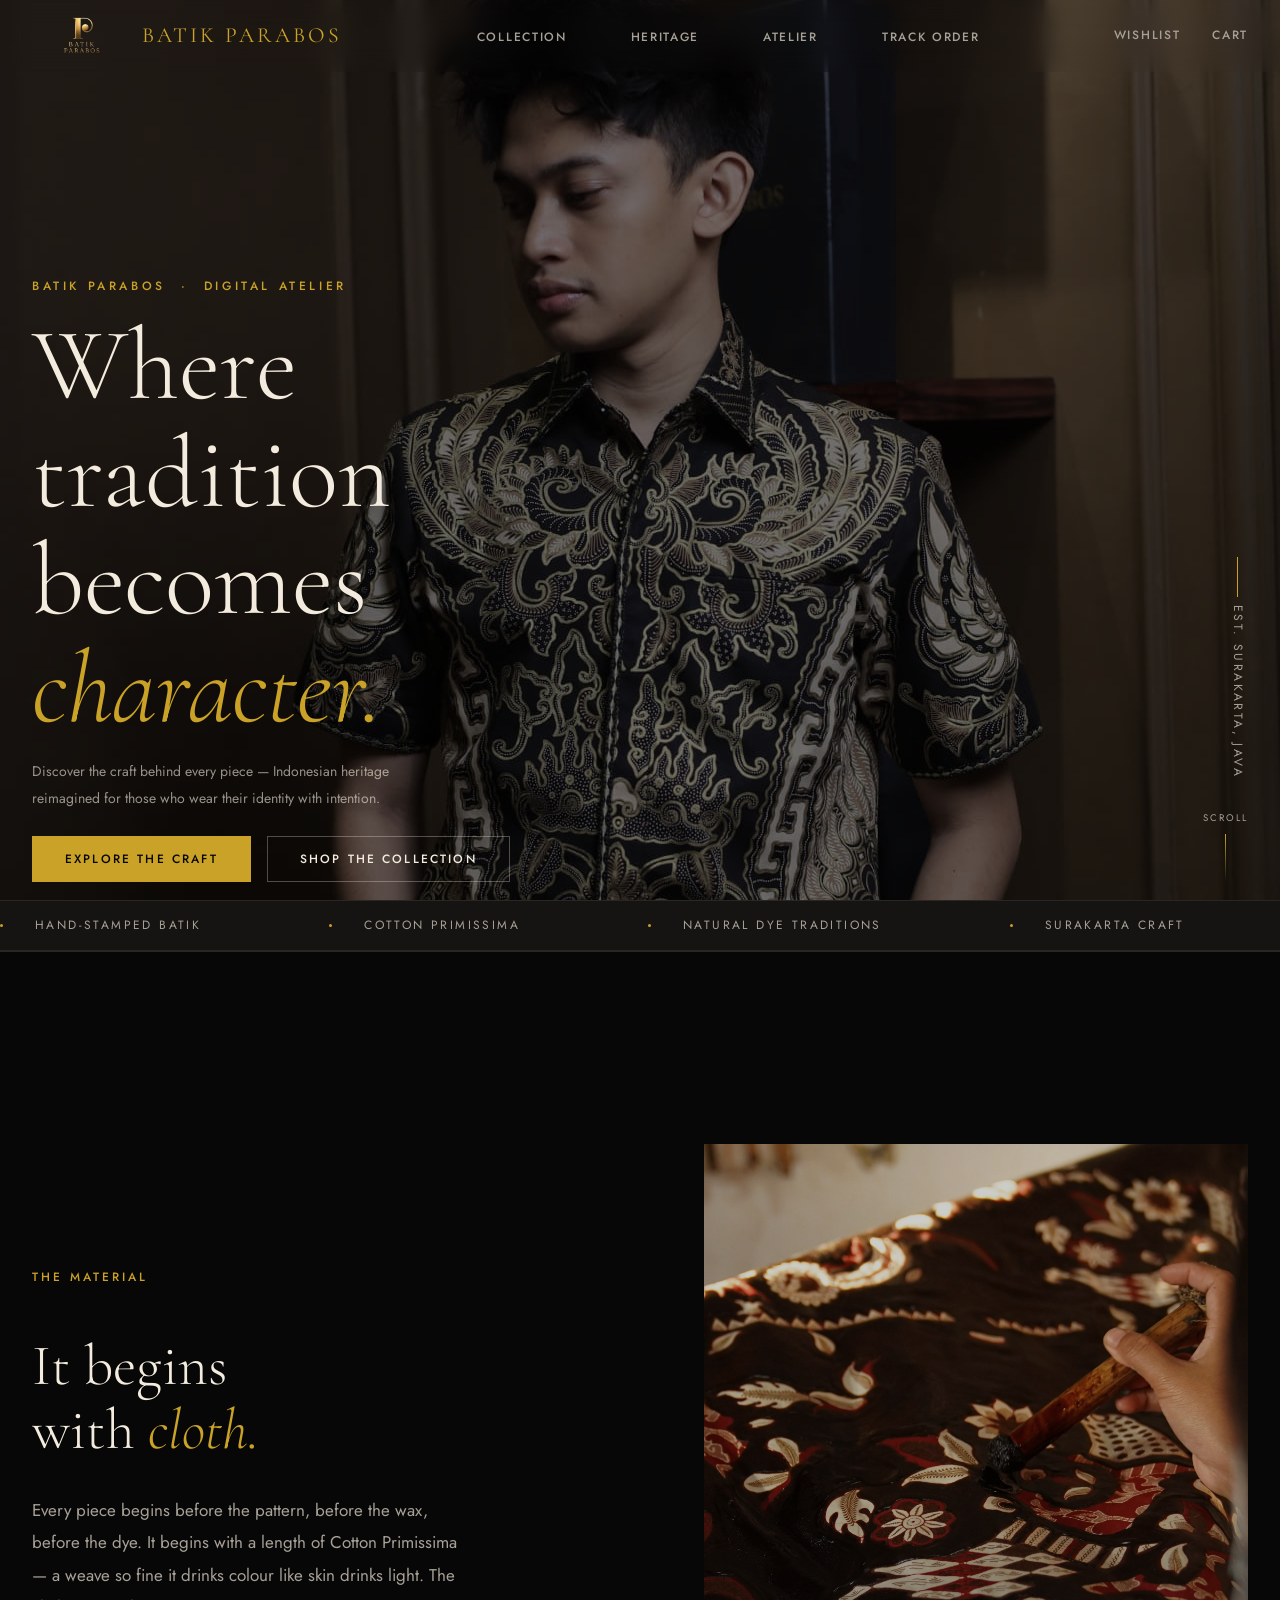
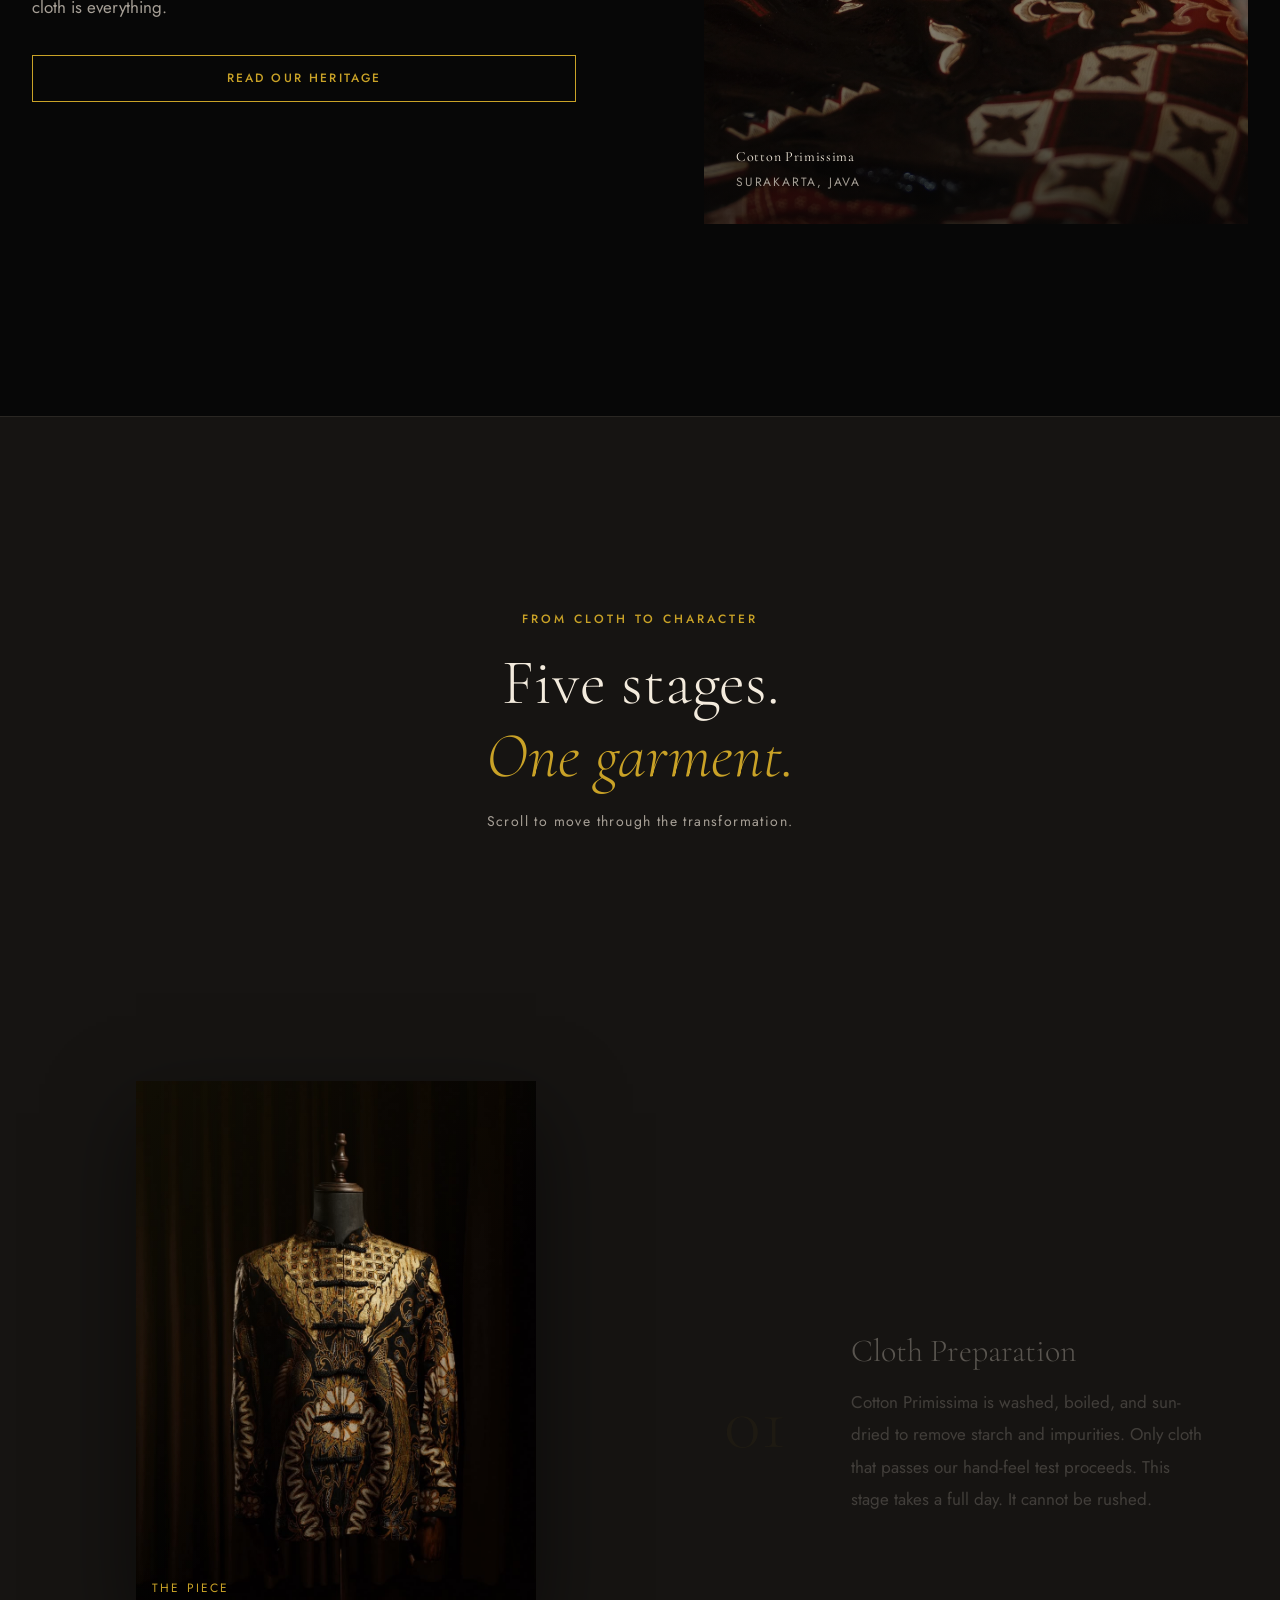
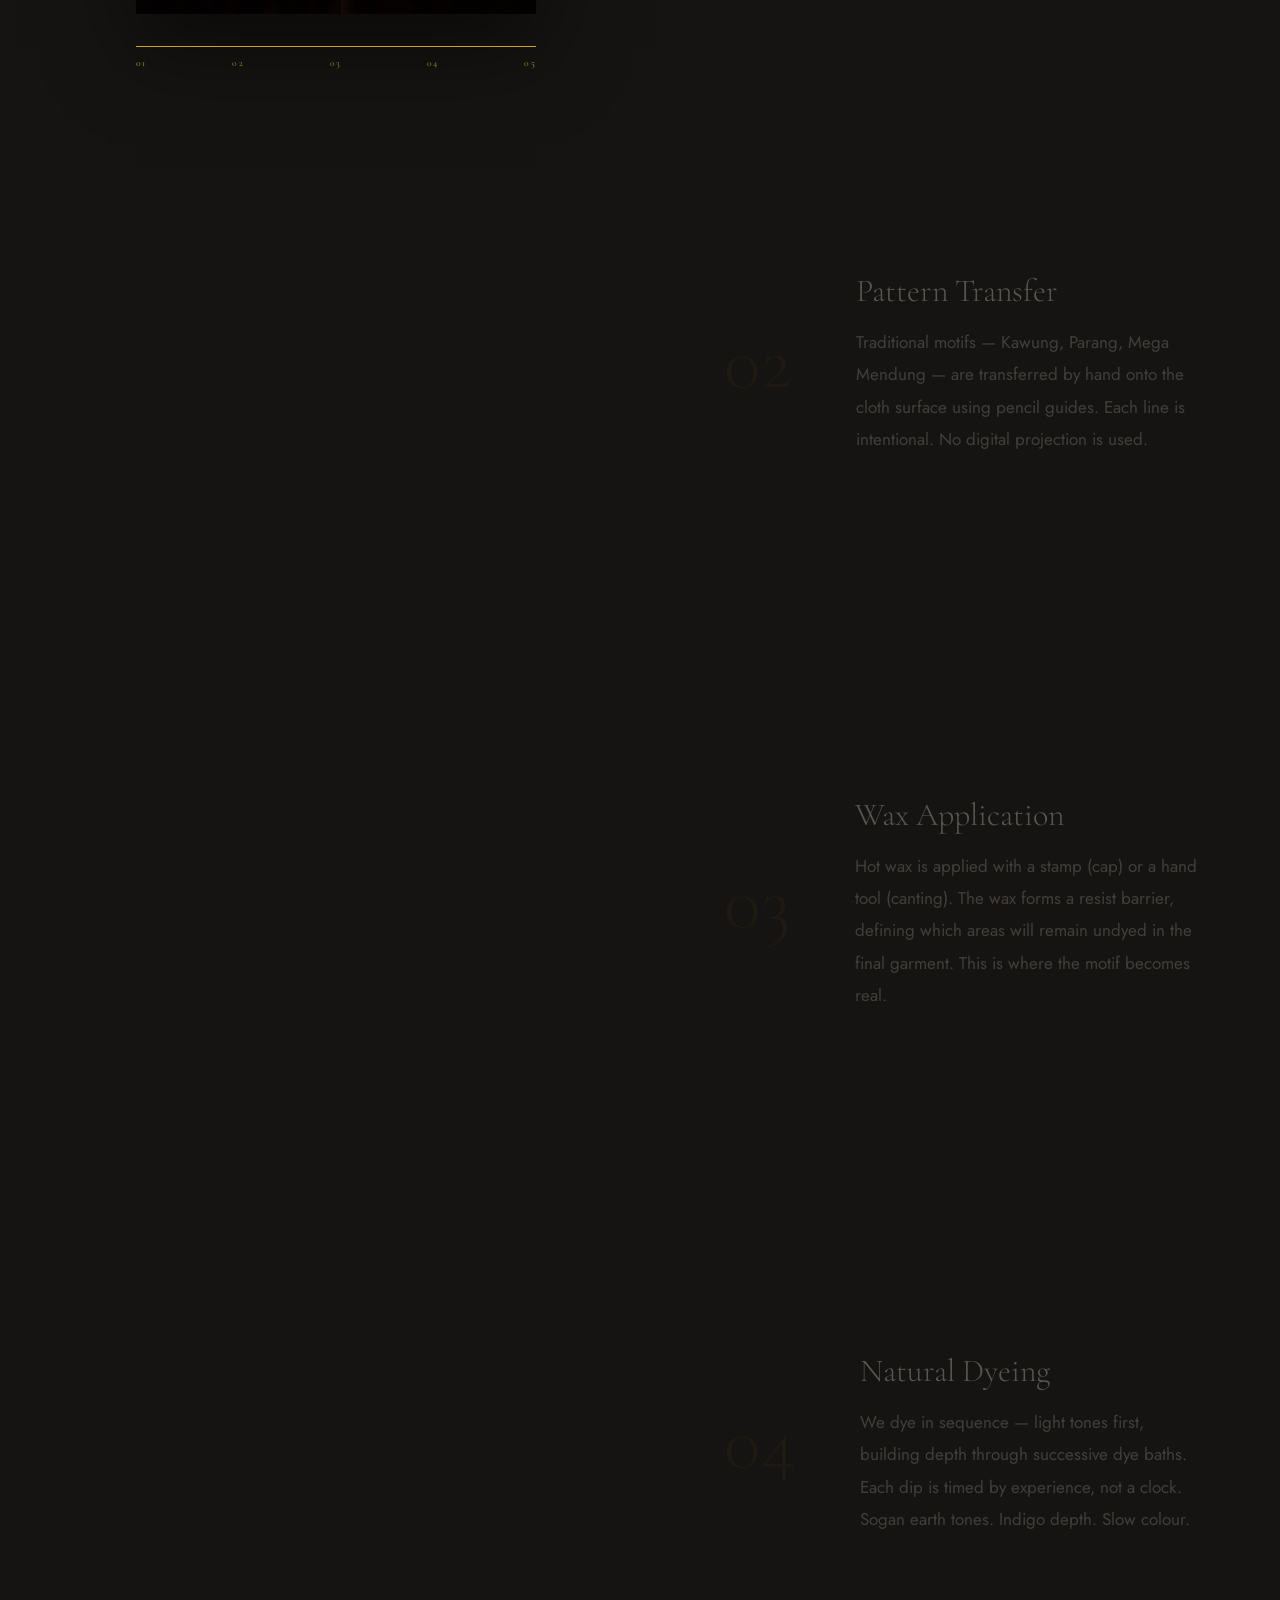
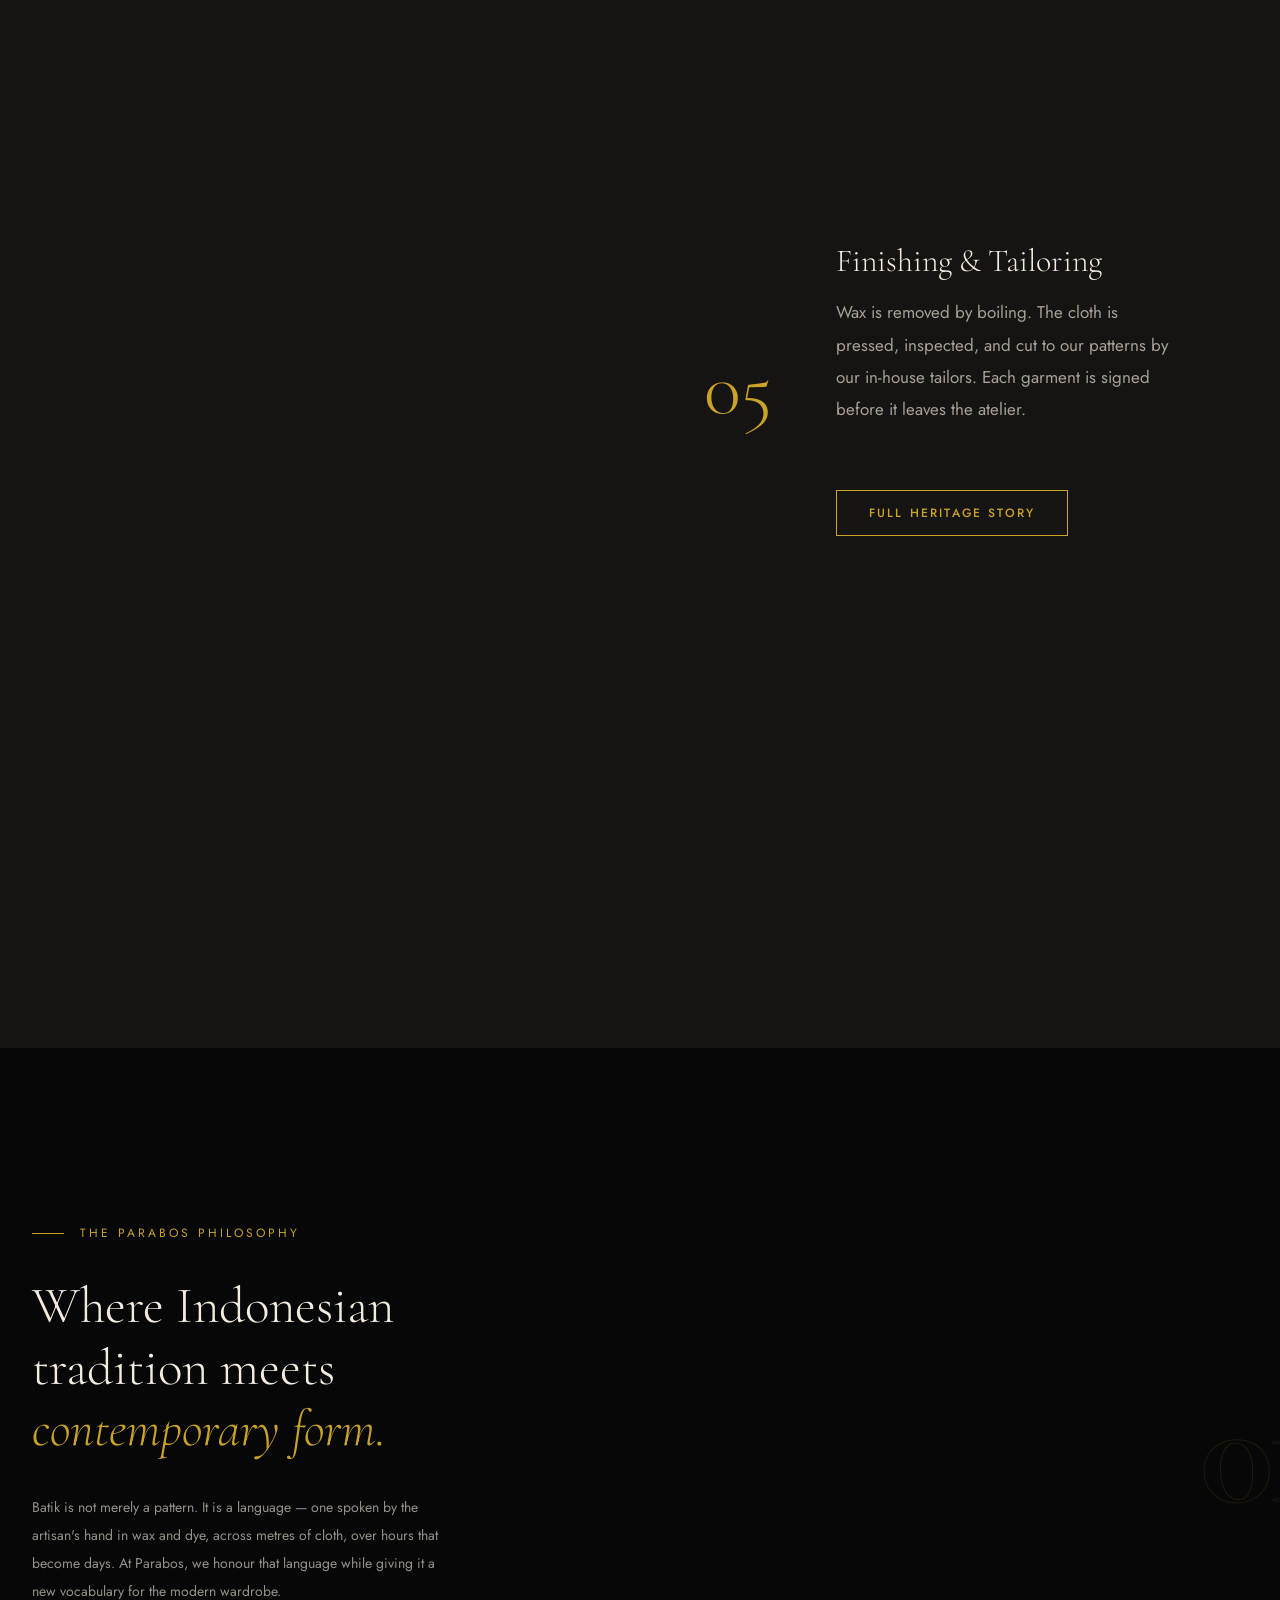
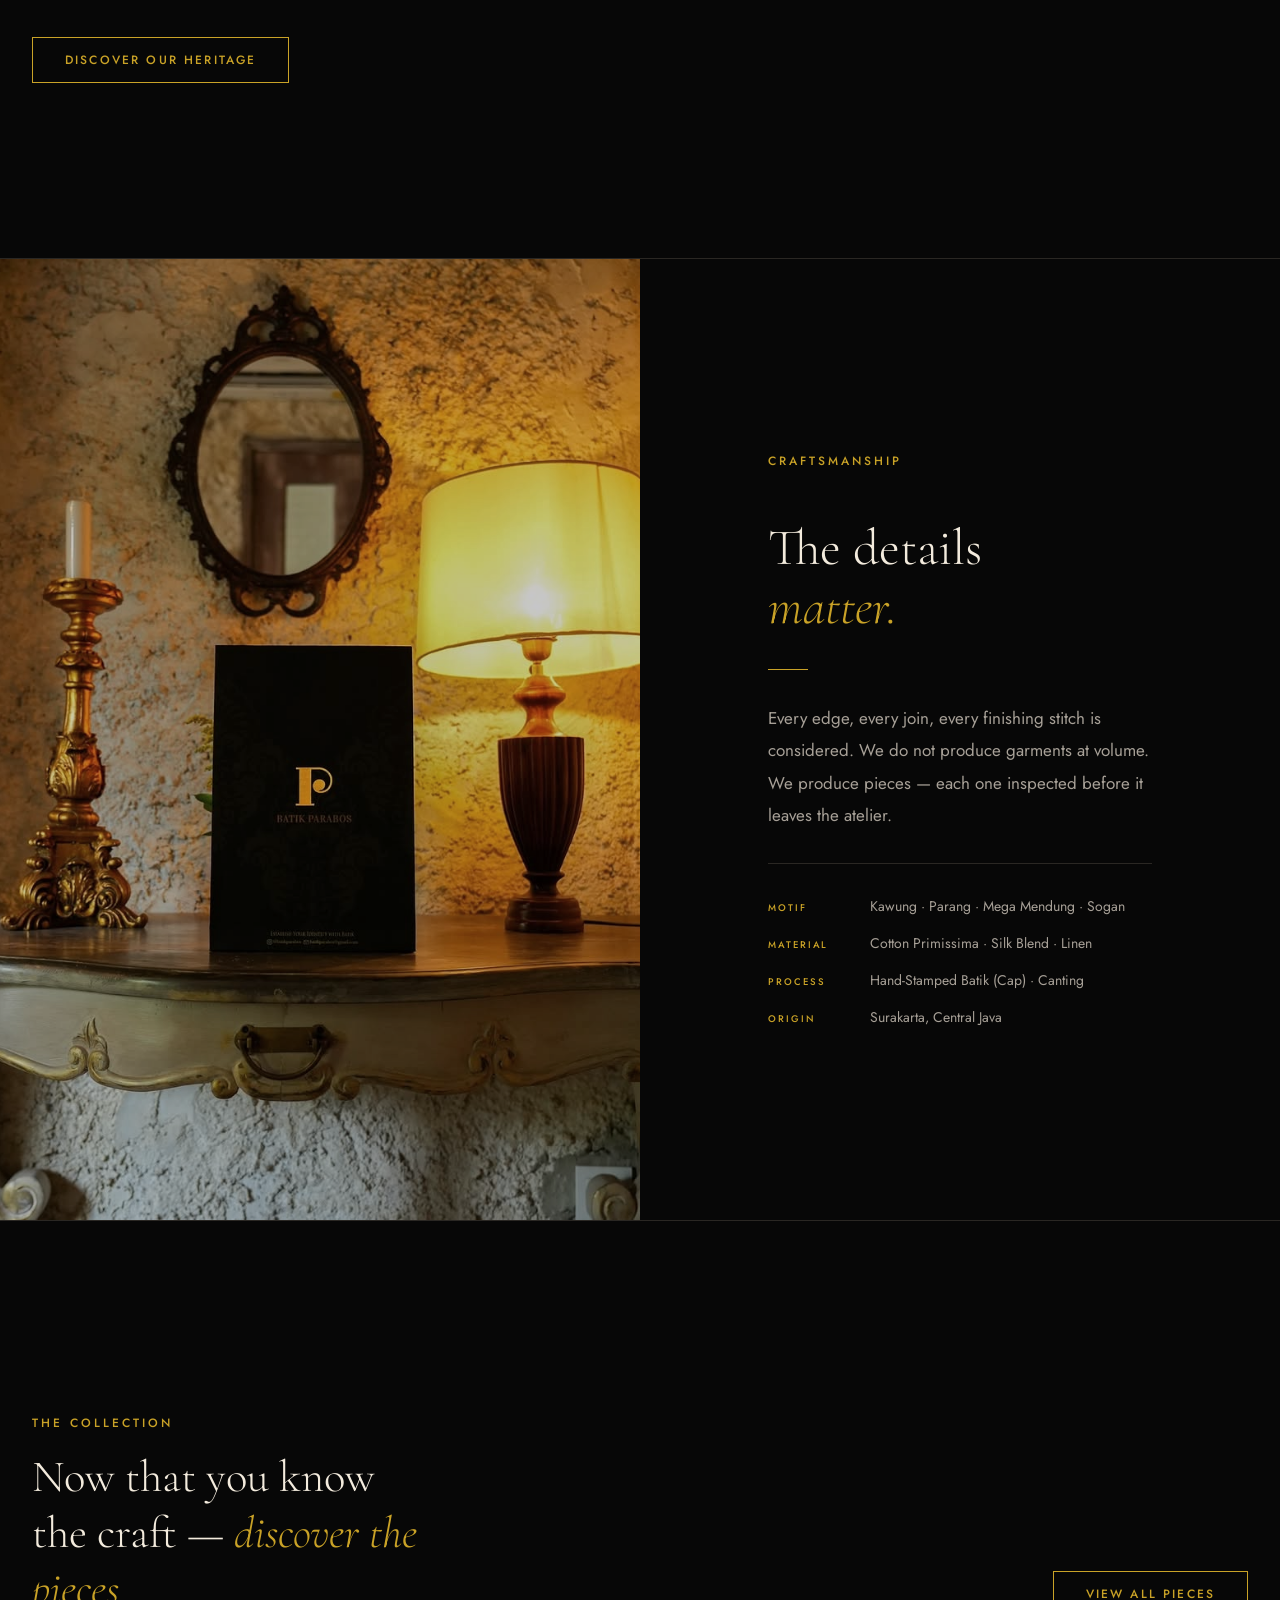
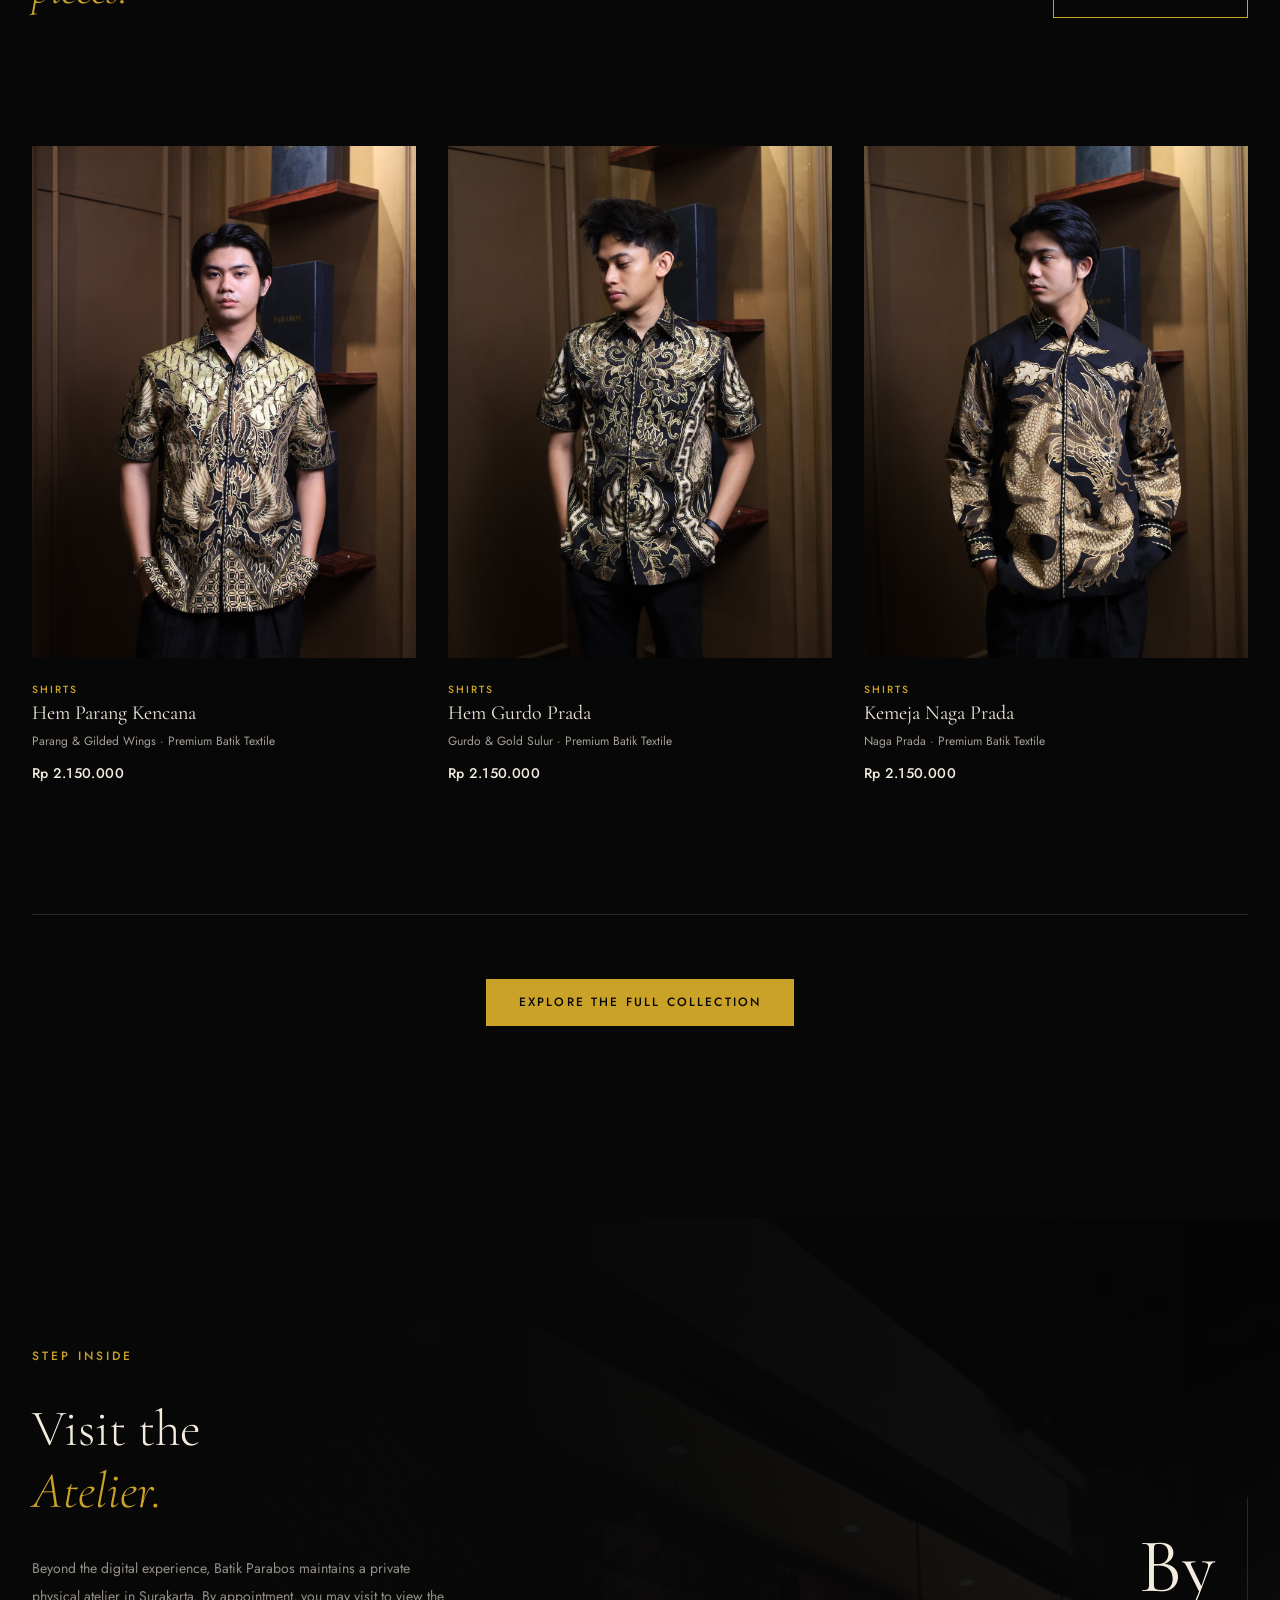
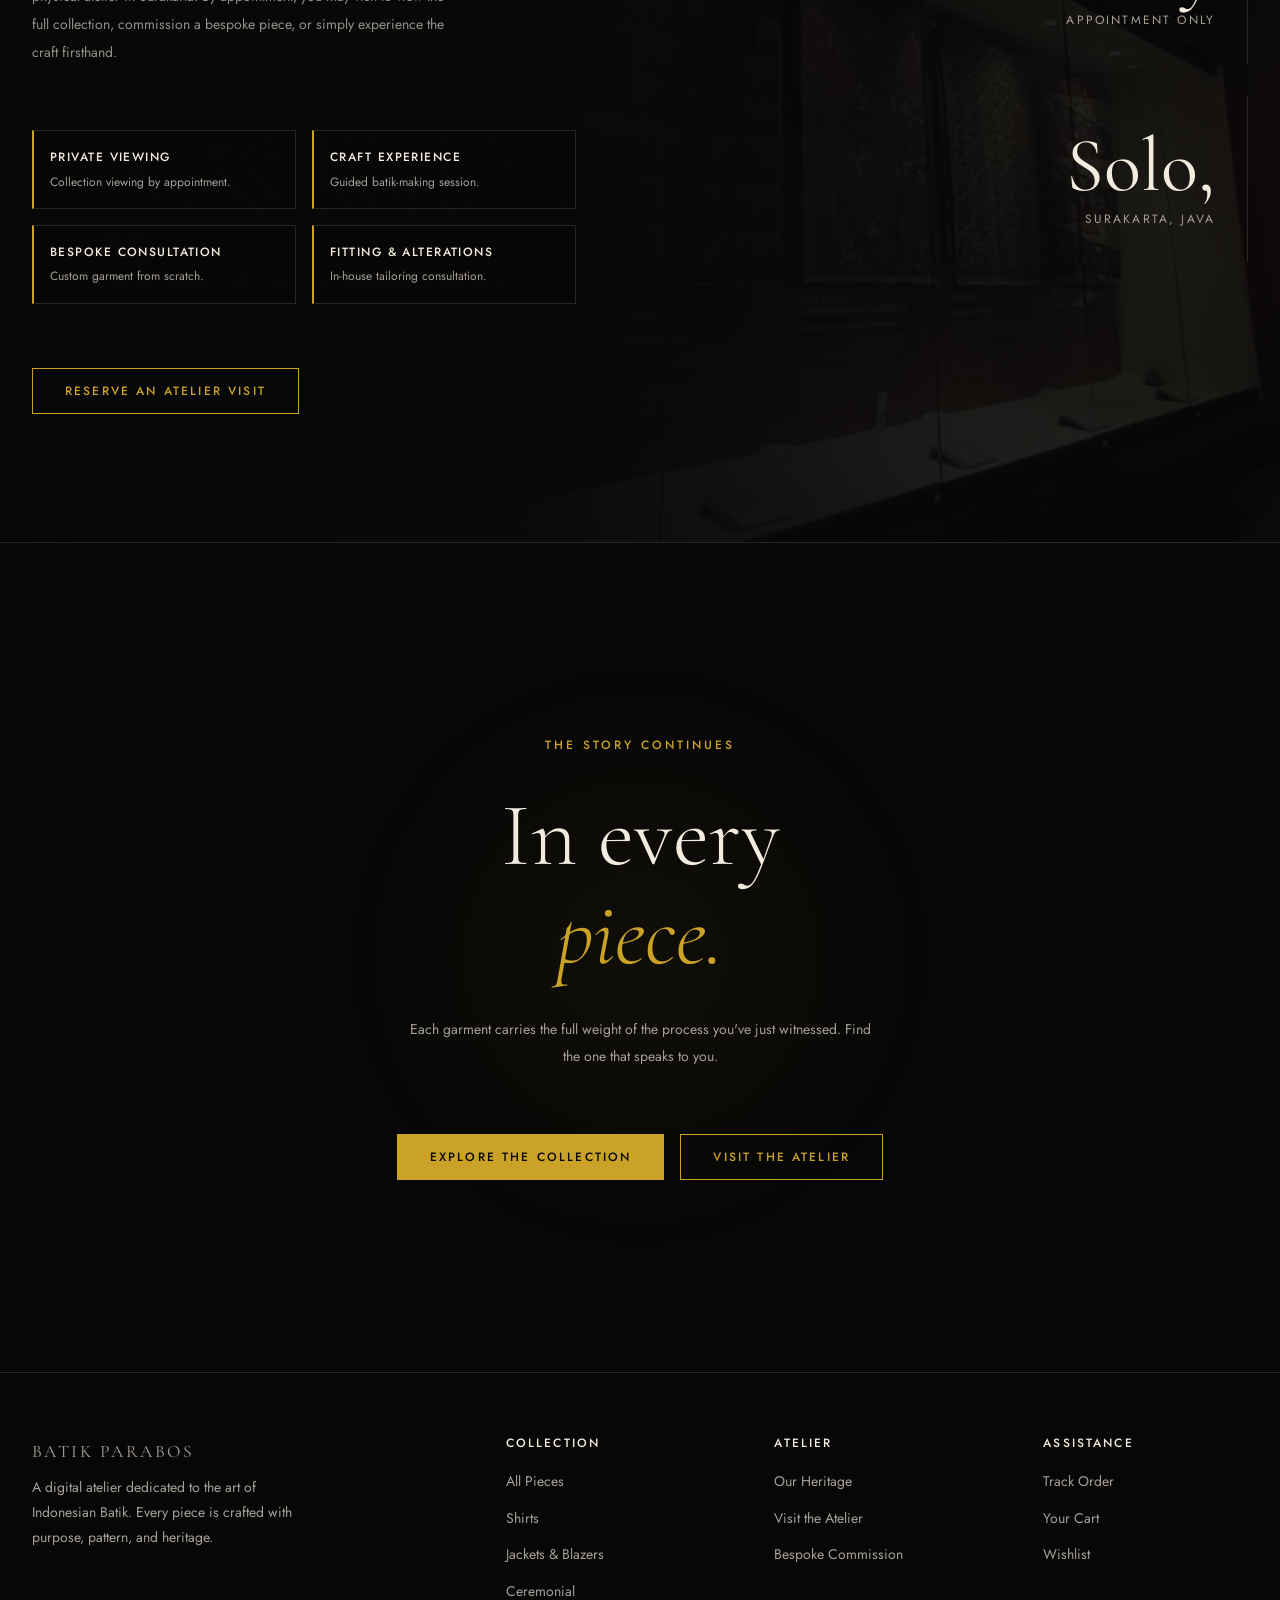
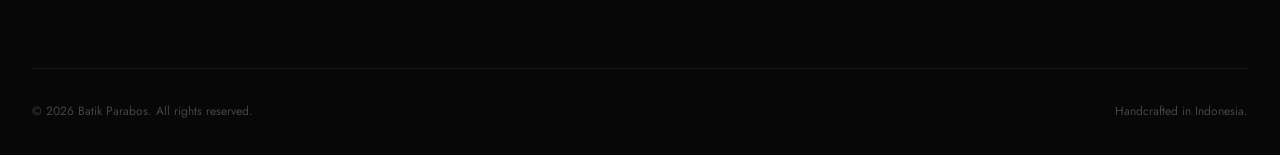
<file: index.html>
<!DOCTYPE html>
<html lang="en">
<head>
  <meta charset="UTF-8">
  <meta name="viewport" content="width=device-width, initial-scale=1.0">

  <title>Batik Parabos — Digital Atelier</title>
  <meta name="description" content="Batik Parabos is a digital atelier celebrating the art of Indonesian Batik. Where tradition becomes character — discover the craft behind every piece.">

  <!-- Open Graph -->
  <meta property="og:title" content="Batik Parabos — Digital Atelier">
  <meta property="og:description" content="Where tradition becomes character. Discover the craft behind every piece.">
  <meta property="og:type" content="website">

  <!-- Preconnect for Google Fonts -->
  <link rel="preconnect" href="https://fonts.googleapis.com">
  <link rel="preconnect" href="https://fonts.gstatic.com" crossorigin>

  <!-- Foundation CSS -->
  <link rel="stylesheet" href="css/variables.css">
  <link rel="stylesheet" href="css/global.css">
  <link rel="stylesheet" href="css/components.css">

  <!-- Page-specific CSS -->
  <link rel="stylesheet" href="css/homepage.css">
</head>

<body>
  <!--
    Navbar & Footer are injected by:
    js/components/navbar.js
    js/components/footer.js
  -->

  <main id="main-content">

    <!-- ══════════════════════════════════════════════════════
         §1  HERO — Cinematic Gateway
    ══════════════════════════════════════════════════════ -->
    <section class="hero" aria-label="Hero">

      <div class="hero__bg"></div>

      <div class="hero__image-frame hero__parallax">
        <video 
          class="hero__media hero__video"
          src="https://parabos.online/__l5e/assets-v1/a1c9ec1b-d536-433f-be38-0cc360d6345f/parabos-showcase-audio.mp4"
          autoplay
          muted
          loop
          playsinline
          preload="metadata"
        ></video>
        <img
          class="hero__media hero__fallback-img"
          src="assets/images/tes.jpg"
          alt="A craftsman's hands carefully stamping a Batik pattern on fine cloth"
          width="1920"
          height="1080"
          fetchpriority="high"
        >
      </div>

      <div class="hero__content">
        <div class="container">

          <div class="hero__text-col">
            <span class="hero__kicker">Batik Parabos &nbsp;·&nbsp; Digital Atelier</span>

            <h1 class="hero__headline">
              Where tradition<br>
              becomes<br>
              <em>character.</em>
            </h1>

            <p class="hero__sub">
              Discover the craft behind every piece —
              Indonesian heritage reimagined for those
              who wear their identity with intention.
            </p>

            <div class="hero__actions">
              <a href="#craft-story" class="btn btn-primary hero__scroll-to">Explore the Craft</a>
              <a href="collection.html" class="btn btn-ghost">Shop the Collection</a>
            </div>
          </div>

          <div class="hero__meta-col">
            <p class="hero__vertical-text" aria-hidden="true">Est. Surakarta, Java</p>
            <div class="hero__scroll-cue" aria-hidden="true">
              <span>Scroll</span>
              <div class="hero__scroll-line"></div>
            </div>
          </div>

        </div>
      </div>

    </section>


    <!-- ══════════════════════════════════════════════════════
         §2  MARQUEE STRIP — Brand credentials
    ══════════════════════════════════════════════════════ -->
    <div class="marquee-strip" aria-hidden="true">
      <div class="marquee-track">
        <div class="marquee-item"><span class="marquee-dot"></span>Hand-Stamped Batik</div>
        <div class="marquee-item"><span class="marquee-dot"></span>Cotton Primissima</div>
        <div class="marquee-item"><span class="marquee-dot"></span>Natural Dye Traditions</div>
        <div class="marquee-item"><span class="marquee-dot"></span>Surakarta Craft</div>
        <div class="marquee-item"><span class="marquee-dot"></span>Contemporary Silhouettes</div>
        <div class="marquee-item"><span class="marquee-dot"></span>Bespoke Commissions</div>
        <div class="marquee-item"><span class="marquee-dot"></span>Private Atelier Visits</div>
        <div class="marquee-item"><span class="marquee-dot"></span>Five Stages of Craft</div>
        <div class="marquee-item"><span class="marquee-dot"></span>Hand-Stamped Batik</div>
        <div class="marquee-item"><span class="marquee-dot"></span>Cotton Primissima</div>
        <div class="marquee-item"><span class="marquee-dot"></span>Natural Dye Traditions</div>
        <div class="marquee-item"><span class="marquee-dot"></span>Surakarta Craft</div>
        <div class="marquee-item"><span class="marquee-dot"></span>Contemporary Silhouettes</div>
        <div class="marquee-item"><span class="marquee-dot"></span>Bespoke Commissions</div>
        <div class="marquee-item"><span class="marquee-dot"></span>Private Atelier Visits</div>
        <div class="marquee-item"><span class="marquee-dot"></span>Five Stages of Craft</div>
      </div>
    </div>


    <!-- ══════════════════════════════════════════════════════
         §3  MATERIAL — It begins with cloth
    ══════════════════════════════════════════════════════ -->
    <section class="material-intro" aria-label="Material">
      <div class="container">
        <div class="material-intro__layout">

          <div class="material-intro__text">
            <span class="eyebrow reveal">The Material</span>
            <h2 class="material-intro__headline reveal reveal--delay-1">
              It begins<br>with <em>cloth.</em>
            </h2>
            <p class="material-intro__body reveal reveal--delay-2">
              Every piece begins before the pattern, before the wax, before the dye.
              It begins with a length of Cotton Primissima — a weave so fine it drinks
              colour like skin drinks light. The cloth is everything.
            </p>
            <a href="heritage.html" class="btn btn-secondary reveal reveal--delay-3">
              Read Our Heritage
            </a>
          </div>

          <div class="material-intro__visual reveal reveal--delay-1">
            <div class="material-intro__cloth-wrap">
              <img
                src="assets/images/cloth.jpg"
                alt="Fine batik cloth texture"
                loading="lazy"
              >
              <div class="material-intro__cloth-overlay"></div>
              <div class="material-intro__cloth-caption">
                <span class="material-intro__caption-label">Cotton Primissima</span>
                <span class="material-intro__caption-sub">Surakarta, Java</span>
              </div>
            </div>
          </div>

        </div>
      </div>
    </section>


    <!-- ══════════════════════════════════════════════════════
         §4  CRAFT STORY — Interactive Scroll Process
         "From cloth to character"
    ══════════════════════════════════════════════════════ -->
    <section class="craft-story" id="craft-story" aria-label="The craft process">

      <div class="craft-story__header container">
        <span class="eyebrow reveal">From Cloth to Character</span>
        <h2 class="craft-story__headline reveal reveal--delay-1">
          Five stages.<br><em>One garment.</em>
        </h2>
        <p class="craft-story__sub reveal reveal--delay-2">
          Scroll to move through the transformation.
        </p>
      </div>

      <!-- Sticky scroll experience -->
      <div class="craft-story__scroll-zone" id="craft-scroll-zone">

        <!-- Left: sticky cloth canvas -->
        <div class="craft-story__sticky-panel" id="craft-sticky-panel" aria-hidden="true">
          <div class="craft-story__cloth" id="craft-cloth">

            <!-- Stage layers — JS controls opacity/transform via scroll progress -->
            <div class="craft-layer craft-layer--base" id="craft-layer-0">
              <img src="assets/images/raw_cloth.jpg" alt="" aria-hidden="true">
              <div class="craft-layer__overlay craft-overlay--raw"></div>
              <div class="craft-layer__label">Raw Cloth</div>
            </div>

            <div class="craft-layer craft-layer--pattern" id="craft-layer-1">
              <div class="craft-pattern-grid" aria-hidden="true">
                <!-- SVG pattern lines drawn via CSS + JS -->
                <svg class="craft-pattern-svg" viewBox="0 0 400 400" xmlns="http://www.w3.org/2000/svg" aria-hidden="true">
                  <!-- Kawung circle motif — simplified -->
                  <g class="pattern-kawung" fill="none" stroke="rgba(201,162,39,0.5)" stroke-width="0.8">
                    <circle cx="100" cy="100" r="40"/>
                    <circle cx="200" cy="100" r="40"/>
                    <circle cx="300" cy="100" r="40"/>
                    <circle cx="100" cy="200" r="40"/>
                    <circle cx="200" cy="200" r="40"/>
                    <circle cx="300" cy="200" r="40"/>
                    <circle cx="100" cy="300" r="40"/>
                    <circle cx="200" cy="300" r="40"/>
                    <circle cx="300" cy="300" r="40"/>
                    <!-- Inner diamonds -->
                    <path d="M100,60 L140,100 L100,140 L60,100 Z"/>
                    <path d="M200,60 L240,100 L200,140 L160,100 Z"/>
                    <path d="M300,60 L340,100 L300,140 L260,100 Z"/>
                    <path d="M100,160 L140,200 L100,240 L60,200 Z"/>
                    <path d="M200,160 L240,200 L200,240 L160,200 Z"/>
                    <path d="M300,160 L340,200 L300,240 L260,200 Z"/>
                    <path d="M100,260 L140,300 L100,340 L60,300 Z"/>
                    <path d="M200,260 L240,300 L200,340 L160,300 Z"/>
                    <path d="M300,260 L340,300 L300,340 L260,300 Z"/>
                  </g>
                </svg>
              </div>
              <div class="craft-layer__label">Pattern Transferred</div>
            </div>

            <div class="craft-layer craft-layer--wax" id="craft-layer-2">
              <div class="craft-wax-effect" aria-hidden="true">
                <div class="wax-canting" id="wax-canting"></div>
                <div class="wax-lines" id="wax-lines"></div>
              </div>
              <div class="craft-layer__label">Wax Applied</div>
            </div>

            <div class="craft-layer craft-layer--dye" id="craft-layer-3">
              <img src="assets/images/dye.jpg" alt="" class="dye-pool-img" aria-hidden="true">
              <div class="craft-layer__label">Dye Spreads</div>
            </div>

            <div class="craft-layer craft-layer--final" id="craft-layer-4">
              <img src="assets/images/final.jpeg" alt="" aria-hidden="true">
              <div class="craft-layer__overlay craft-overlay--final"></div>
              <div class="craft-layer__label craft-layer__label--gold">The Piece</div>
            </div>

          </div>

          <!-- Stage progress bar -->
          <div class="craft-story__progress" aria-hidden="true">
            <div class="craft-progress-track">
              <div class="craft-progress-fill" id="craft-progress-fill"></div>
            </div>
            <div class="craft-progress-steps">
              <span class="craft-progress-step" data-step="0">01</span>
              <span class="craft-progress-step" data-step="1">02</span>
              <span class="craft-progress-step" data-step="2">03</span>
              <span class="craft-progress-step" data-step="3">04</span>
              <span class="craft-progress-step" data-step="4">05</span>
            </div>
          </div>
        </div>

        <!-- Right: scrollable stage descriptions -->
        <div class="craft-story__stages" id="craft-stages">

          <div class="craft-stage" data-stage="0">
            <span class="craft-stage__number">01</span>
            <div class="craft-stage__content">
              <h3 class="craft-stage__title">Cloth Preparation</h3>
              <p class="craft-stage__body">
                Cotton Primissima is washed, boiled, and sun-dried to remove starch
                and impurities. Only cloth that passes our hand-feel test proceeds.
                This stage takes a full day. It cannot be rushed.
              </p>
            </div>
          </div>

          <div class="craft-stage" data-stage="1">
            <span class="craft-stage__number">02</span>
            <div class="craft-stage__content">
              <h3 class="craft-stage__title">Pattern Transfer</h3>
              <p class="craft-stage__body">
                Traditional motifs — Kawung, Parang, Mega Mendung — are transferred
                by hand onto the cloth surface using pencil guides. Each line is
                intentional. No digital projection is used.
              </p>
            </div>
          </div>

          <div class="craft-stage" data-stage="2">
            <span class="craft-stage__number">03</span>
            <div class="craft-stage__content">
              <h3 class="craft-stage__title">Wax Application</h3>
              <p class="craft-stage__body">
                Hot wax is applied with a stamp (cap) or a hand tool (canting).
                The wax forms a resist barrier, defining which areas will remain
                undyed in the final garment. This is where the motif becomes real.
              </p>
            </div>
          </div>

          <div class="craft-stage" data-stage="3">
            <span class="craft-stage__number">04</span>
            <div class="craft-stage__content">
              <h3 class="craft-stage__title">Natural Dyeing</h3>
              <p class="craft-stage__body">
                We dye in sequence — light tones first, building depth through
                successive dye baths. Each dip is timed by experience, not a clock.
                Sogan earth tones. Indigo depth. Slow colour.
              </p>
            </div>
          </div>

          <div class="craft-stage" data-stage="4">
            <span class="craft-stage__number">05</span>
            <div class="craft-stage__content">
              <h3 class="craft-stage__title">Finishing &amp; Tailoring</h3>
              <p class="craft-stage__body">
                Wax is removed by boiling. The cloth is pressed, inspected, and
                cut to our patterns by our in-house tailors. Each garment is
                signed before it leaves the atelier.
              </p>
              <a href="heritage.html" class="btn btn-secondary craft-stage__cta">
                Full Heritage Story
              </a>
            </div>
          </div>

        </div>

      </div><!-- /.craft-story__scroll-zone -->
    </section>


    <!-- ══════════════════════════════════════════════════════
         §5  IMMERSIVE / PHILOSOPHY PANEL
    ══════════════════════════════════════════════════════ -->
    <section class="immersive" aria-label="About Batik Parabos">

      <div class="immersive__bg-layer" aria-hidden="true">
        <img
          src="assets/images/philosophy.jpg"
          alt=""
          width="1920"
          height="1080"
          loading="lazy"
        >
      </div>

      <div class="container" style="position:relative; z-index:2;">
        <div class="immersive__content">

          <p class="immersive__label">The Parabos Philosophy</p>

          <h2 class="immersive__headline reveal">
            Where Indonesian<br>
            tradition meets<br>
            <em>contemporary form.</em>
          </h2>

          <p class="immersive__body reveal reveal--delay-1">
            Batik is not merely a pattern. It is a language — one spoken by the
            artisan's hand in wax and dye, across metres of cloth, over hours
            that become days. At Parabos, we honour that language while giving
            it a new vocabulary for the modern wardrobe.
          </p>

          <a href="heritage.html" class="btn btn-secondary reveal reveal--delay-2">
            Discover Our Heritage
          </a>

        </div>
      </div>

      <span class="immersive__number" aria-hidden="true">01</span>

    </section>


    <!-- ══════════════════════════════════════════════════════
         §6  DETAILS MATTER — Editorial Craftsmanship
    ══════════════════════════════════════════════════════ -->
    <section class="details-matter" aria-label="Craftsmanship detail">
      <div class="details-matter__layout">

        <div class="details-matter__image-block">
          <img
            src="assets/images/craftmanship.jpg"
            alt="Close-up of batik pattern detail"
            loading="lazy"
          >
        </div>

        <div class="details-matter__text-block">
          <span class="eyebrow reveal">Craftsmanship</span>
          <h2 class="details-matter__headline reveal reveal--delay-1">
            The details<br><em>matter.</em>
          </h2>
          <div class="details-matter__divider" aria-hidden="true"></div>
          <p class="details-matter__body reveal reveal--delay-2">
            Every edge, every join, every finishing stitch is considered.
            We do not produce garments at volume. We produce pieces —
            each one inspected before it leaves the atelier.
          </p>
          <div class="details-matter__specs reveal reveal--delay-2">
            <div class="details-spec">
              <span class="details-spec__label">Motif</span>
              <span class="details-spec__value">Kawung · Parang · Mega Mendung · Sogan</span>
            </div>
            <div class="details-spec">
              <span class="details-spec__label">Material</span>
              <span class="details-spec__value">Cotton Primissima · Silk Blend · Linen</span>
            </div>
            <div class="details-spec">
              <span class="details-spec__label">Process</span>
              <span class="details-spec__value">Hand-Stamped Batik (Cap) · Canting</span>
            </div>
            <div class="details-spec">
              <span class="details-spec__label">Origin</span>
              <span class="details-spec__value">Surakarta, Central Java</span>
            </div>
          </div>
        </div>

      </div>
    </section>


    <!-- ══════════════════════════════════════════════════════
         §7  COLLECTION PREVIEW
    ══════════════════════════════════════════════════════ -->
    <section class="collection-preview" aria-labelledby="collection-heading">
      <div class="container">

        <div class="collection-preview__header">
          <div>
            <span class="eyebrow reveal">The Collection</span>
            <h2 class="collection-preview__headline reveal reveal--delay-1" id="collection-heading">
              Now that you know<br>the craft — <em>discover the pieces.</em>
            </h2>
          </div>
          <a href="collection.html" class="btn btn-secondary reveal collection-preview__header-cta">
            View All Pieces
          </a>
        </div>

        <!-- Cards are injected by homepage.js from products.js -->
        <div
          class="collection-preview__grid"
          id="collection-preview-grid"
          role="list"
          aria-label="Featured Collection"
        ></div>

        <div class="collection-preview__footer">
          <a href="collection.html" class="btn btn-primary reveal">
            Explore the Full Collection
          </a>
        </div>

      </div>
    </section>


    <!-- ══════════════════════════════════════════════════════
         §8  ATELIER SECTION
    ══════════════════════════════════════════════════════ -->
    <section class="atelier" aria-labelledby="atelier-heading">

      <div class="atelier__bg" aria-hidden="true">
        <img
          src="assets/images/museum.jpg"
          alt=""
          width="1920"
          height="1080"
          loading="lazy"
        >
      </div>

      <div class="container">
        <div class="atelier__inner">

          <div class="atelier__left">
            <p class="atelier__label eyebrow reveal">Step Inside</p>

            <h2 class="atelier__headline reveal reveal--delay-1" id="atelier-heading">
              Visit the<br><em>Atelier.</em>
            </h2>

            <p class="atelier__body reveal reveal--delay-2">
              Beyond the digital experience, Batik Parabos maintains a private
              physical atelier in Surakarta. By appointment, you may visit to
              view the full collection, commission a bespoke piece, or simply
              experience the craft firsthand.
            </p>

            <div class="atelier__features reveal reveal--delay-2">
              <div class="atelier__feature">
                <p class="atelier__feature-title">Private Viewing</p>
                <p class="atelier__feature-desc">Collection viewing by appointment.</p>
              </div>
              <div class="atelier__feature">
                <p class="atelier__feature-title">Craft Experience</p>
                <p class="atelier__feature-desc">Guided batik-making session.</p>
              </div>
              <div class="atelier__feature">
                <p class="atelier__feature-title">Bespoke Consultation</p>
                <p class="atelier__feature-desc">Custom garment from scratch.</p>
              </div>
              <div class="atelier__feature">
                <p class="atelier__feature-title">Fitting &amp; Alterations</p>
                <p class="atelier__feature-desc">In-house tailoring consultation.</p>
              </div>
            </div>

            <a href="atelier.html" class="btn btn-secondary reveal reveal--delay-3">
              Reserve an Atelier Visit
            </a>
          </div>

          <div class="atelier__right" aria-hidden="true">
            <div class="atelier__stat-block">
              <p class="atelier__stat-num">By</p>
              <p class="atelier__stat-label">Appointment Only</p>
            </div>
            <div class="atelier__stat-block">
              <p class="atelier__stat-num">Solo,</p>
              <p class="atelier__stat-label">Surakarta, Java</p>
            </div>
          </div>

        </div>
      </div>

    </section>


    <!-- ══════════════════════════════════════════════════════
         §9  FINAL CTA
    ══════════════════════════════════════════════════════ -->
    <section class="final-cta" aria-labelledby="final-cta-heading">
      <div class="container container--narrow">

        <span class="eyebrow final-cta__eyebrow reveal">The Story Continues</span>

        <h2 class="final-cta__headline reveal reveal--delay-1" id="final-cta-heading">
          In every<br><em>piece.</em>
        </h2>

        <p class="final-cta__sub reveal reveal--delay-2">
          Each garment carries the full weight of the process you've just witnessed.
          Find the one that speaks to you.
        </p>

        <div class="final-cta__actions reveal reveal--delay-3">
          <a href="collection.html" class="btn btn-primary">Explore the Collection</a>
          <a href="atelier.html"    class="btn btn-secondary">Visit the Atelier</a>
        </div>

      </div>
    </section>

  </main><!-- /#main-content -->

  <!-- Sound toggle — shown only near the craft-story section -->
  <button class="sound-toggle" id="sound-toggle"
          type="button"
          aria-label="Toggle ambient sound"
          aria-pressed="false">
    <span class="sound-toggle__icon" aria-hidden="true"></span>
    <span class="sound-toggle__label">Sound</span>
  </button>


  <!-- ══════════════════════════════════════════════════════
       SCRIPTS — Foundation first, then page-specific
  ══════════════════════════════════════════════════════ -->

  <!-- Foundation: data & state -->
  <script src="js/data/products.js"></script>
  <script src="js/state/storage.js"></script>
  <script src="js/state/cart.js"></script>
  <script src="js/state/wishlist.js"></script>
  <script src="js/state/orders.js"></script>
  <script src="js/state/appointments.js"></script>

  <!-- Foundation: utilities & shared components -->
  <script src="js/utils.js"></script>
  <script src="js/ui-sounds.js"></script>
  <script src="js/components/toast.js"></script>
  <script src="js/components/navbar.js"></script>
  <script src="js/components/footer.js"></script>

  <!-- Page-specific -->
  <script src="js/homepage.js"></script>
  <script src="js/soundscape.js"></script>

</body>
</html>
</file>
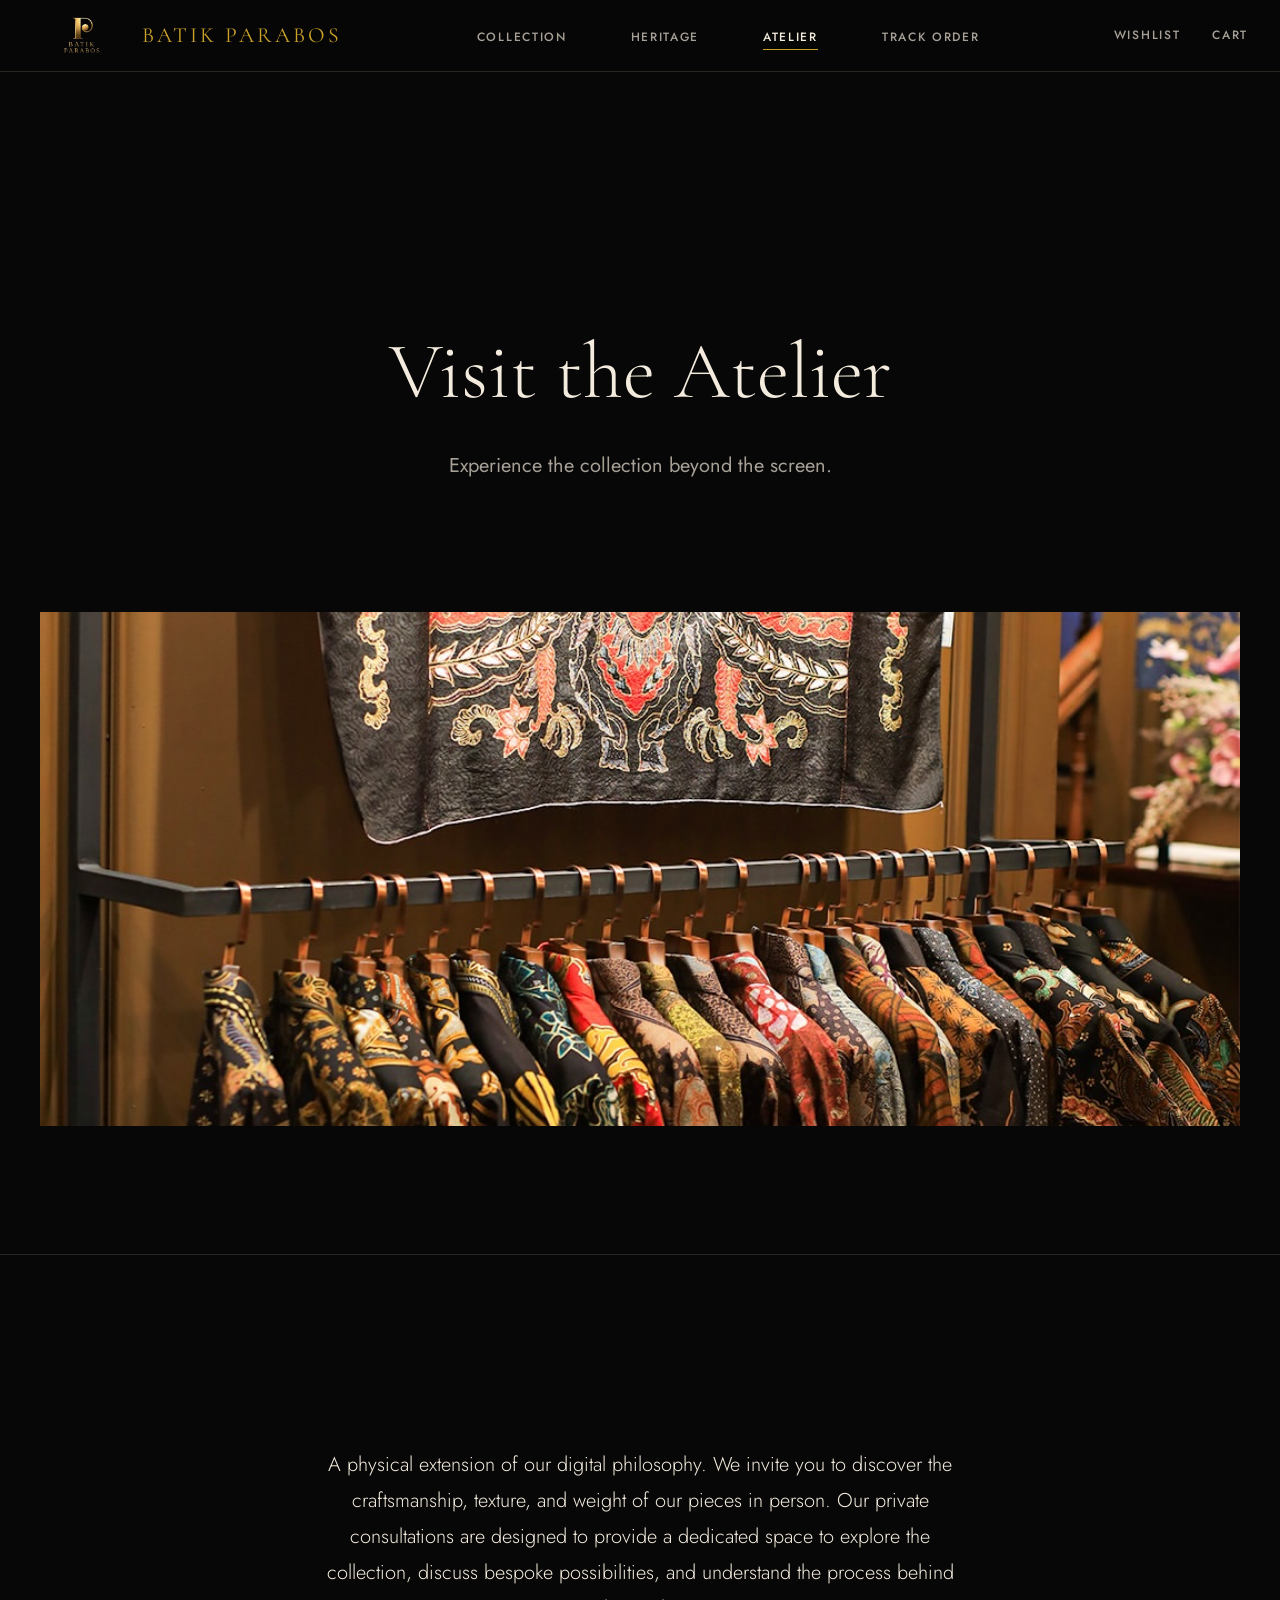
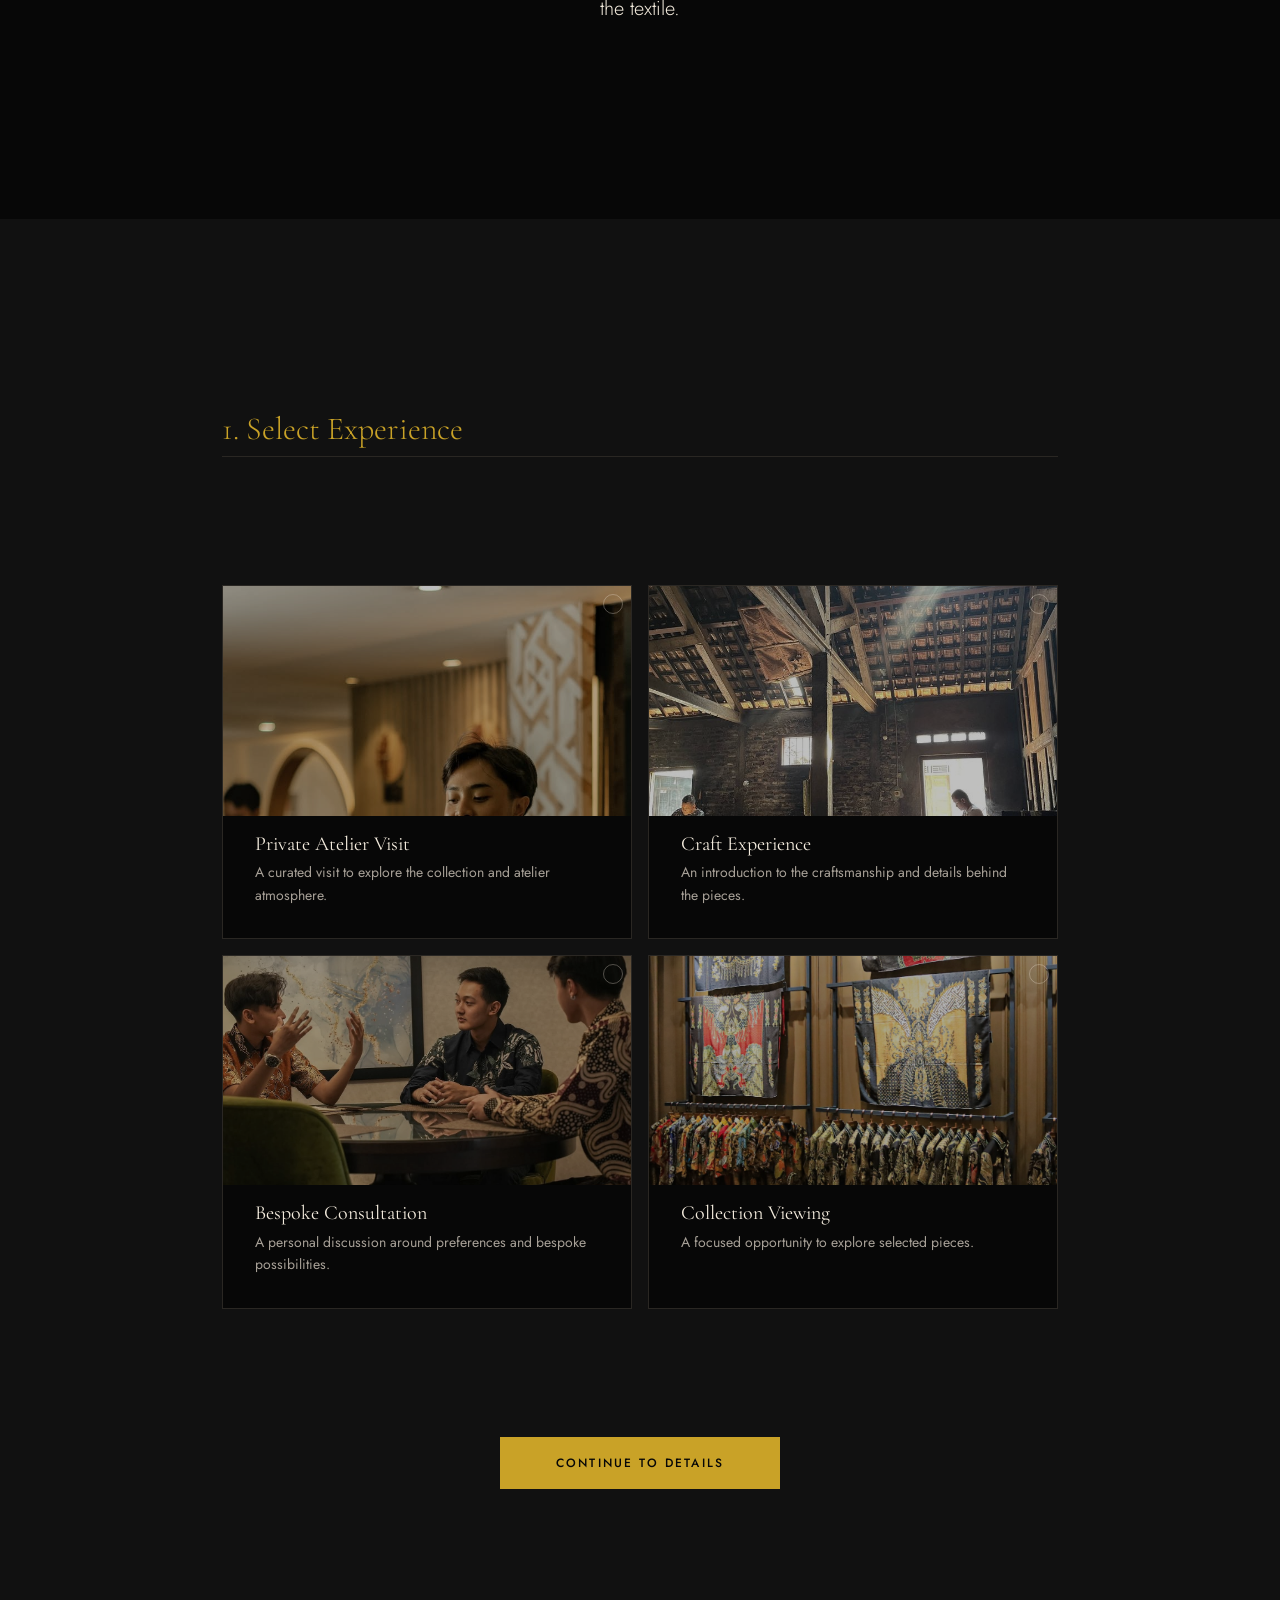
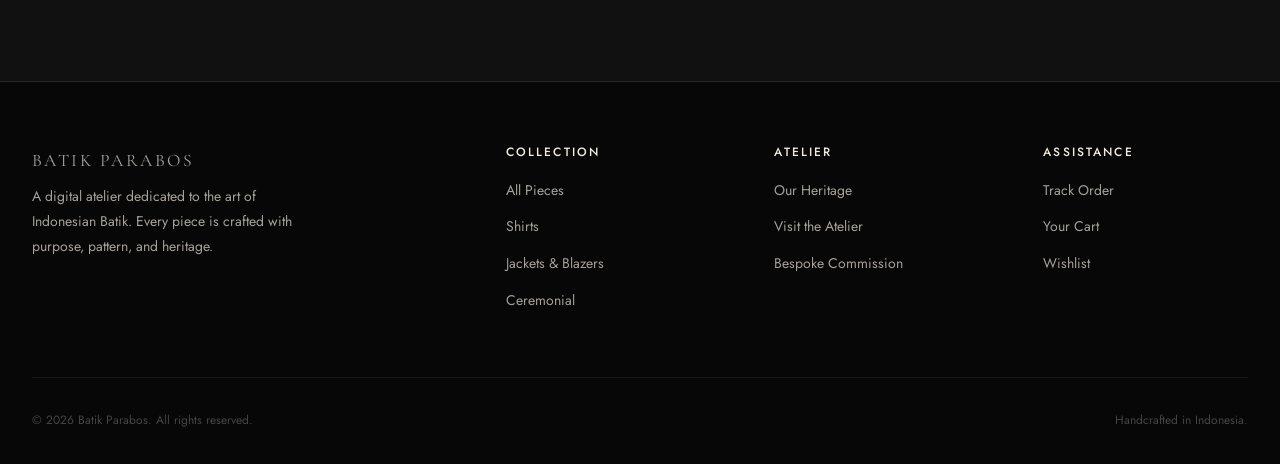
<file: atelier.html>
<!DOCTYPE html>
<html lang="en">
<head>
  <meta charset="UTF-8">
  <meta name="viewport" content="width=device-width, initial-scale=1.0">

  <title>Visit the Atelier — Batik Parabos</title>
  <meta name="description" content="Experience the collection beyond the screen. Request a private visit.">

  <!-- Preconnect for Google Fonts -->
  <link rel="preconnect" href="https://fonts.googleapis.com">
  <link rel="preconnect" href="https://fonts.gstatic.com" crossorigin>

  <!-- Foundation CSS -->
  <link rel="stylesheet" href="css/variables.css">
  <link rel="stylesheet" href="css/global.css">
  <link rel="stylesheet" href="css/components.css">

  <!-- Page-specific CSS -->
  <link rel="stylesheet" href="css/atelier.css">
</head>

<body>
  <!-- Navbar & Footer injected by JS -->

  <main id="main-content" class="atelier-page">
    
    <!-- HERO SECTION -->
    <section class="atelier-hero">
      <div class="container atelier-hero__container">
        <h1 class="atelier-hero__title">Visit the Atelier</h1>
        <p class="atelier-hero__desc">Experience the collection beyond the screen.</p>
      </div>
      <div class="atelier-hero__image-wrapper">
        <img src="assets/images/ateiler.jpg" alt="The Batik Parabos Atelier" class="atelier-hero__image">
      </div>
    </section>

    <!-- INTRODUCTION -->
    <section class="atelier-intro section-spacing">
      <div class="container atelier-intro__container">
        <p class="atelier-intro__text">
          A physical extension of our digital philosophy. We invite you to discover the craftsmanship, 
          texture, and weight of our pieces in person. Our private consultations are designed to provide 
          a dedicated space to explore the collection, discuss bespoke possibilities, and understand the 
          process behind the textile.
        </p>
      </div>
    </section>

    <!-- RESERVATION FLOW CONTAINER -->
    <section class="reservation-flow section-spacing" id="reservation-section">
      <div class="container reservation__container">
        
        <!-- DYNAMIC FORM STATE -->
        <div id="reservation-form-state">
          <form id="atelier-reservation-form" novalidate>
            
            <!-- STEP 1: EXPERIENCE OPTIONS -->
            <div id="step-1" class="form-step active">
              <h2 class="form-step__title">1. Select Experience</h2>
              <div class="experience-options">
                
                <label class="experience-card" for="exp-private">
                  <input type="radio" name="experience" id="exp-private" value="Private Atelier Visit" required>
                  <div class="experience-card__content">
                    <div class="experience-card__image">
                      <img id="visit-image" src="assets/images/visit.jpg" alt="Private Atelier Visit" style="object-position: center top;">
                      <div class="experience-card__marker"></div>
                    </div>
                    <div class="experience-card__text">
                      <h3 class="experience-card__title">Private Atelier Visit</h3>
                      <p class="experience-card__desc">A curated visit to explore the collection and atelier atmosphere.</p>
                    </div>
                  </div>
                </label>

                <label class="experience-card" for="exp-craft">
                  <input type="radio" name="experience" id="exp-craft" value="Craft Experience" required>
                  <div class="experience-card__content">
                    <div class="experience-card__image">
                      <img src="assets/images/craftman.jpg" alt="Craft Experience" style="object-position: center 40%;">
                      <div class="experience-card__marker"></div>
                    </div>
                    <div class="experience-card__text">
                      <h3 class="experience-card__title">Craft Experience</h3>
                      <p class="experience-card__desc">An introduction to the craftsmanship and details behind the pieces.</p>
                    </div>
                  </div>
                </label>

                <label class="experience-card" for="exp-bespoke">
                  <input type="radio" name="experience" id="exp-bespoke" value="Bespoke Consultation" required>
                  <div class="experience-card__content">
                    <div class="experience-card__image">
                      <img src="assets/images/bespoke.jpg" alt="Bespoke Consultation" style="object-position: 30% center;">
                      <div class="experience-card__marker"></div>
                    </div>
                    <div class="experience-card__text">
                      <h3 class="experience-card__title">Bespoke Consultation</h3>
                      <p class="experience-card__desc">A personal discussion around preferences and bespoke possibilities.</p>
                    </div>
                  </div>
                </label>

                <label class="experience-card" for="exp-collection">
                  <input type="radio" name="experience" id="exp-collection" value="Collection Viewing" required>
                  <div class="experience-card__content">
                    <div class="experience-card__image">
                      <img src="assets/images/collection-view.jpg" alt="Collection Viewing" style="object-position: 70% center;">
                      <div class="experience-card__marker"></div>
                    </div>
                    <div class="experience-card__text">
                      <h3 class="experience-card__title">Collection Viewing</h3>
                      <p class="experience-card__desc">A focused opportunity to explore selected pieces.</p>
                    </div>
                  </div>
                </label>

              </div>
              <div class="atelier-actions">
                <button type="button" class="btn btn-primary atelier-continue-btn" id="btn-next-1">Continue to Details</button>
              </div>
            </div>

            <!-- STEP 2: DETAILS -->
            <div id="step-2" class="form-step hidden">
              <h2 class="form-step__title">2. Reservation Details</h2>
              
              <div class="form-row form-row--multi">
                <div class="form-group">
                  <label for="res-date">Date</label>
                  <input type="date" id="res-date" name="date" required>
                </div>
                <div class="form-group">
                  <label for="res-time">Time</label>
                  <select id="res-time" name="time" required>
                    <option value="" disabled selected>Select a time</option>
                    <option value="10:00">10:00</option>
                    <option value="11:00">11:00</option>
                    <option value="13:00">13:00</option>
                    <option value="14:00">14:00</option>
                    <option value="15:00">15:00</option>
                    <option value="16:00">16:00</option>
                  </select>
                </div>
                <div class="form-group">
                  <label for="res-guests">Guests</label>
                  <select id="res-guests" name="guests" required>
                    <option value="1" selected>1</option>
                    <option value="2">2</option>
                    <option value="3">3</option>
                    <option value="4">4</option>
                  </select>
                </div>
              </div>

              <h3 class="form-step__subtitle mt-xl">Contact Information</h3>
              <div class="form-group">
                <label for="res-name">Full Name</label>
                <input type="text" id="res-name" name="name" placeholder="Enter your full name" required>
              </div>
              <div class="form-row form-row--multi">
                <div class="form-group">
                  <label for="res-email">Email</label>
                  <input type="email" id="res-email" name="email" placeholder="Enter your email" required>
                </div>
                <div class="form-group">
                  <label for="res-phone">Phone Number</label>
                  <input type="tel" id="res-phone" name="phone" placeholder="Enter your phone number" required>
                </div>
              </div>

              <div class="form-actions space-between mt-xl">
                <button type="button" class="btn btn-secondary" id="btn-back-2">Back</button>
                <button type="button" class="btn btn-primary" id="btn-next-2">Review Reservation</button>
              </div>
            </div>

            <!-- STEP 3: REVIEW -->
            <div id="step-3" class="form-step hidden">
              <h2 class="form-step__title">3. Review Reservation</h2>
              
              <div class="review-box">
                <div class="review-section">
                  <h4 class="review-section__title">Experience</h4>
                  <p id="review-experience" class="review-val"></p>
                  <p class="review-val"><span id="review-date"></span> at <span id="review-time"></span></p>
                  <p class="review-val"><span id="review-guests"></span> Guest(s)</p>
                </div>

                <div class="review-section">
                  <h4 class="review-section__title">Contact</h4>
                  <p id="review-name" class="review-val"></p>
                  <p id="review-email" class="review-val"></p>
                  <p id="review-phone" class="review-val"></p>
                </div>
              </div>

              <div class="form-actions space-between mt-xl">
                <button type="button" class="btn btn-secondary" id="btn-back-3">Back to Details</button>
                <button type="submit" class="btn btn-primary" id="btn-submit">Request Reservation</button>
              </div>
            </div>

          </form>
        </div> <!-- End Form State -->

        <!-- CONFIRMATION STATE -->
        <div id="reservation-confirmation-state" class="hidden">
          <div class="confirmation-box text-center">
            <h2 class="confirmation__title">Reservation Request Received</h2>
            <p class="confirmation__desc">Your reservation request has been recorded. This frontend experience does not represent a live availability confirmation.</p>
            
            <div class="confirmation-details text-left">
              <div class="conf-row">
                <span class="conf-label">Reservation ID</span>
                <span class="conf-val highlight" id="conf-id"></span>
              </div>
              <div class="conf-row">
                <span class="conf-label">Status</span>
                <span class="conf-val status-requested">REQUESTED</span>
              </div>
              <div class="conf-row">
                <span class="conf-label">Experience</span>
                <span class="conf-val" id="conf-exp"></span>
              </div>
              <div class="conf-row">
                <span class="conf-label">Date & Time</span>
                <span class="conf-val"><span id="conf-date"></span>, <span id="conf-time"></span></span>
              </div>
            </div>

            <div class="confirmation-actions mt-xl">
              <a href="heritage.html" class="btn btn-secondary">Return to Heritage</a>
              <a href="index.html" class="btn btn-primary">Back to Home</a>
            </div>
          </div>
        </div>

      </div>
    </section>

  </main>

  <!-- Scripts -->
  <script src="js/state/storage.js"></script>
  <script src="js/state/cart.js"></script>
  <script src="js/state/wishlist.js"></script>
  <script src="js/state/orders.js"></script>
  <script src="js/state/appointments.js"></script>
  
  <script src="js/utils.js"></script>
  <script src="js/ui-sounds.js"></script>
  <script src="js/components/toast.js"></script>
  <script src="js/components/navbar.js"></script>
  <script src="js/components/footer.js"></script>
  
  <!-- Page specific script -->
  <script src="js/atelier-page.js"></script>
</body>
</html>
</file>
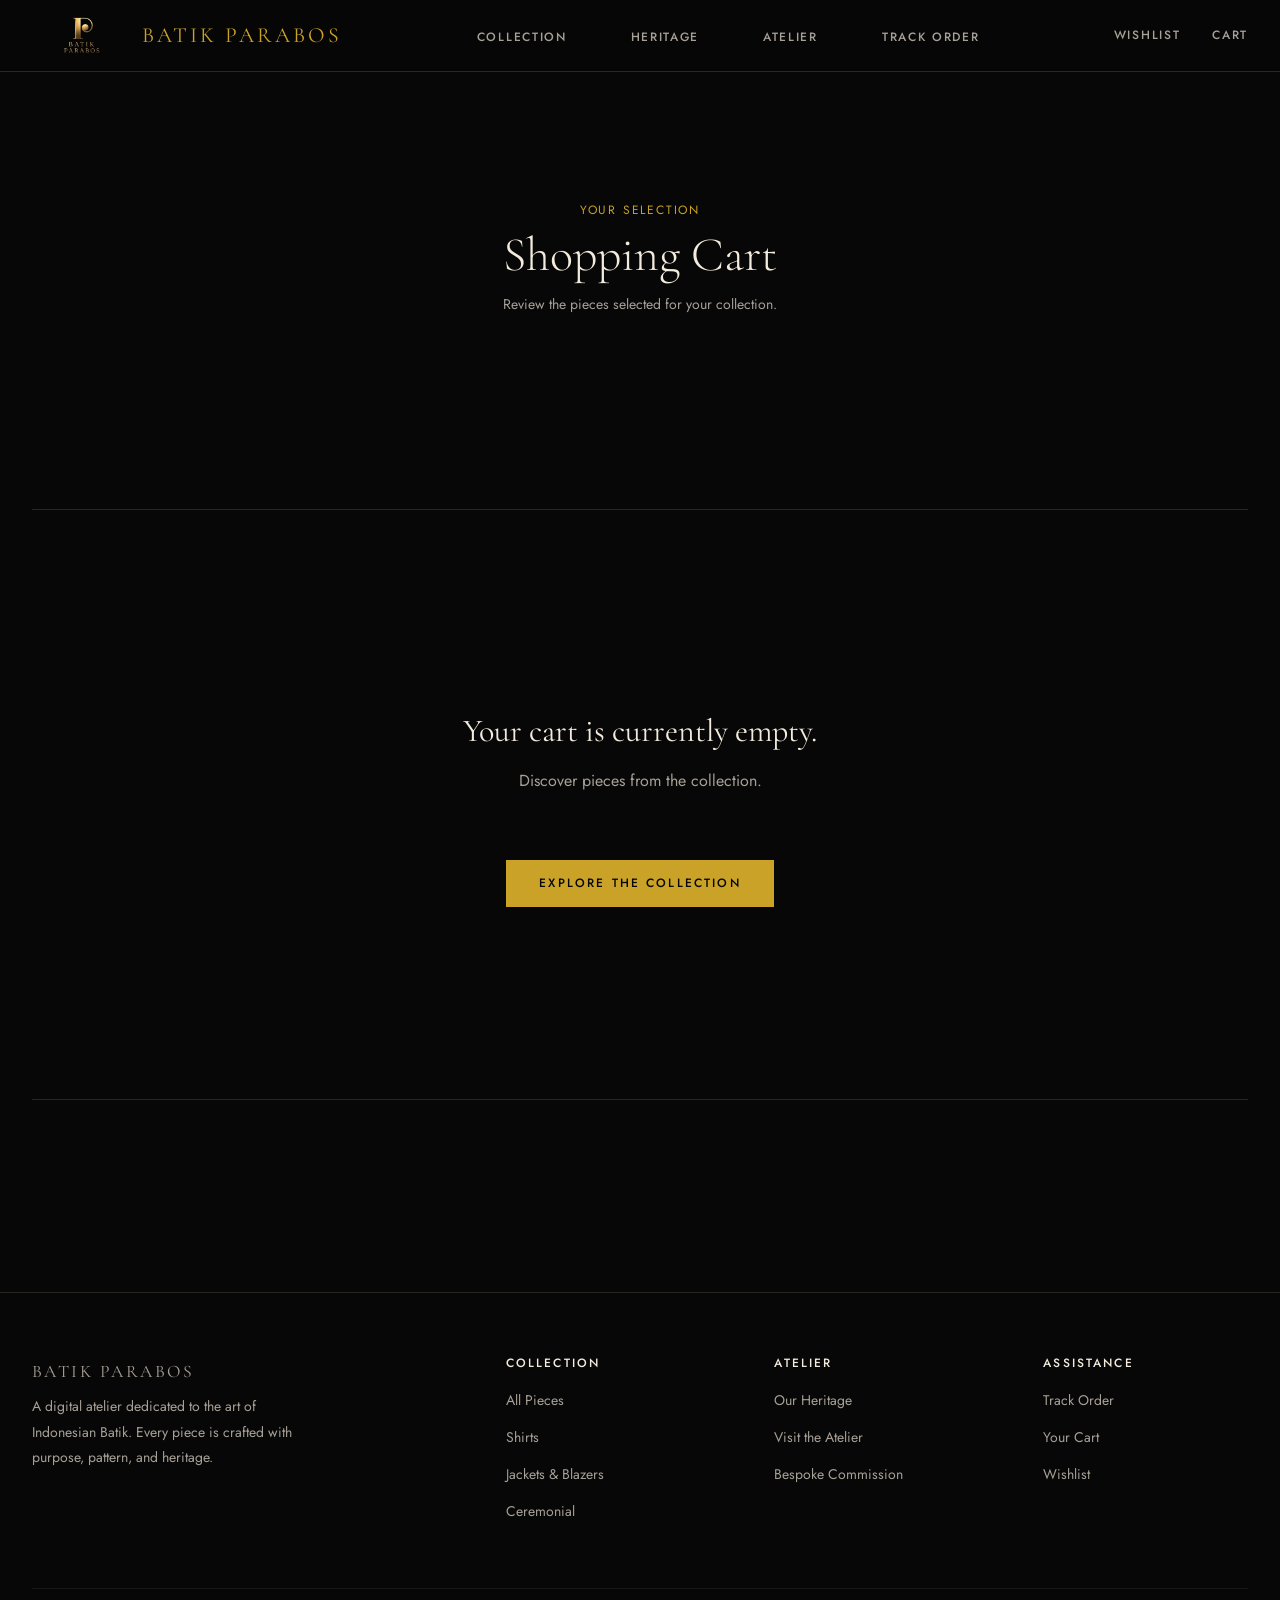
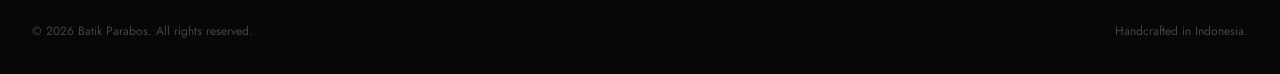
<file: cart.html>
<!DOCTYPE html>
<html lang="en">
<head>
  <meta charset="UTF-8">
  <meta name="viewport" content="width=device-width, initial-scale=1.0">

  <title>Shopping Cart — Batik Parabos</title>
  <meta name="description" content="Review the pieces selected for your collection.">

  <!-- Preconnect for Google Fonts -->
  <link rel="preconnect" href="https://fonts.googleapis.com">
  <link rel="preconnect" href="https://fonts.gstatic.com" crossorigin>

  <!-- Foundation CSS -->
  <link rel="stylesheet" href="css/variables.css">
  <link rel="stylesheet" href="css/global.css">
  <link rel="stylesheet" href="css/components.css">

  <!-- Page-specific CSS -->
  <link rel="stylesheet" href="css/cart.css">
</head>

<body>
  <!-- Navbar & Footer injected by JS -->

  <main id="main-content" class="cart-page">
    <div class="container">
      
      <!-- CART HEADER -->
      <header class="cart-header">
        <span class="cart-header__subtitle">Your Selection</span>
        <h1 class="cart-header__title">Shopping Cart</h1>
        <p class="cart-header__desc">Review the pieces selected for your collection.</p>
      </header>

      <!-- EMPTY STATE (Hidden by default) -->
      <div id="cart-empty" class="cart-empty hidden">
        <p class="cart-empty__message">Your cart is currently empty.</p>
        <p class="cart-empty__desc">Discover pieces from the collection.</p>
        <a href="collection.html" class="btn btn-primary">Explore the Collection</a>
      </div>

      <!-- CART CONTENT LAYOUT -->
      <div id="cart-content" class="cart-content-layout hidden">
        
        <!-- LEFT: Items -->
        <div class="cart-items" id="cart-items-container">
          <!-- Items injected by JS -->
        </div>

        <!-- RIGHT: Summary -->
        <aside class="cart-summary">
          <h2 class="cart-summary__title">Order Summary</h2>
          
          <div class="cart-summary__rows">
            <div class="summary-row">
              <span class="summary-label">Subtotal</span>
              <span class="summary-value" id="summary-subtotal">Rp 0</span>
            </div>
            
            <div class="summary-row">
              <span class="summary-label">Shipping</span>
              <span class="summary-value">Complimentary</span>
            </div>
            
            <div class="summary-row summary-total">
              <span class="summary-label">Total</span>
              <span class="summary-value" id="summary-total">Rp 0</span>
            </div>
          </div>

          <div class="cart-summary__actions">
            <a href="checkout.html" class="btn btn-primary btn-block">Proceed to Checkout</a>
            <a href="collection.html" class="btn btn-secondary btn-block">Continue Shopping</a>
          </div>
        </aside>

      </div>
    </div>
  </main>

  <!-- Scripts -->
  <!-- Ensure storage and state are loaded first -->
  <script src="js/data/products.js"></script>
  <script src="js/state/storage.js"></script>
  <script src="js/state/cart.js"></script>
  <script src="js/state/wishlist.js"></script>
  <script src="js/state/orders.js"></script>
  <script src="js/state/appointments.js"></script>
  
  <script src="js/utils.js"></script>
  <script src="js/ui-sounds.js"></script>
  <script src="js/components/toast.js"></script>
  <script src="js/components/navbar.js"></script>
  <script src="js/components/footer.js"></script>
  
  <!-- Page specific script -->
  <script src="js/cart-page.js"></script>
</body>
</html>
</file>
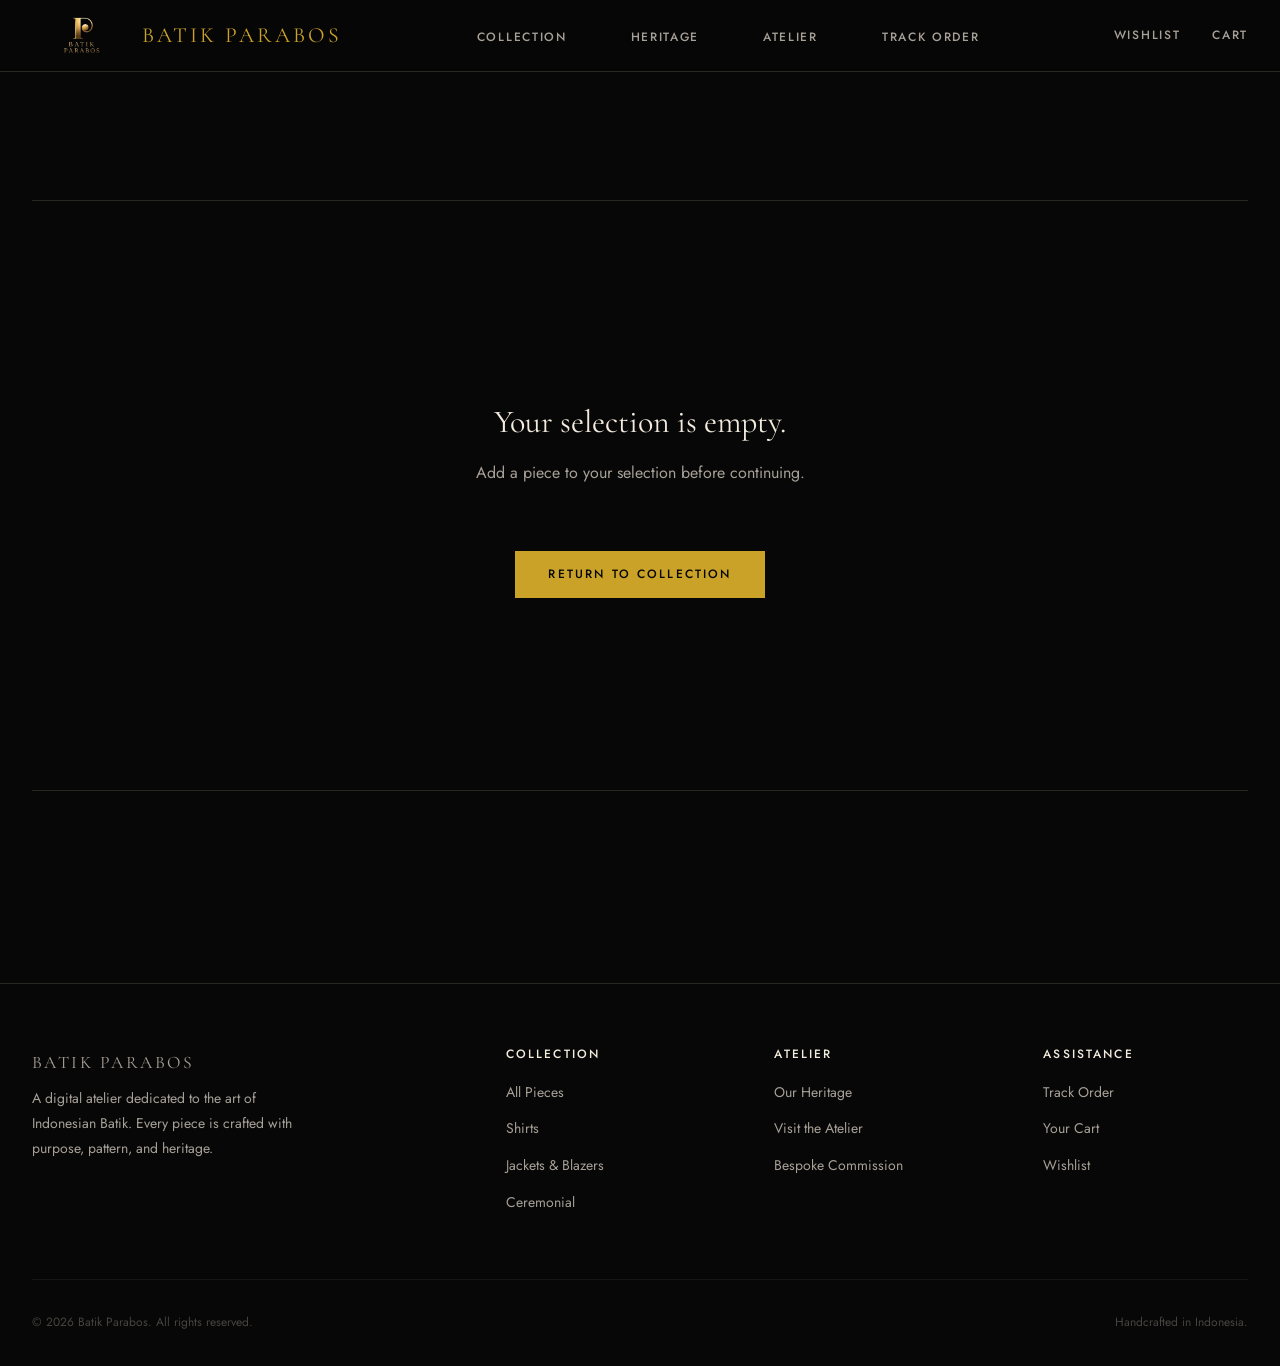
<file: checkout.html>
<!DOCTYPE html>
<html lang="en">
<head>
  <meta charset="UTF-8">
  <meta name="viewport" content="width=device-width, initial-scale=1.0">

  <title>Checkout — Batik Parabos</title>
  <meta name="description" content="Complete Your Selection.">

  <!-- Preconnect for Google Fonts -->
  <link rel="preconnect" href="https://fonts.googleapis.com">
  <link rel="preconnect" href="https://fonts.gstatic.com" crossorigin>

  <!-- Foundation CSS -->
  <link rel="stylesheet" href="css/variables.css">
  <link rel="stylesheet" href="css/global.css">
  <link rel="stylesheet" href="css/components.css">

  <!-- Page-specific CSS -->
  <link rel="stylesheet" href="css/checkout.css">
</head>

<body>
  <!-- Navbar & Footer injected by JS -->

  <main id="main-content" class="checkout-page">
    <div class="container">
      
      <!-- CHECKOUT HEADER -->
      <header class="checkout-header" id="checkout-header">
        <span class="checkout-header__subtitle">Checkout</span>
        <h1 class="checkout-header__title">Complete Your Selection</h1>
      </header>

      <!-- EMPTY STATE (Hidden by default) -->
      <div id="checkout-empty" class="checkout-empty hidden">
        <p class="checkout-empty__message">Your selection is empty.</p>
        <p class="checkout-empty__desc">Add a piece to your selection before continuing.</p>
        <a href="collection.html" class="btn btn-primary">Return to Collection</a>
      </div>

      <!-- CHECKOUT CONTENT LAYOUT -->
      <div id="checkout-content" class="checkout-content-layout hidden">
        
        <!-- LEFT: Forms -->
        <div class="checkout-forms">
          <form id="checkout-form" novalidate>
            
            <section class="checkout-section">
              <h2 class="checkout-section__title">Contact Information</h2>
              <div class="form-grid">
                <div class="form-group full-width">
                  <label for="customer-name">Full Name *</label>
                  <input type="text" id="customer-name" name="customer-name" required aria-required="true">
                </div>
                <div class="form-group">
                  <label for="customer-email">Email *</label>
                  <input type="email" id="customer-email" name="customer-email" required aria-required="true">
                </div>
                <div class="form-group">
                  <label for="customer-phone">Phone Number *</label>
                  <input type="tel" id="customer-phone" name="customer-phone" required aria-required="true">
                </div>
              </div>
            </section>

            <section class="checkout-section">
              <h2 class="checkout-section__title">Shipping Address</h2>
              <div class="form-grid">
                <div class="form-group full-width">
                  <label for="shipping-name">Full Name *</label>
                  <input type="text" id="shipping-name" name="shipping-name" required aria-required="true">
                </div>
                <div class="form-group full-width">
                  <label for="shipping-address">Address *</label>
                  <input type="text" id="shipping-address" name="shipping-address" required aria-required="true">
                </div>
                <div class="form-group">
                  <label for="shipping-city">City *</label>
                  <input type="text" id="shipping-city" name="shipping-city" required aria-required="true">
                </div>
                <div class="form-group">
                  <label for="shipping-province">Province *</label>
                  <input type="text" id="shipping-province" name="shipping-province" required aria-required="true">
                </div>
                <div class="form-group">
                  <label for="shipping-postal">Postal Code *</label>
                  <input type="text" id="shipping-postal" name="shipping-postal" required aria-required="true">
                </div>
                <div class="form-group">
                  <label for="shipping-phone">Phone Number *</label>
                  <input type="tel" id="shipping-phone" name="shipping-phone" required aria-required="true">
                </div>
              </div>
            </section>

            <section class="checkout-section">
              <h2 class="checkout-section__title">Payment Method</h2>
              <p class="checkout-section__desc">Select a simulated payment method for this demo.</p>
              
              <div class="payment-methods" role="radiogroup" aria-label="Payment Method">
                <label class="payment-method-card">
                  <input type="radio" name="payment-method" value="Bank Transfer" required>
                  <span class="payment-method-card__inner">
                    <span class="payment-method__title">Bank Transfer</span>
                    <span class="payment-method__desc">Simulated direct transfer</span>
                  </span>
                </label>
                <label class="payment-method-card">
                  <input type="radio" name="payment-method" value="QRIS" required>
                  <span class="payment-method-card__inner">
                    <span class="payment-method__title">QRIS</span>
                    <span class="payment-method__desc">Simulated QR payment</span>
                  </span>
                </label>
                <label class="payment-method-card">
                  <input type="radio" name="payment-method" value="Virtual Account" required>
                  <span class="payment-method-card__inner">
                    <span class="payment-method__title">Virtual Account</span>
                    <span class="payment-method__desc">Simulated VA</span>
                  </span>
                </label>
              </div>
            </section>

          </form>
        </div>

        <!-- RIGHT: Summary -->
        <aside class="checkout-summary">
          <h2 class="checkout-summary__title">Order Summary</h2>
          
          <div class="checkout-items" id="checkout-items-container">
            <!-- Items injected by JS -->
          </div>

          <div class="checkout-summary__rows">
            <div class="summary-row">
              <span class="summary-label">Subtotal</span>
              <span class="summary-value" id="summary-subtotal">Rp 0</span>
            </div>
            
            <div class="summary-row">
              <span class="summary-label">Shipping</span>
              <span class="summary-value">Complimentary</span>
            </div>
            
            <div class="summary-row summary-total">
              <span class="summary-label">Total</span>
              <span class="summary-value" id="summary-total">Rp 0</span>
            </div>
          </div>

          <div class="checkout-summary__actions">
            <!-- Submit button triggers the form via JS or attribute -->
            <button type="submit" form="checkout-form" class="btn btn-primary btn-block" id="place-order-btn">Place Order</button>
          </div>
        </aside>

      </div>

      <!-- CONFIRMATION STATE (Hidden by default) -->
      <div id="checkout-confirmation" class="checkout-confirmation hidden">
        <span class="confirmation-subtitle">Order Received</span>
        <h2 class="confirmation-title">Thank you for your selection.</h2>
        <p class="confirmation-desc">Your order has been recorded in this demo.</p>
        
        <div class="confirmation-details">
          <div class="detail-row">
            <span class="detail-label">Order Number</span>
            <span class="detail-value" id="confirm-order-number"></span>
          </div>
          <div class="detail-row">
            <span class="detail-label">Order Date</span>
            <span class="detail-value" id="confirm-order-date"></span>
          </div>
          <div class="detail-row">
            <span class="detail-label">Payment Method</span>
            <span class="detail-value" id="confirm-payment-method"></span>
          </div>
          <div class="detail-row">
            <span class="detail-label">Total</span>
            <span class="detail-value" id="confirm-total"></span>
          </div>
        </div>

        <div class="confirmation-actions">
          <a href="#" id="track-order-link" class="btn btn-primary btn-block">View Order / Track</a>
          <a href="collection.html" class="btn btn-secondary btn-block">Continue Shopping</a>
        </div>
      </div>

    </div>
  </main>

  <!-- Scripts -->
  <script src="js/data/products.js"></script>
  <script src="js/state/storage.js"></script>
  <script src="js/state/cart.js"></script>
  <script src="js/state/wishlist.js"></script>
  <script src="js/state/orders.js"></script>
  <script src="js/state/appointments.js"></script>
  
  <script src="js/utils.js"></script>
  <script src="js/ui-sounds.js"></script>
  <script src="js/components/toast.js"></script>
  <script src="js/components/navbar.js"></script>
  <script src="js/components/footer.js"></script>
  
  <!-- Page specific script -->
  <script src="js/checkout-page.js"></script>
</body>
</html>
</file>
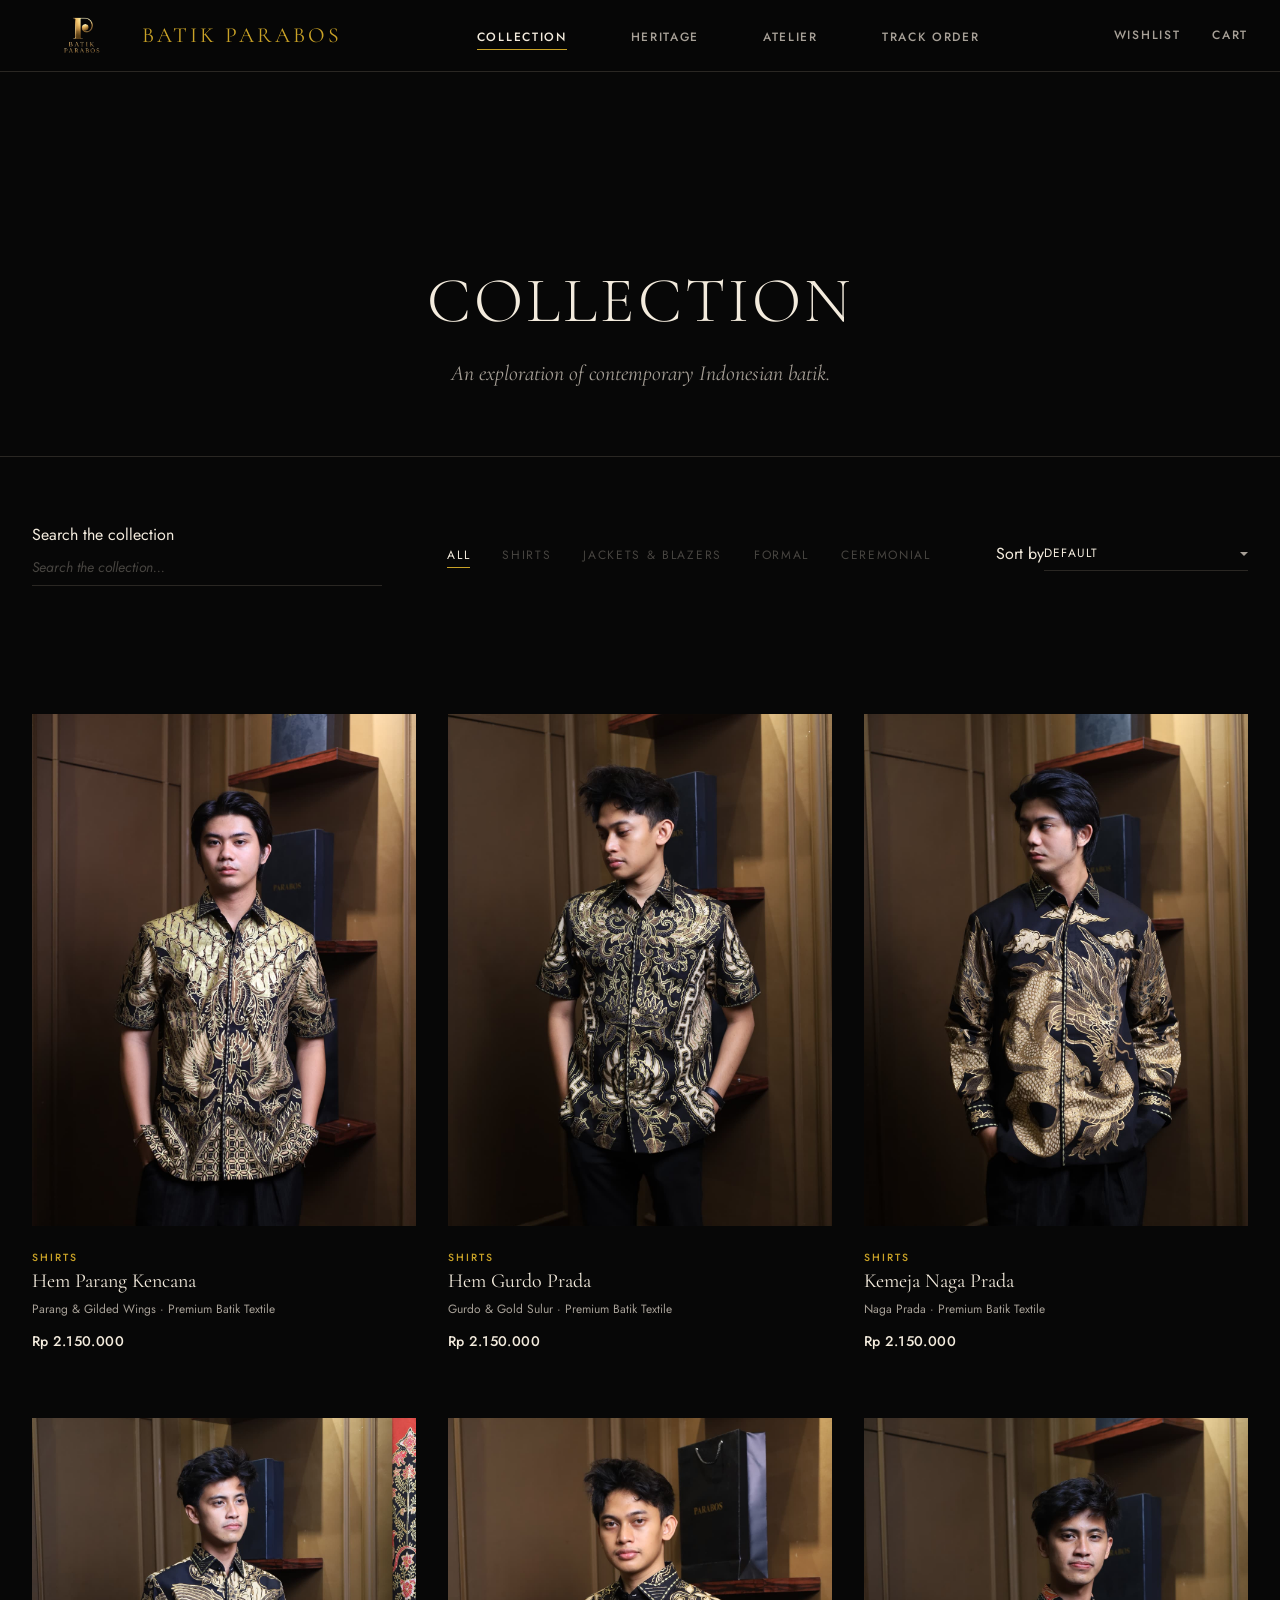
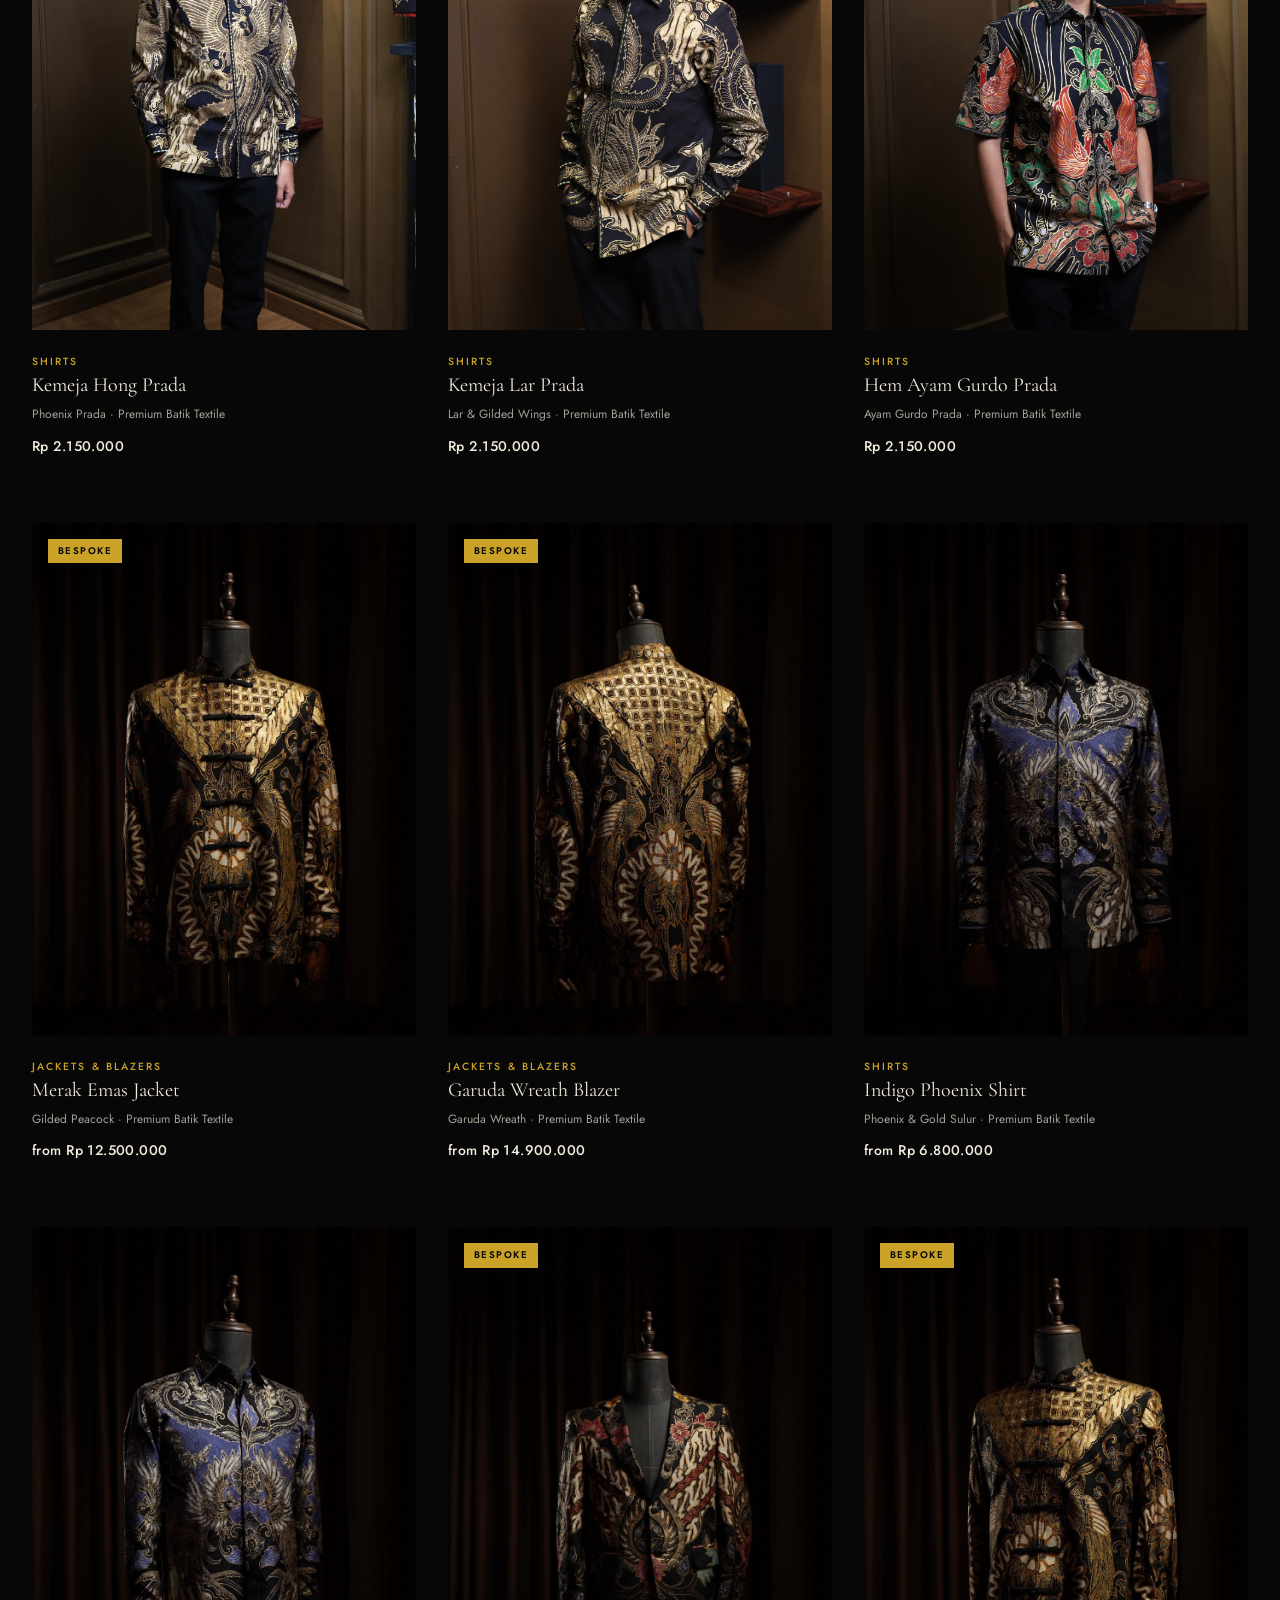
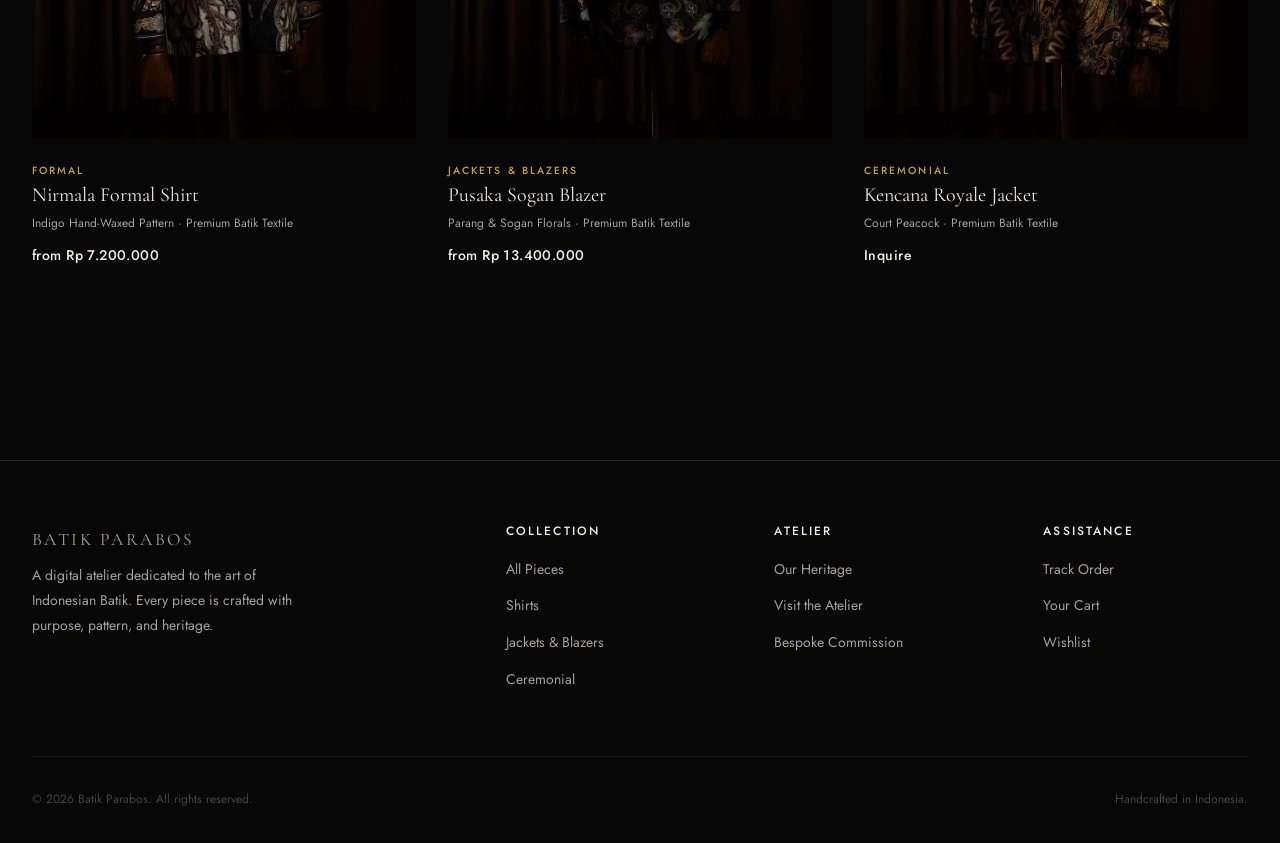
<file: collection.html>
<!DOCTYPE html>
<html lang="en">
<head>
  <meta charset="UTF-8">
  <meta name="viewport" content="width=device-width, initial-scale=1.0">

  <title>Collection — Batik Parabos</title>
  <meta name="description" content="Explore the curated collection of contemporary Indonesian batik from Batik Parabos.">

  <!-- Preconnect for Google Fonts -->
  <link rel="preconnect" href="https://fonts.googleapis.com">
  <link rel="preconnect" href="https://fonts.gstatic.com" crossorigin>

  
  <!-- Foundation CSS -->
  <link rel="stylesheet" href="css/variables.css">
  <link rel="stylesheet" href="css/global.css">
  <link rel="stylesheet" href="css/components.css">

  <!-- Page-specific CSS -->
  <link rel="stylesheet" href="css/collection.css">
</head>

<body>
  <!-- Navbar & Footer injected by JS -->

  <main id="main-content" class="collection-page">
    
    <!-- Editorial Header -->
    <header class="collection-header container">
      <h1 class="collection-header__title reveal">Collection</h1>
      <p class="collection-header__subtitle reveal reveal--delay-1">
        An exploration of contemporary Indonesian batik.
      </p>
    </header>

    <!-- Controls (Filter & Sort) -->
    <section class="collection-controls-wrap">
      <div class="collection-controls container reveal reveal--delay-2">
        
        <div class="search-group">
          <label for="collection-search" class="visually-hidden">Search the collection</label>
          <input type="search" id="collection-search" class="collection-search-input" placeholder="Search the collection...">
          <button id="clear-search-btn" class="clear-search-btn hidden" aria-label="Clear search">×</button>
        </div>

        <div class="filter-group">
          <ul class="category-filters" id="category-filters" role="tablist" aria-label="Product Categories">
            <!-- Dynamically populated from products.js -->
            <li role="presentation">
              <button class="filter-btn is-active" role="tab" aria-selected="true" data-category="all">All</button>
            </li>
          </ul>
        </div>

        <div class="sort-group">
          <label for="sort-select" class="visually-hidden">Sort by</label>
          <div class="custom-select-wrapper">
            <select id="sort-select" class="sort-select">
              <option value="featured">Default</option>
              <option value="price-asc">Price: Low to High</option>
              <option value="price-desc">Price: High to Low</option>
            </select>
          </div>
        </div>

      </div>
    </section>

    <!-- Product Grid -->
    <section class="collection-grid-wrap container">
      
      <!-- Empty State -->
      <div id="empty-state" class="empty-state hidden" aria-hidden="true">
        <p class="empty-state__title">No pieces found.</p>
        <p class="empty-state__subtitle">Try another collection or return to the full selection.</p>
        <button id="reset-filters-btn" class="btn btn-secondary">View All Pieces</button>
      </div>

      <!-- Grid -->
      <div id="product-grid" class="product-grid">
        <!-- Products populated by collection.js -->
      </div>
      
    </section>

  </main>

  <!-- Scripts -->
  <script src="js/data/products.js"></script>
  <script src="js/state/storage.js"></script>
  <script src="js/state/cart.js"></script>
  <script src="js/state/wishlist.js"></script>
  <script src="js/state/orders.js"></script>
  <script src="js/state/appointments.js"></script>
  
  <script src="js/utils.js"></script>
  <script src="js/ui-sounds.js"></script>
  <script src="js/components/toast.js"></script>
  <script src="js/components/navbar.js"></script>
  <script src="js/components/footer.js"></script>
  
  <script src="js/collection.js"></script>
</body>
</html>
</file>
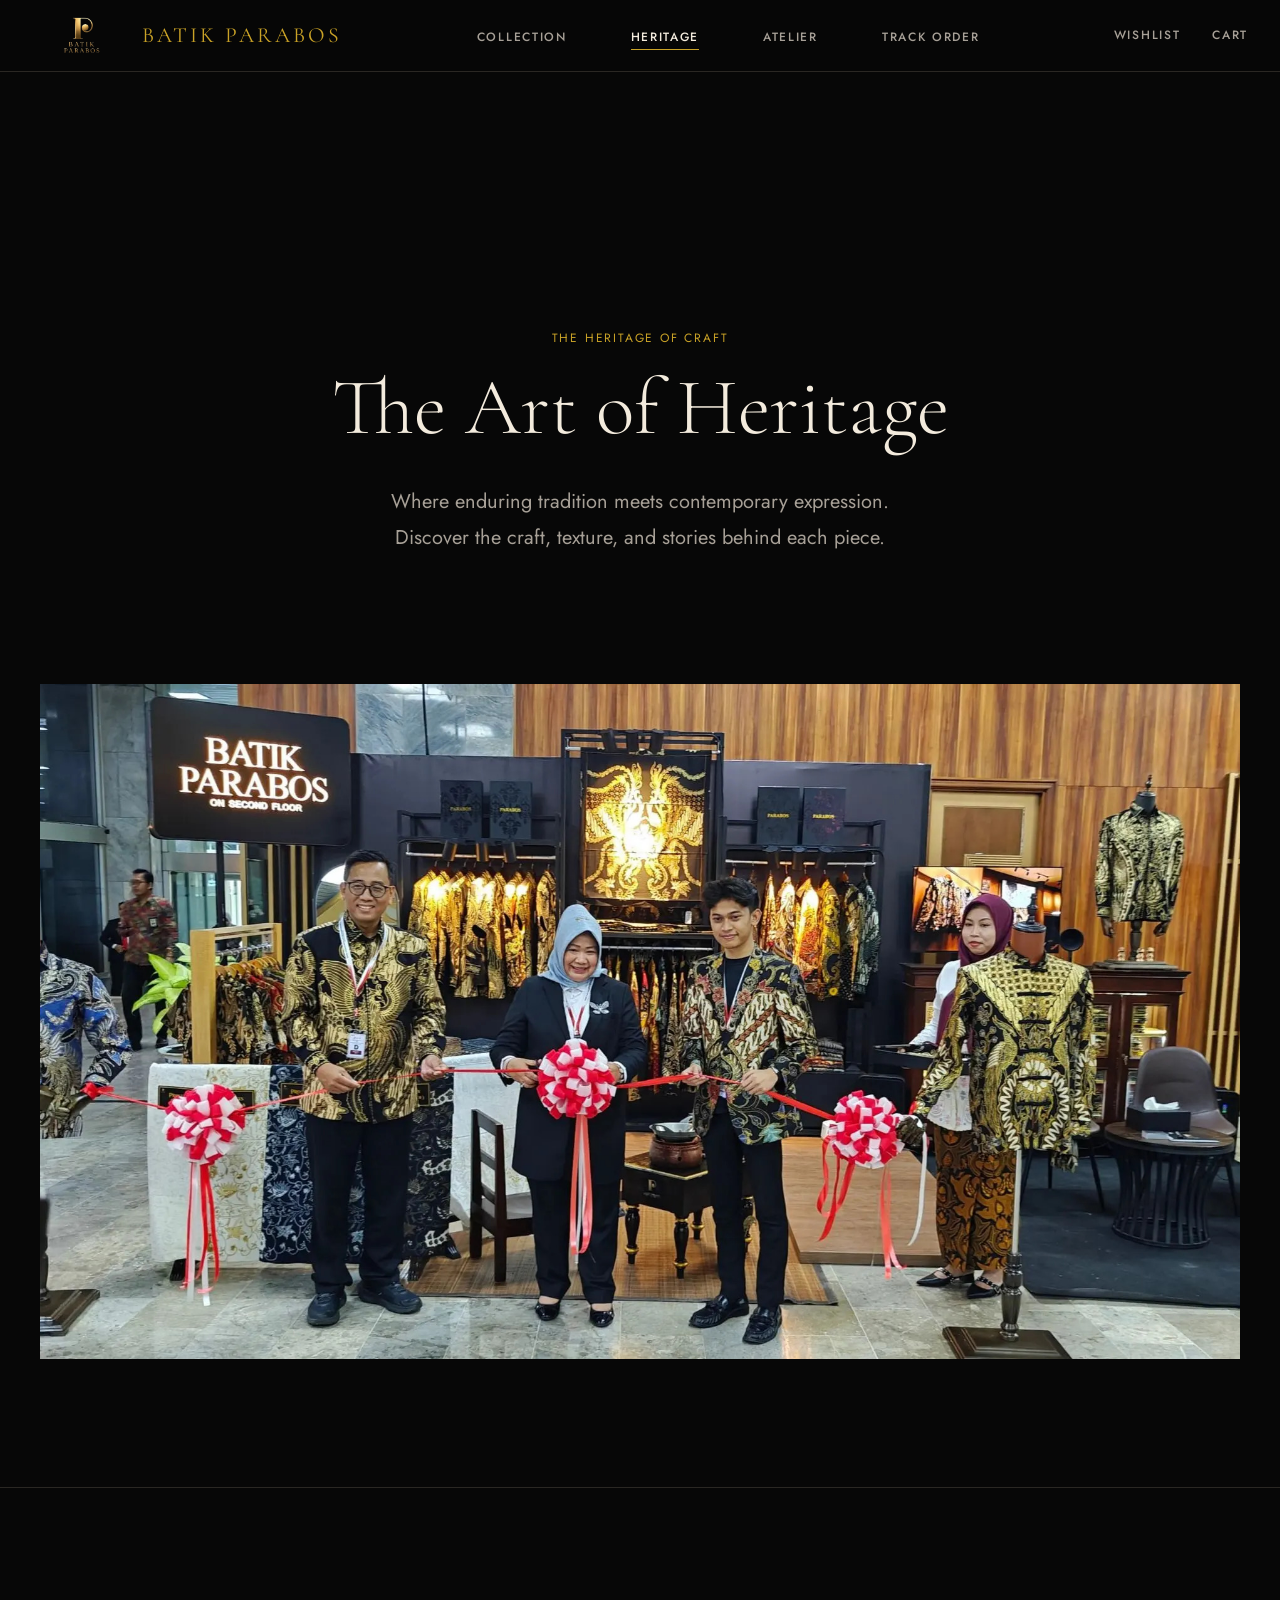
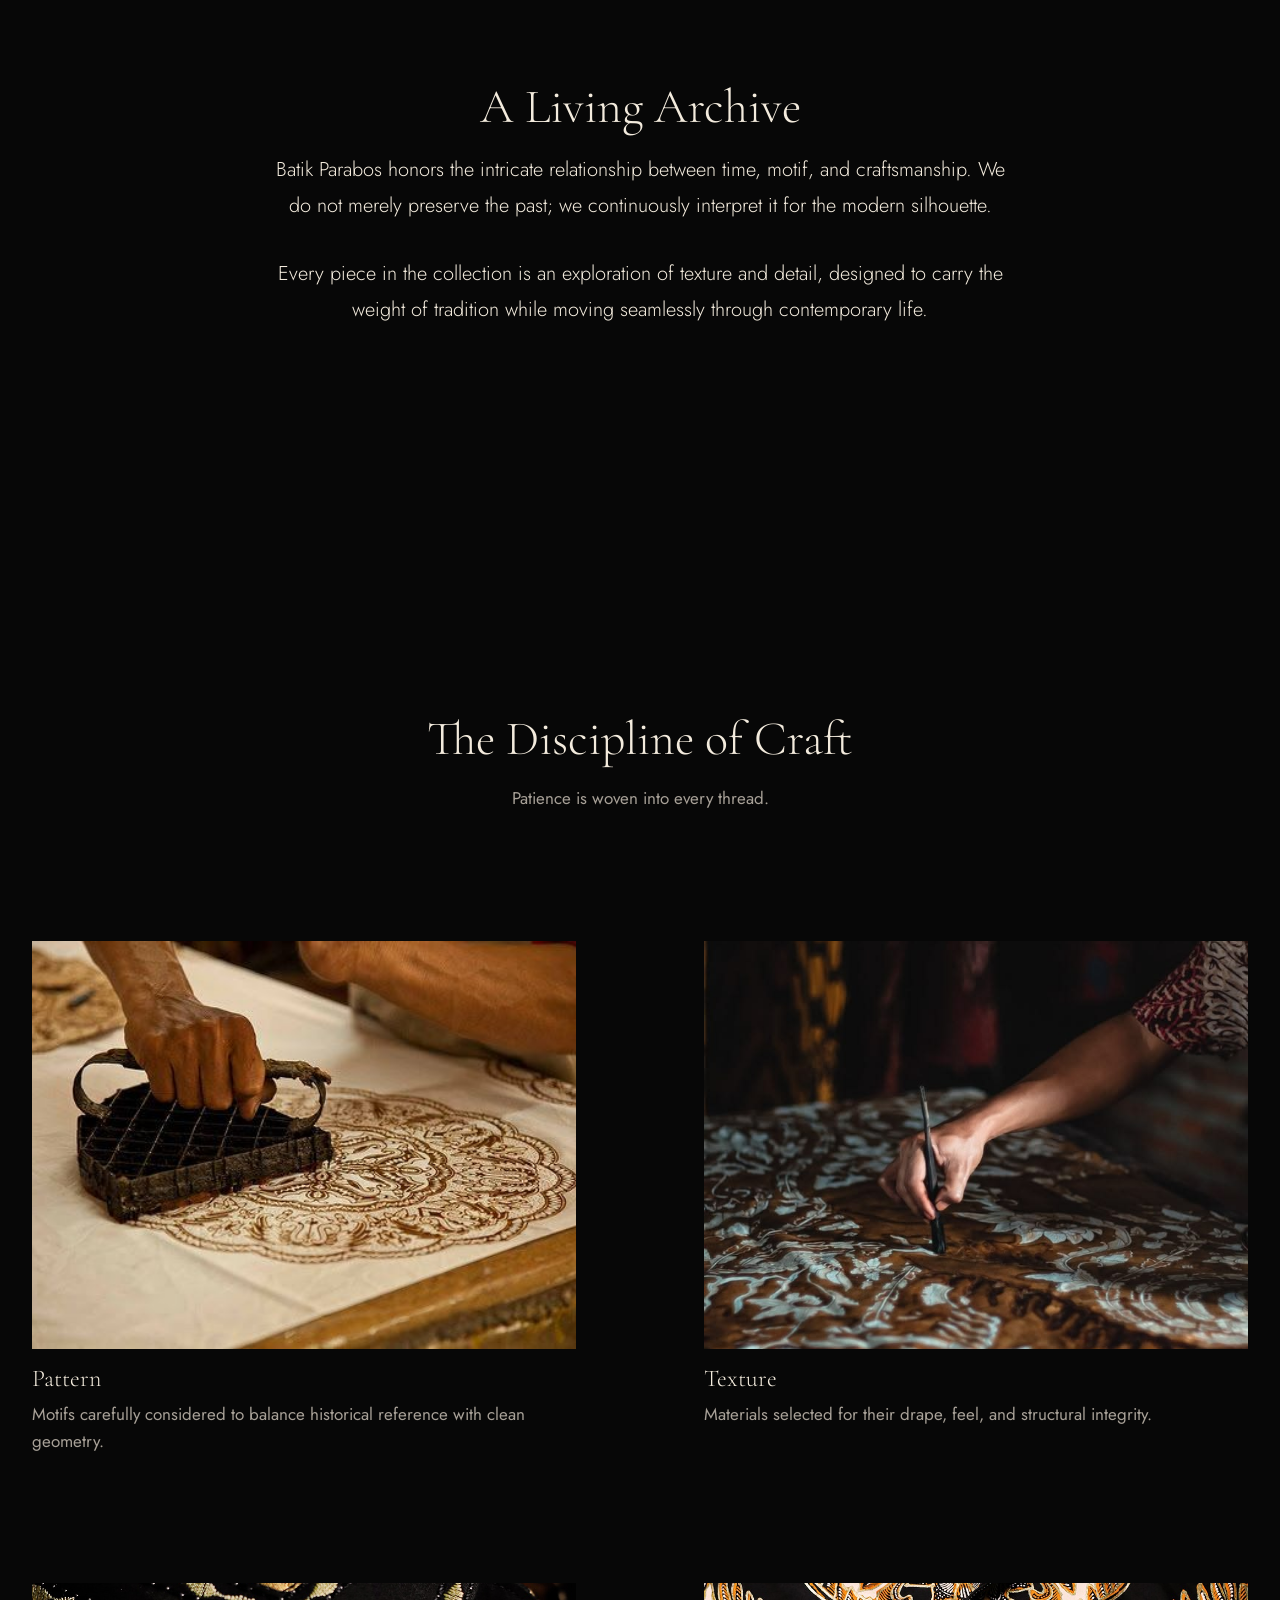
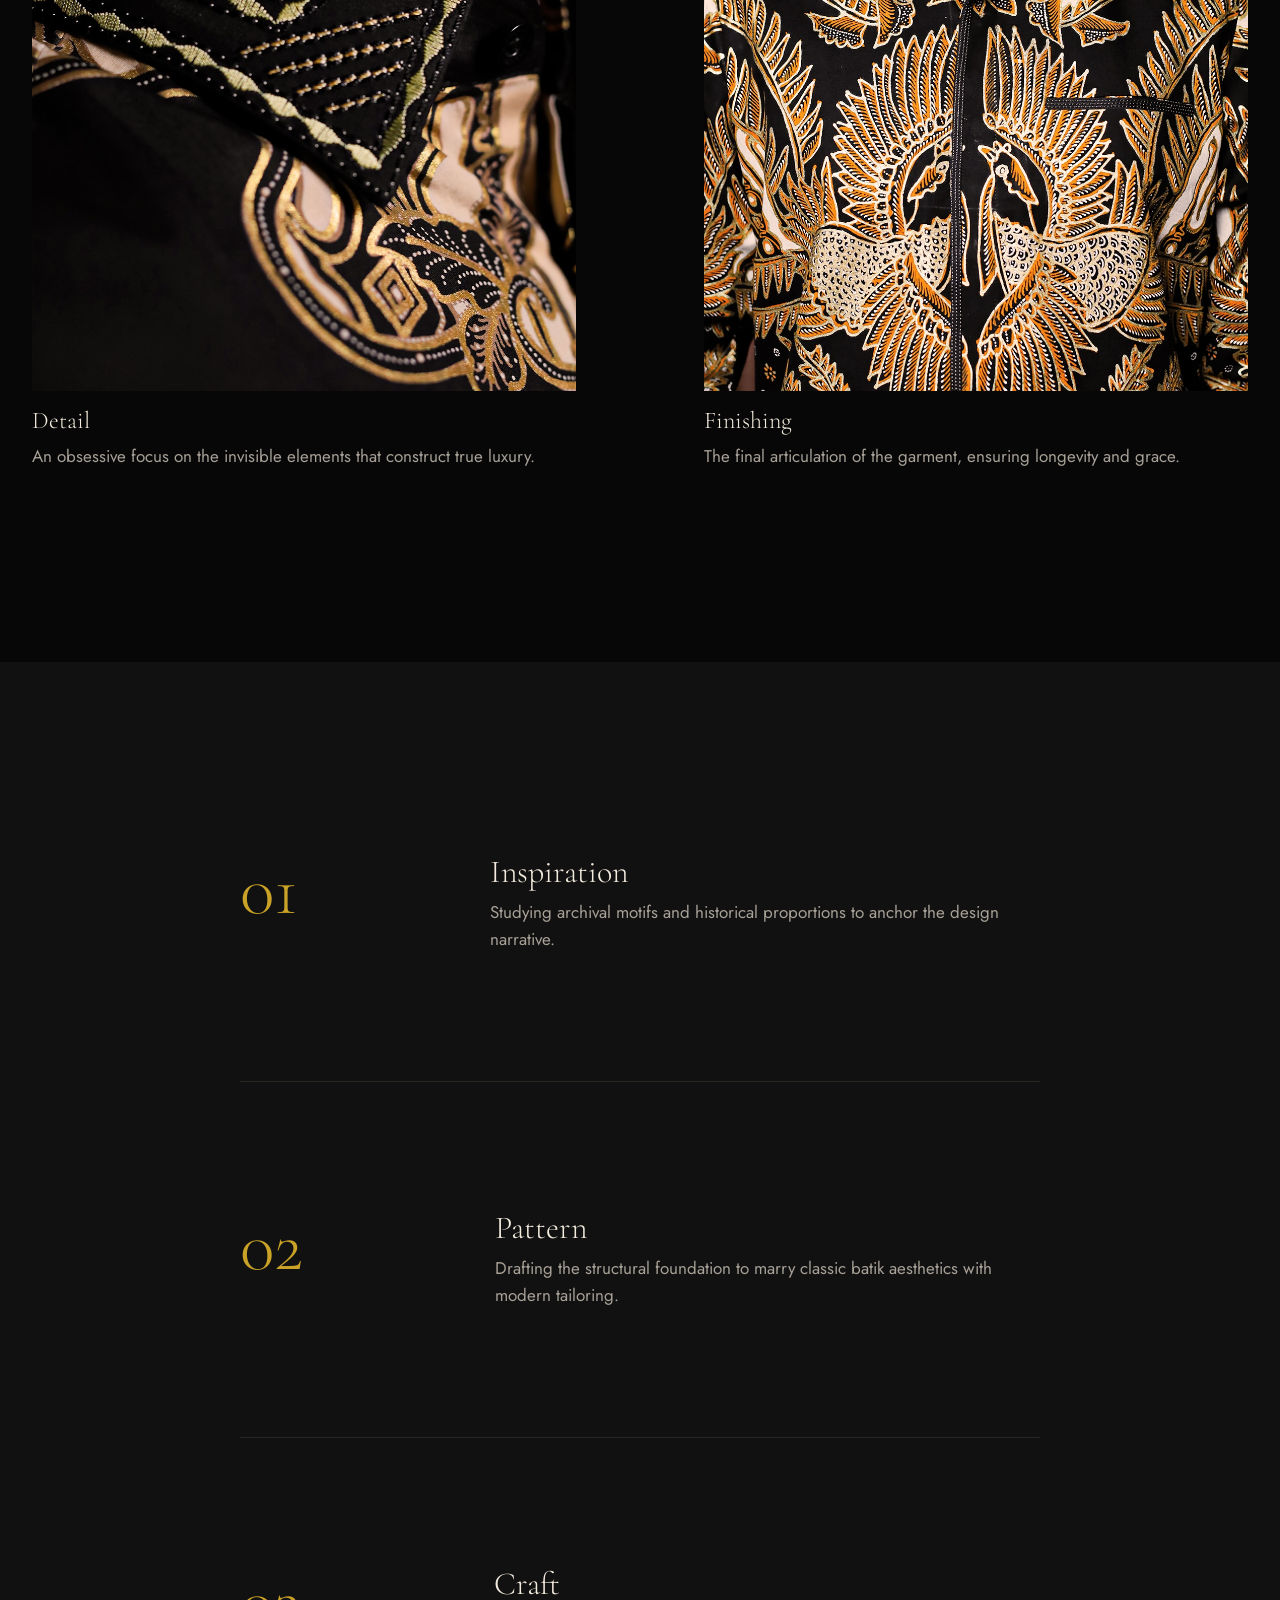
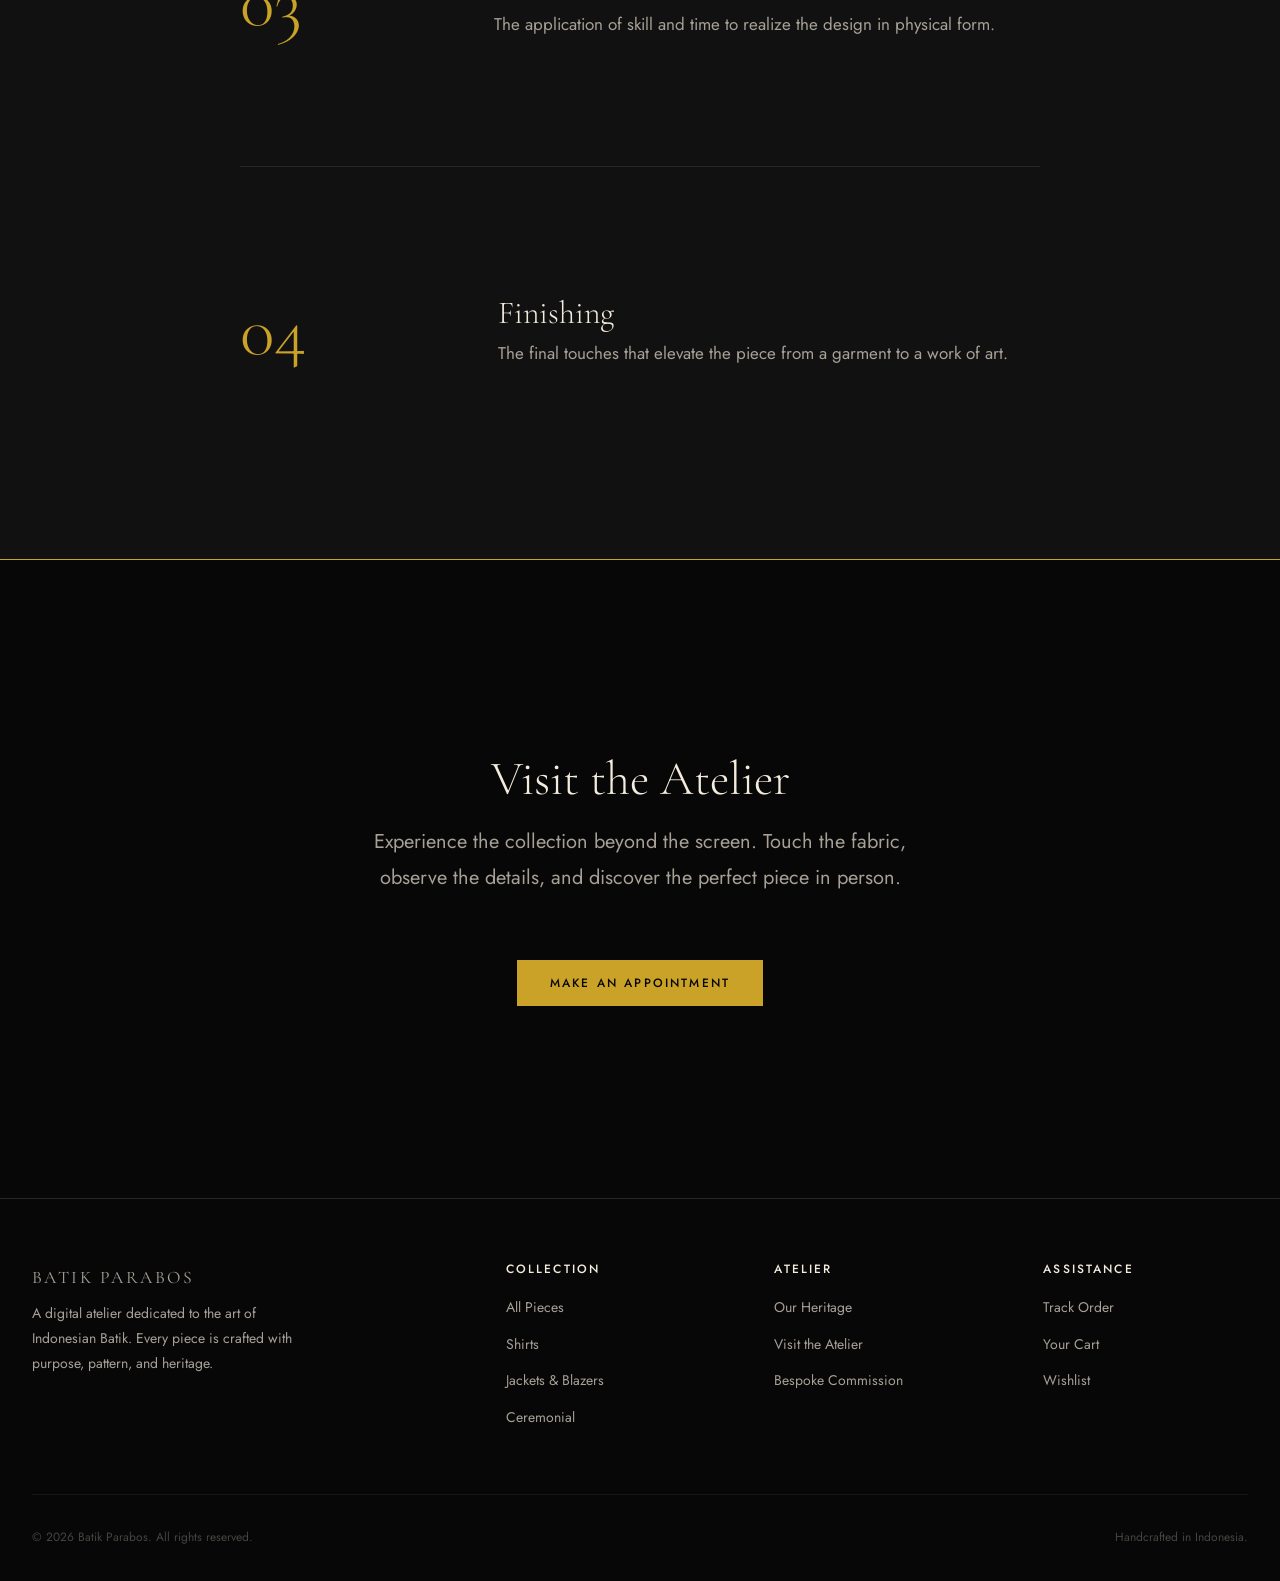
<file: heritage.html>
<!DOCTYPE html>
<html lang="en">
<head>
  <meta charset="UTF-8">
  <meta name="viewport" content="width=device-width, initial-scale=1.0">

  <title>Heritage — Batik Parabos</title>
  <meta name="description" content="Discover the craft, texture, and stories behind each piece.">

  <!-- Preconnect for Google Fonts -->
  <link rel="preconnect" href="https://fonts.googleapis.com">
  <link rel="preconnect" href="https://fonts.gstatic.com" crossorigin>

  <!-- Foundation CSS -->
  <link rel="stylesheet" href="css/variables.css">
  <link rel="stylesheet" href="css/global.css">
  <link rel="stylesheet" href="css/components.css">

  <!-- Page-specific CSS -->
  <link rel="stylesheet" href="css/heritage.css">
</head>

<body>
  <!-- Navbar & Footer injected by JS -->

  <main id="main-content" class="heritage-page">
    
    <!-- HERO SECTION -->
    <section class="heritage-hero">
      <div class="container heritage-hero__container">
        <span class="heritage-hero__subtitle fade-in-up">The Heritage of Craft</span>
        <h1 class="heritage-hero__title fade-in-up" style="animation-delay: 0.2s">The Art of Heritage</h1>
        <p class="heritage-hero__desc fade-in-up" style="animation-delay: 0.4s">Where enduring tradition meets contemporary expression. Discover the craft, texture, and stories behind each piece.</p>
      </div>
      <div class="heritage-hero__image-wrapper fade-in-up" style="animation-delay: 0.6s">
        <!-- Using placeholder.svg as required for missing assets -->
        <img src="assets/images/heritage.jpg" alt="Batik textile detail" class="heritage-hero__image">
      </div>
    </section>

    <!-- STORY SECTION -->
    <section class="heritage-story section-spacing">
      <div class="container heritage-story__container">
        <div class="heritage-story__content fade-in-up">
          <h2 class="heritage-section-title">A Living Archive</h2>
          <p class="heritage-paragraph">Batik Parabos honors the intricate relationship between time, motif, and craftsmanship. We do not merely preserve the past; we continuously interpret it for the modern silhouette.</p>
          <p class="heritage-paragraph">Every piece in the collection is an exploration of texture and detail, designed to carry the weight of tradition while moving seamlessly through contemporary life.</p>
        </div>
      </div>
    </section>

    <!-- CRAFTSMANSHIP GRID -->
    <section class="heritage-craftsmanship section-spacing">
      <div class="container">
        <div class="heritage-section-header text-center fade-in-up">
          <h2 class="heritage-section-title">The Discipline of Craft</h2>
          <p class="heritage-section-desc">Patience is woven into every thread.</p>
        </div>
        
        <div class="craft-grid">
          <article class="craft-block fade-in-up">
            <div class="craft-block__image-wrapper">
              <img src="assets/images/pattern.jpg" alt="Pattern detail" class="craft-block__image">
            </div>
            <h3 class="craft-block__title">Pattern</h3>
            <p class="craft-block__desc">Motifs carefully considered to balance historical reference with clean geometry.</p>
          </article>
          
          <article class="craft-block fade-in-up" style="animation-delay: 0.2s">
            <div class="craft-block__image-wrapper">
              <img src="assets/images/texture.jpg" alt="Texture detail" class="craft-block__image">
            </div>
            <h3 class="craft-block__title">Texture</h3>
            <p class="craft-block__desc">Materials selected for their drape, feel, and structural integrity.</p>
          </article>

          <article class="craft-block fade-in-up">
            <div class="craft-block__image-wrapper">
              <img src="assets/images/detail.jpg" alt="Detail work" class="craft-block__image">
            </div>
            <h3 class="craft-block__title">Detail</h3>
            <p class="craft-block__desc">An obsessive focus on the invisible elements that construct true luxury.</p>
          </article>

          <article class="craft-block fade-in-up" style="animation-delay: 0.2s">
            <div class="craft-block__image-wrapper">
              <img src="assets/images/finishing.jpg" alt="Finishing touch" class="craft-block__image">
            </div>
            <h3 class="craft-block__title">Finishing</h3>
            <p class="craft-block__desc">The final articulation of the garment, ensuring longevity and grace.</p>
          </article>
        </div>
      </div>
    </section>

    <!-- PROCESS SEQUENCE -->
    <section class="heritage-process section-spacing">
      <div class="container">
        <div class="process-sequence">
          
          <div class="process-step fade-in-up">
            <div class="process-step__number">01</div>
            <div class="process-step__content">
              <h3 class="process-step__title">Inspiration</h3>
              <p class="process-step__desc">Studying archival motifs and historical proportions to anchor the design narrative.</p>
            </div>
          </div>
          
          <div class="process-step fade-in-up">
            <div class="process-step__number">02</div>
            <div class="process-step__content">
              <h3 class="process-step__title">Pattern</h3>
              <p class="process-step__desc">Drafting the structural foundation to marry classic batik aesthetics with modern tailoring.</p>
            </div>
          </div>

          <div class="process-step fade-in-up">
            <div class="process-step__number">03</div>
            <div class="process-step__content">
              <h3 class="process-step__title">Craft</h3>
              <p class="process-step__desc">The application of skill and time to realize the design in physical form.</p>
            </div>
          </div>

          <div class="process-step fade-in-up">
            <div class="process-step__number">04</div>
            <div class="process-step__content">
              <h3 class="process-step__title">Finishing</h3>
              <p class="process-step__desc">The final touches that elevate the piece from a garment to a work of art.</p>
            </div>
          </div>

        </div>
      </div>
    </section>

    <!-- ATELIER TRANSITION -->
    <section class="heritage-atelier section-spacing fade-in-up">
      <div class="container heritage-atelier__container text-center">
        <h2 class="heritage-section-title">Visit the Atelier</h2>
        <p class="heritage-atelier__desc">Experience the collection beyond the screen. Touch the fabric, observe the details, and discover the perfect piece in person.</p>
        <a href="atelier.html" class="btn btn-primary">Make an Appointment</a>
      </div>
    </section>

  </main>

  <!-- Scripts -->
  <script src="js/state/storage.js"></script>
  <script src="js/state/cart.js"></script>
  <script src="js/state/wishlist.js"></script>
  <script src="js/state/orders.js"></script>
  <script src="js/state/appointments.js"></script>
  
  <script src="js/utils.js"></script>
  <script src="js/ui-sounds.js"></script>
  <script src="js/components/toast.js"></script>
  <script src="js/components/navbar.js"></script>
  <script src="js/components/footer.js"></script>
  
  <!-- Page specific script -->
  <script src="js/heritage-page.js"></script>
</body>
</html>
</file>
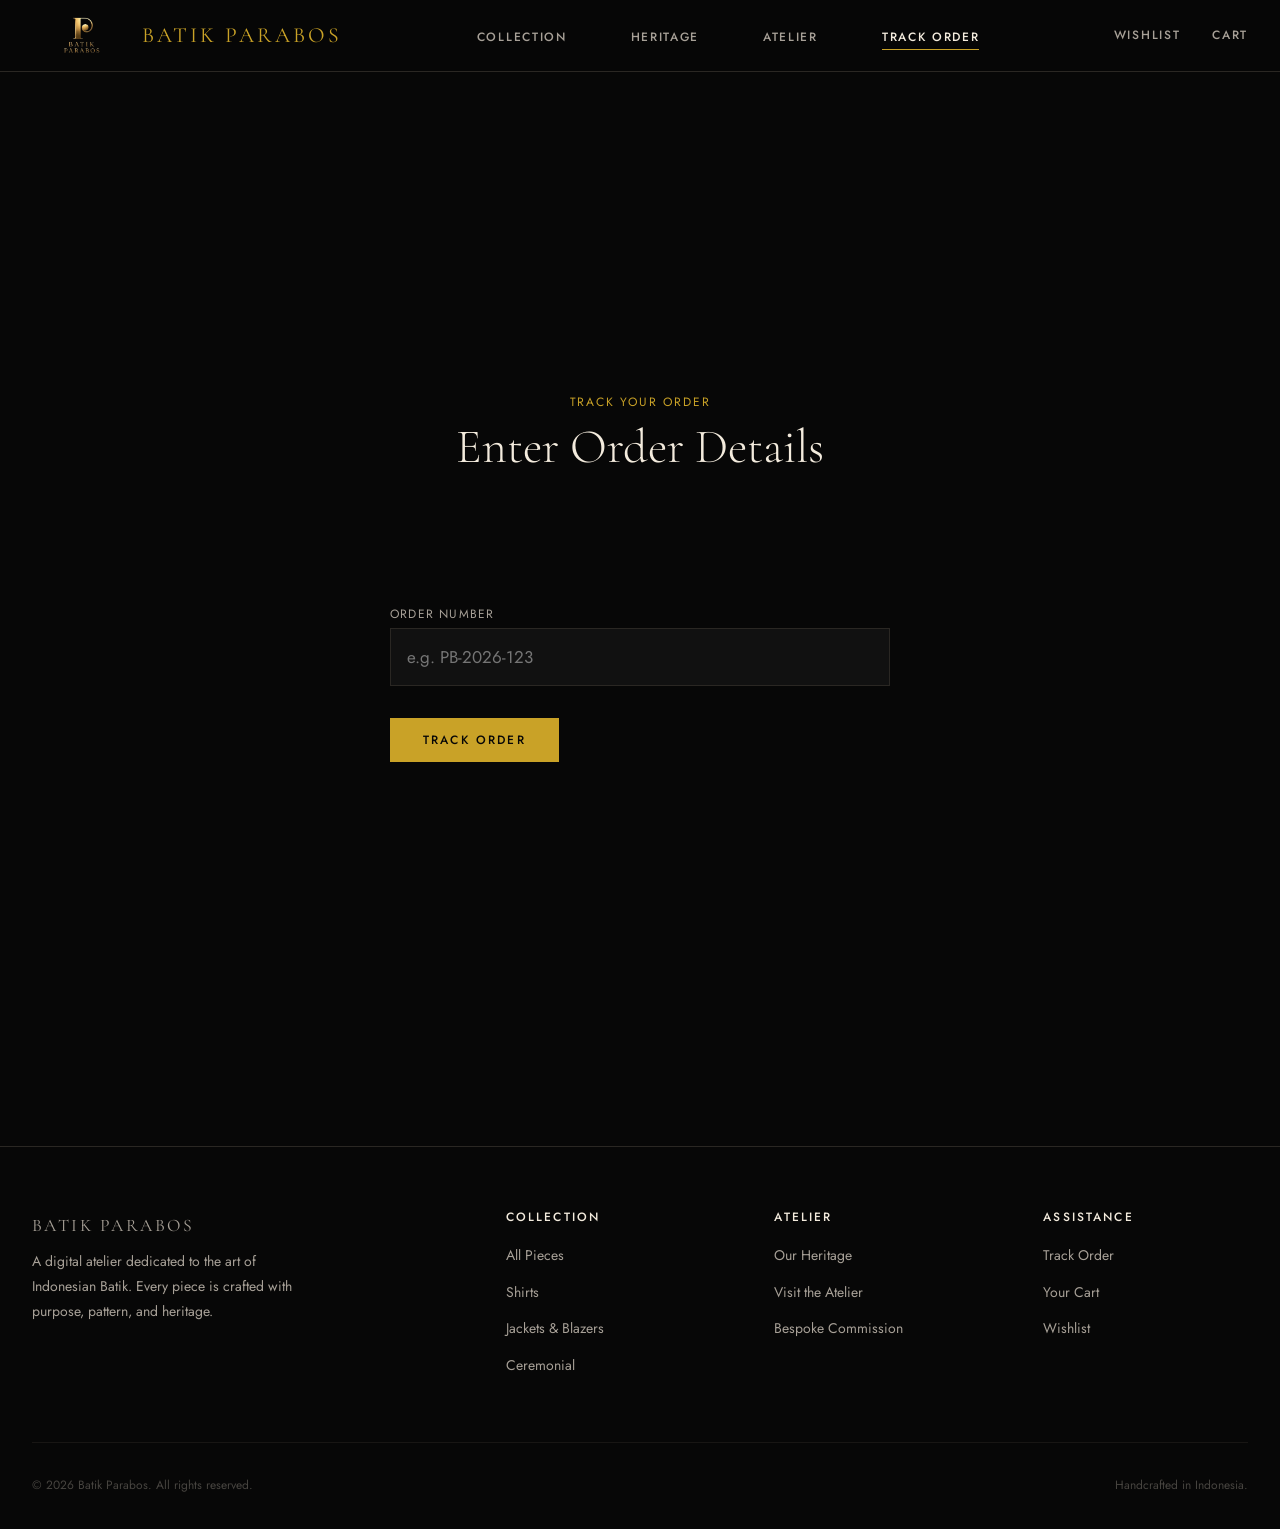
<file: track.html>
<!DOCTYPE html>
<html lang="en">
<head>
  <meta charset="UTF-8">
  <meta name="viewport" content="width=device-width, initial-scale=1.0">

  <title>Track Order — Batik Parabos</title>
  <meta name="description" content="Track your order status.">

  <!-- Preconnect for Google Fonts -->
  <link rel="preconnect" href="https://fonts.googleapis.com">
  <link rel="preconnect" href="https://fonts.gstatic.com" crossorigin>

  <!-- Foundation CSS -->
  <link rel="stylesheet" href="css/variables.css">
  <link rel="stylesheet" href="css/global.css">
  <link rel="stylesheet" href="css/components.css">

  <!-- Page-specific CSS -->
  <link rel="stylesheet" href="css/track.css">
</head>

<body>
  <!-- Navbar & Footer injected by JS -->

  <main id="main-content" class="track-page">
    <div class="container">
      
      <!-- SEARCH STATE -->
      <div id="track-search-state" class="track-state-section hidden">
        <header class="track-header">
          <span class="track-header__subtitle">Track Your Order</span>
          <h1 class="track-header__title">Enter Order Details</h1>
        </header>

        <form id="track-search-form" class="track-search-form" novalidate>
          <div class="form-group">
            <label for="search-order-number">Order Number</label>
            <input type="text" id="search-order-number" name="order" placeholder="e.g. PB-2026-123" required aria-required="true">
          </div>
          <button type="submit" class="btn btn-primary btn-block">Track Order</button>
        </form>
      </div>

      <!-- ERROR STATE -->
      <div id="track-error-state" class="track-state-section hidden">
        <header class="track-header">
          <h1 class="track-header__title">Order Not Found</h1>
          <p class="track-header__desc">We couldn't find an order with that number.</p>
        </header>
        <div class="track-actions-center">
          <button id="btn-try-again" class="btn btn-primary">Try Another Order</button>
          <a href="collection.html" class="btn btn-secondary">Back to Collection</a>
        </div>
      </div>

      <!-- DETAILS STATE -->
      <div id="track-details-state" class="track-details-layout hidden">
        
        <header class="track-details-header">
          <h1 class="track-details__title" id="display-order-number"></h1>
          <p class="track-details__date" id="display-order-date"></p>
        </header>

        <div class="track-columns">
          
          <!-- LEFT COLUMN: Timeline & Summary -->
          <div class="track-col-main">
            
            <section class="track-section">
              <h2 class="track-section__title">Status <span class="sim-badge">(Demo)</span></h2>
              <div class="timeline" id="order-timeline">
                <!-- Timeline items injected by JS -->
              </div>
            </section>

            <section class="track-section">
              <h2 class="track-section__title">Order Items</h2>
              <div class="order-items" id="order-items-container">
                <!-- Items injected by JS -->
              </div>
            </section>
          </div>

          <!-- RIGHT COLUMN: Information -->
          <aside class="track-col-side">
            <div class="track-info-card">
              
              <section class="track-info-section">
                <h3 class="track-info__title">Delivery To</h3>
                <div class="track-info__content" id="display-shipping-address">
                  <!-- Injected by JS -->
                </div>
              </section>

              <section class="track-info-section">
                <h3 class="track-info__title">Payment Method</h3>
                <div class="track-info__content" id="display-payment-method">
                  <!-- Injected by JS -->
                </div>
              </section>

              <section class="track-info-section">
                <h3 class="track-info__title">Summary</h3>
                <div class="track-summary-rows">
                  <div class="summary-row">
                    <span class="summary-label">Subtotal</span>
                    <span class="summary-value" id="display-subtotal"></span>
                  </div>
                  <div class="summary-row">
                    <span class="summary-label">Shipping</span>
                    <span class="summary-value" id="display-shipping"></span>
                  </div>
                  <div class="summary-row summary-total">
                    <span class="summary-label">Total</span>
                    <span class="summary-value" id="display-total"></span>
                  </div>
                </div>
              </section>

            </div>
          </aside>
          
        </div>
      </div>

    </div>
  </main>

  <!-- Scripts -->
  <script src="js/state/storage.js"></script>
  <script src="js/state/cart.js"></script>
  <script src="js/state/wishlist.js"></script>
  <script src="js/state/orders.js"></script>
  <script src="js/state/appointments.js"></script>
  
  <script src="js/utils.js"></script>
  <script src="js/ui-sounds.js"></script>
  <script src="js/components/toast.js"></script>
  <script src="js/components/navbar.js"></script>
  <script src="js/components/footer.js"></script>
  
  <!-- Page specific script -->
  <script src="js/track-page.js"></script>
</body>
</html>
</file>
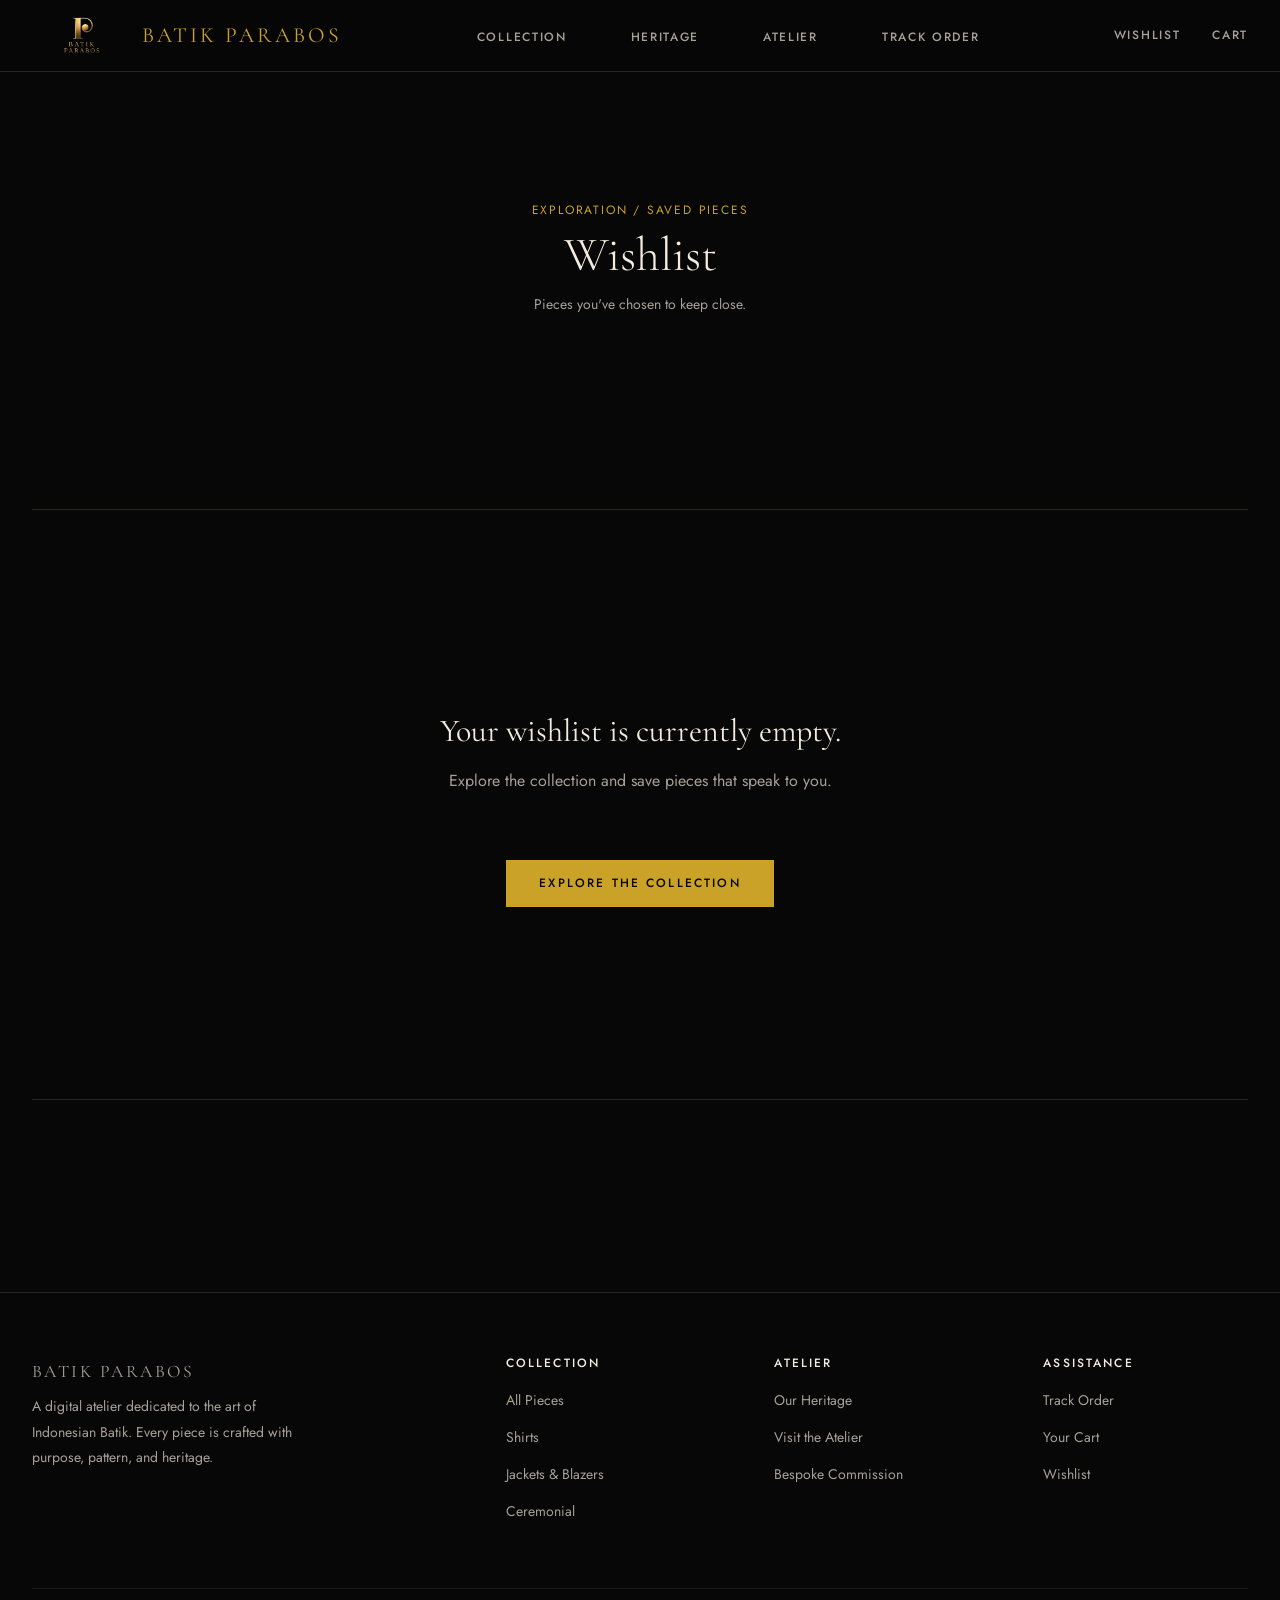
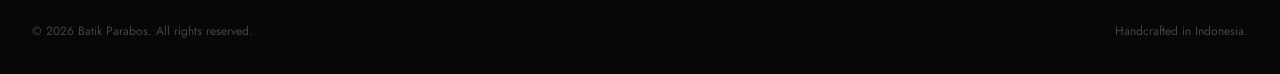
<file: wishlist.html>
<!DOCTYPE html>
<html lang="en">
<head>
  <meta charset="UTF-8">
  <meta name="viewport" content="width=device-width, initial-scale=1.0">

  <title>Wishlist — Batik Parabos</title>
  <meta name="description" content="Pieces you've chosen to keep close.">

  <!-- Preconnect for Google Fonts -->
  <link rel="preconnect" href="https://fonts.googleapis.com">
  <link rel="preconnect" href="https://fonts.gstatic.com" crossorigin>

  <!-- Foundation CSS -->
  <link rel="stylesheet" href="css/variables.css">
  <link rel="stylesheet" href="css/global.css">
  <link rel="stylesheet" href="css/components.css">

  <!-- Page-specific CSS -->
  <link rel="stylesheet" href="css/wishlist.css">
</head>

<body>
  <!-- Navbar & Footer injected by JS -->

  <main id="main-content" class="wishlist-page">
    <div class="container">
      
      <!-- WISHLIST HEADER -->
      <header class="wishlist-header">
        <span class="wishlist-header__subtitle">Exploration / Saved Pieces</span>
        <h1 class="wishlist-header__title">Wishlist</h1>
        <p class="wishlist-header__desc">Pieces you've chosen to keep close.</p>
      </header>

      <!-- EMPTY STATE (Hidden by default) -->
      <div id="wishlist-empty" class="wishlist-empty hidden">
        <p class="wishlist-empty__message">Your wishlist is currently empty.</p>
        <p class="wishlist-empty__desc">Explore the collection and save pieces that speak to you.</p>
        <a href="collection.html" class="btn btn-primary">Explore the Collection</a>
      </div>

      <!-- WISHLIST CONTENT LAYOUT -->
      <div id="wishlist-content" class="wishlist-content hidden">
        <div class="product-grid" id="wishlist-grid">
          <!-- Items injected by JS -->
        </div>
      </div>
    </div>
  </main>

  <!-- Scripts -->
  <script src="js/data/products.js"></script>
  <script src="js/state/storage.js"></script>
  <script src="js/state/cart.js"></script>
  <script src="js/state/wishlist.js"></script>
  <script src="js/state/orders.js"></script>
  <script src="js/state/appointments.js"></script>
  
  <script src="js/utils.js"></script>
  <script src="js/ui-sounds.js"></script>
  <script src="js/components/toast.js"></script>
  <script src="js/components/navbar.js"></script>
  <script src="js/components/footer.js"></script>
  
  <!-- Page specific script -->
  <script src="js/wishlist-page.js"></script>
</body>
</html>
</file>
<file: css/variables.css>
:root {
  /* ── Brand Palette ─────────────────────────────── */
  --bg:           #070707;
  --surface:      #111111;
  --surface-1:    #111111;
  --surface-2:    #161412;
  --gold:         #C9A227;
  --gold-dim:     #8F741A;
  --gold-subtle:  rgba(201, 162, 39, 0.08);
  --ivory:        #F3EBDD;
  --ivory-dim:    rgba(243, 235, 221, 0.6);
  --muted:        #A7A097;
  --muted-dim:    rgba(167, 160, 151, 0.4);
  --line:         #2A2723;
  --line-subtle:  rgba(42, 39, 35, 0.5);
  --indigo:       #273B70;
  --sogan:        #8A5A32;

  /* ── Typography ─────────────────────────────────── */
  --font-heading: 'Cormorant Garamond', serif;
  --font-body:    'Jost', sans-serif;

  /* ── Type Scale ──────────────────────────────────── */
  --text-xs:   0.75rem;
  --text-sm:   0.875rem;
  --text-base: 1rem;
  --text-md:   1.0625rem;
  --text-lg:   1.25rem;
  --text-xl:   1.5rem;
  --text-2xl:  2rem;
  --text-3xl:  3rem;
  --text-4xl:  4.5rem;
  --text-5xl:  6rem;
  --text-hero: clamp(3.5rem, 8vw, 7.5rem);

  /* ── Spacing ─────────────────────────────────────── */
  --spacing-xs:  0.25rem;
  --spacing-sm:  0.5rem;
  --spacing-md:  1rem;
  --spacing-lg:  2rem;
  --spacing-xl:  4rem;
  --spacing-xxl: 8rem;
  --spacing-xxxl: 12rem;

  /* ── Transitions ─────────────────────────────────── */
  --transition:        all 0.3s ease;
  --transition-fast:   all 0.18s ease;
  --transition-normal: all 0.3s ease;
  --transition-slow:   all 0.6s cubic-bezier(0.25, 0.46, 0.45, 0.94);

  /* ── Layout ──────────────────────────────────────── */
  --navbar-h: 72px;
}
</file>
<file: css/global.css>
@import url('https://fonts.googleapis.com/css2?family=Cormorant+Garamond:ital,wght@0,300;0,400;0,600;0,700;1,300;1,400;1,600&family=Jost:wght@300;400;500;600&display=swap');

/* ─────────────────────────────────────────────────────────
   RESET
───────────────────────────────────────────────────────── */
*, *::before, *::after {
  margin: 0;
  padding: 0;
  box-sizing: border-box;
}

html {
  scroll-behavior: smooth;
}

body {
  background-color: var(--bg);
  color: var(--ivory);
  font-family: var(--font-body);
  font-size: var(--text-base);
  line-height: 1.7;
  -webkit-font-smoothing: antialiased;
  -moz-osx-font-smoothing: grayscale;
  overflow-x: hidden;
}

/* ─────────────────────────────────────────────────────────
   TYPOGRAPHY BASE
───────────────────────────────────────────────────────── */
h1, h2, h3, h4, h5, h6 {
  font-family: var(--font-heading);
  font-weight: 400;
  line-height: 1.15;
  color: var(--ivory);
}

p {
  color: var(--muted);
  line-height: 1.8;
}

a {
  color: inherit;
  text-decoration: none;
  transition: var(--transition);
}

a:hover {
  color: var(--gold);
}

ul {
  list-style: none;
}

img {
  max-width: 100%;
  display: block;
}

/* ─────────────────────────────────────────────────────────
   LAYOUT
───────────────────────────────────────────────────────── */
.container {
  width: 100%;
  max-width: 1440px;
  margin: 0 auto;
  padding: 0 var(--spacing-lg);
}

.container--narrow {
  max-width: 900px;
}

.container--wide {
  max-width: 1600px;
}

/* ─────────────────────────────────────────────────────────
   UTILITY
───────────────────────────────────────────────────────── */
.text-gold   { color: var(--gold); }
.text-muted  { color: var(--muted); }
.text-ivory  { color: var(--ivory); }
.text-upper  { text-transform: uppercase; letter-spacing: 0.12em; }
.text-center { text-align: center; }

.eyebrow {
  font-family: var(--font-body);
  font-size: var(--text-xs);
  font-weight: 500;
  letter-spacing: 0.25em;
  text-transform: uppercase;
  color: var(--gold);
  display: block;
  margin-bottom: var(--spacing-md);
}

.divider {
  width: 40px;
  height: 1px;
  background-color: var(--gold);
  margin: var(--spacing-lg) auto;
}

.divider--left {
  margin-left: 0;
}

/* ─────────────────────────────────────────────────────────
   SCROLL REVEAL (JS-driven)
───────────────────────────────────────────────────────── */
.reveal {
  opacity: 0;
  transform: translateY(32px);
  transition: opacity 0.8s cubic-bezier(0.25, 0.46, 0.45, 0.94),
              transform 0.8s cubic-bezier(0.25, 0.46, 0.45, 0.94);
}

.reveal.is-visible {
  opacity: 1;
  transform: translateY(0);
}

.reveal--delay-1 { transition-delay: 0.1s; }
.reveal--delay-2 { transition-delay: 0.2s; }
.reveal--delay-3 { transition-delay: 0.35s; }

@media (prefers-reduced-motion: reduce) {
  .reveal {
    opacity: 1;
    transform: none;
    transition: none;
  }
}

/* ─────────────────────────────────────────────────────────
   RESPONSIVE BASE
───────────────────────────────────────────────────────── */
@media (max-width: 1024px) {
  .container {
    padding: 0 var(--spacing-lg);
  }
}

@media (max-width: 768px) {
  .container {
    padding: 0 var(--spacing-md);
  }
}
</file>
<file: css/components.css>
/* ═══════════════════════════════════════════════════════════
   BATIK PARABOS — COMPONENT LIBRARY
   Source of truth for all reusable UI patterns.
═══════════════════════════════════════════════════════════ */

/* ─────────────────────────────────────────────────────────
   BUTTONS
───────────────────────────────────────────────────────── */
.btn {
  display: inline-flex;
  align-items: center;
  justify-content: center;
  gap: 0.5rem;
  padding: 0.75rem 2rem;
  font-family: var(--font-body);
  font-size: var(--text-xs);
  font-weight: 500;
  letter-spacing: 0.18em;
  text-transform: uppercase;
  cursor: pointer;
  border: 1px solid transparent;
  transition: var(--transition);
  background: transparent;
  color: var(--ivory);
  white-space: nowrap;
}

.btn-primary {
  background-color: var(--gold);
  color: var(--bg);
  border-color: var(--gold);
}

.btn-primary:hover,
.btn-primary:focus-visible {
  background-color: transparent;
  color: var(--gold);
}

.btn-secondary {
  border-color: var(--gold);
  color: var(--gold);
}

.btn-secondary:hover,
.btn-secondary:focus-visible {
  background-color: var(--gold);
  color: var(--bg);
}

.btn-ghost {
  border-color: rgba(243, 235, 221, 0.3);
  color: var(--ivory);
}

.btn-ghost:hover,
.btn-ghost:focus-visible {
  border-color: var(--ivory);
}

.btn:disabled {
  opacity: 0.4;
  cursor: not-allowed;
  pointer-events: none;
}

.btn:focus-visible {
  outline: 2px solid var(--gold);
  outline-offset: 3px;
}

/* ─────────────────────────────────────────────────────────
   UTILITY
───────────────────────────────────────────────────────── */
.hidden { display: none !important; }
.mt-lg  { margin-top: var(--spacing-lg); }
.mt-xl  { margin-top: var(--spacing-xl); }
.text-center { text-align: center; }
.text-left   { text-align: left; }

/* ─────────────────────────────────────────────────────────
   FORMS
───────────────────────────────────────────────────────── */
.form-group {
  margin-bottom: var(--spacing-md);
}

.form-label {
  display: block;
  font-size: var(--text-xs);
  font-weight: 500;
  letter-spacing: 0.12em;
  text-transform: uppercase;
  color: var(--muted);
  margin-bottom: var(--spacing-sm);
}

.form-control {
  width: 100%;
  background-color: transparent;
  border: 1px solid var(--line);
  color: var(--ivory);
  padding: 0.75rem var(--spacing-md);
  font-family: var(--font-body);
  font-size: var(--text-sm);
  transition: var(--transition);
  appearance: none;
}

.form-control::placeholder {
  color: var(--muted-dim);
}

.form-control:focus {
  outline: none;
  border-color: var(--gold);
}

/* ─────────────────────────────────────────────────────────
   NAVBAR
───────────────────────────────────────────────────────── */
.navbar {
  height: var(--navbar-h);
  border-bottom: 1px solid var(--line);
  position: fixed;
  top: 0;
  left: 0;
  right: 0;
  background-color: rgba(7, 7, 7, 0.92);
  z-index: 200;
  backdrop-filter: blur(12px);
  -webkit-backdrop-filter: blur(12px);
  transition: background-color 0.4s ease, border-color 0.4s ease;
}

.navbar--transparent {
  background-color: transparent;
  border-color: transparent;
}

.navbar-container {
  display: flex;
  justify-content: space-between;
  align-items: center;
  height: 100%;
}

.navbar-brand {
  font-family: var(--font-heading);
  font-size: 1.35rem;
  letter-spacing: 0.14em;
  text-transform: uppercase;
  color: var(--ivory);
  flex-shrink: 0;
}

.navbar-nav {
  display: flex;
  gap: var(--spacing-xl);
  align-items: center;
}

.navbar-nav a {
  font-size: var(--text-xs);
  font-weight: 500;
  letter-spacing: 0.14em;
  text-transform: uppercase;
  color: var(--muted);
  position: relative;
  padding-bottom: 2px;
}

.navbar-nav a::after {
  content: '';
  position: absolute;
  bottom: -2px;
  left: 0;
  width: 0;
  height: 1px;
  background-color: var(--gold);
  transition: width 0.3s ease;
}

.navbar-nav a:hover,
.navbar-nav a.is-active {
  color: var(--ivory);
}

.navbar-nav a:hover::after,
.navbar-nav a.is-active::after {
  width: 100%;
}

.nav-actions {
  display: flex;
  align-items: center;
  gap: var(--spacing-lg);
}

.nav-actions a {
  font-size: var(--text-xs);
  font-weight: 500;
  letter-spacing: 0.14em;
  text-transform: uppercase;
  color: var(--muted);
  display: flex;
  align-items: center;
  gap: 0.35rem;
}

.nav-actions a:hover {
  color: var(--ivory);
}

.badge {
  background-color: var(--gold);
  color: var(--bg);
  font-size: 0.6rem;
  font-weight: 600;
  padding: 0.15rem 0.4rem;
  border-radius: 20px;
  min-width: 18px;
  text-align: center;
  line-height: 1.4;
  transition: transform 0.2s ease;
}

/* Mobile hamburger */
.nav-burger {
  display: none;
  flex-direction: column;
  gap: 5px;
  cursor: pointer;
  padding: 4px;
  background: none;
  border: none;
}

.nav-burger span {
  display: block;
  width: 22px;
  height: 1px;
  background-color: var(--ivory);
  transition: var(--transition);
}

.nav-burger.is-open span:nth-child(1) {
  transform: translateY(6px) rotate(45deg);
}
.nav-burger.is-open span:nth-child(2) {
  opacity: 0;
}
.nav-burger.is-open span:nth-child(3) {
  transform: translateY(-6px) rotate(-45deg);
}

/* Mobile drawer */
.nav-drawer {
  display: none;
  position: fixed;
  top: var(--navbar-h);
  left: 0;
  right: 0;
  background-color: rgba(7, 7, 7, 0.98);
  backdrop-filter: blur(12px);
  -webkit-backdrop-filter: blur(12px);
  border-top: 1px solid var(--line);
  z-index: 199;
  padding: var(--spacing-lg);
  flex-direction: column;
  gap: var(--spacing-md);
  transform: translateY(-8px);
  opacity: 0;
  transition: opacity 0.25s ease, transform 0.25s ease;
  pointer-events: none;
}

.nav-drawer.is-open {
  opacity: 1;
  transform: translateY(0);
  pointer-events: all;
}

.nav-drawer a {
  font-size: var(--text-sm);
  font-weight: 400;
  letter-spacing: 0.12em;
  text-transform: uppercase;
  color: var(--muted);
  padding: var(--spacing-sm) 0;
  border-bottom: 1px solid var(--line-subtle);
  display: block;
}

.nav-drawer a:hover {
  color: var(--gold);
}

/* ─────────────────────────────────────────────────────────
   TOAST
───────────────────────────────────────────────────────── */
.toast-container {
  position: fixed;
  bottom: var(--spacing-lg);
  right: var(--spacing-lg);
  z-index: 500;
  display: flex;
  flex-direction: column;
  gap: var(--spacing-sm);
  pointer-events: none;
}

.toast {
  background-color: var(--surface);
  border: 1px solid var(--line);
  border-left: 3px solid var(--gold);
  padding: 0.875rem var(--spacing-md);
  color: var(--ivory);
  font-size: var(--text-sm);
  box-shadow: 0 8px 32px rgba(0, 0, 0, 0.6);
  animation: toastIn 0.35s cubic-bezier(0.25, 0.46, 0.45, 0.94) forwards;
  pointer-events: all;
  max-width: 320px;
}

.toast-error {
  border-left-color: #c0392b;
}

@keyframes toastIn {
  from { transform: translateX(110%); opacity: 0; }
  to   { transform: translateX(0);    opacity: 1; }
}

/* ─────────────────────────────────────────────────────────
   PRODUCT GRID (shared — used on collection + wishlist)
───────────────────────────────────────────────────────── */
.product-grid {
  display: grid;
  grid-template-columns: repeat(3, 1fr);
  gap: var(--spacing-xl) var(--spacing-lg);
}

@media (max-width: 1024px) {
  .product-grid { grid-template-columns: repeat(2, 1fr); }
}

@media (max-width: 580px) {
  .product-grid { grid-template-columns: 1fr; gap: var(--spacing-xxl); }
}

/* ─────────────────────────────────────────────────────────
   PRODUCT CARD
───────────────────────────────────────────────────────── */
.product-card {
  display: flex;
  flex-direction: column;
  gap: 0;
  cursor: pointer;
  position: relative;
}

.product-card__image-wrap {
  position: relative;
  overflow: hidden;
  aspect-ratio: 3 / 4;
  background-color: var(--surface);
}

.product-card__image-wrap img {
  width: 100%;
  height: 100%;
  object-fit: cover;
  transition: transform 0.8s cubic-bezier(0.25, 0.46, 0.45, 0.94);
}

.product-card:hover .product-card__image-wrap img {
  transform: scale(1.04);
}

.product-card__overlay {
  position: absolute;
  bottom: 0;
  left: 0;
  right: 0;
  padding: var(--spacing-md);
  background: linear-gradient(to top, rgba(7,7,7,0.7) 0%, transparent 100%);
  display: flex;
  justify-content: flex-end;
  opacity: 0;
  transition: opacity 0.3s ease;
}

.product-card:hover .product-card__overlay {
  opacity: 1;
}

.product-card__body {
  padding: var(--spacing-md) 0 0;
}

.product-card__category {
  font-size: 0.65rem;
  letter-spacing: 0.2em;
  text-transform: uppercase;
  color: var(--gold);
  font-weight: 500;
  margin-bottom: 0.35rem;
}

.product-card__name {
  font-family: var(--font-heading);
  font-size: var(--text-lg);
  color: var(--ivory);
  margin-bottom: 0.35rem;
  font-weight: 400;
  line-height: 1.25;
}

.product-card__motif {
  font-size: var(--text-xs);
  color: var(--muted);
  margin-bottom: 0.5rem;
}

.product-card__price {
  font-size: var(--text-sm);
  color: var(--ivory);
  font-weight: 500;
  letter-spacing: 0.03em;
}

.product-card__type-badge {
  position: absolute;
  top: var(--spacing-md);
  left: var(--spacing-md);
  font-size: 0.6rem;
  letter-spacing: 0.16em;
  text-transform: uppercase;
  color: var(--bg);
  background-color: var(--gold);
  padding: 0.25rem 0.6rem;
  font-weight: 600;
}

/* Link wrapper — removes global a:hover gold colour from entire card */
.product-card__link {
  display: block;
  color: inherit;
}

.product-card__link:hover {
  color: inherit;
}

/* Wishlist heart button on collection cards */
.product-card__wishlist-btn {
  position: absolute;
  top: var(--spacing-md);
  right: var(--spacing-md);
  width: 36px;
  height: 36px;
  border-radius: 50%;
  border: 1px solid rgba(243, 235, 221, 0.2);
  background: rgba(7, 7, 7, 0.5);
  backdrop-filter: blur(6px);
  color: var(--ivory);
  display: flex;
  align-items: center;
  justify-content: center;
  cursor: pointer;
  transition: background-color 0.2s ease, color 0.2s ease, border-color 0.2s ease;
  z-index: 2;
  opacity: 0;
  transform: scale(0.9);
  transition: opacity 0.25s ease, transform 0.25s ease, background-color 0.2s ease;
}

.product-card:hover .product-card__wishlist-btn {
  opacity: 1;
  transform: scale(1);
}

.product-card__wishlist-btn.is-active {
  opacity: 1;
  color: var(--gold);
  border-color: var(--gold);
  background: rgba(7, 7, 7, 0.7);
}

.product-card__wishlist-btn:hover {
  background: rgba(201, 162, 39, 0.15);
  border-color: var(--gold);
  color: var(--gold);
}

/* ─────────────────────────────────────────────────────────
   FOOTER
───────────────────────────────────────────────────────── */
.footer {
  border-top: 1px solid var(--line);
  padding: var(--spacing-xl) 0 var(--spacing-lg);
  margin-top: 0;
}

.footer-container {
  display: grid;
  grid-template-columns: 2fr 1fr 1fr 1fr;
  gap: var(--spacing-xl);
  padding-bottom: var(--spacing-xl);
  border-bottom: 1px solid var(--line-subtle);
  margin-bottom: var(--spacing-lg);
}

.footer-brand p {
  font-size: var(--text-sm);
  color: var(--muted);
  max-width: 280px;
  margin-top: var(--spacing-sm);
  line-height: 1.8;
}

.footer-brand .navbar-brand {
  font-size: 1.1rem;
}

.footer-col h5 {
  font-family: var(--font-body);
  font-size: var(--text-xs);
  font-weight: 500;
  letter-spacing: 0.18em;
  text-transform: uppercase;
  color: var(--ivory);
  margin-bottom: var(--spacing-md);
}

.footer-col ul {
  display: flex;
  flex-direction: column;
  gap: 0.6rem;
}

.footer-col a {
  color: var(--muted);
  font-size: var(--text-sm);
  transition: color 0.2s ease;
}

.footer-col a:hover {
  color: var(--gold);
}

.footer-bottom {
  display: flex;
  justify-content: space-between;
  align-items: center;
  gap: var(--spacing-md);
  flex-wrap: wrap;
}

.footer-bottom p {
  font-size: var(--text-xs);
  color: var(--muted-dim);
}

@media (max-width: 1024px) {
  .footer-container {
    grid-template-columns: 1fr 1fr;
    gap: var(--spacing-lg);
  }
  .footer-brand {
    grid-column: span 2;
  }
}

@media (max-width: 768px) {
  .nav-burger {
    display: flex;
  }
  .nav-drawer {
    display: flex;
  }
  .navbar-nav,
  .nav-actions {
    display: none;
  }
  .footer-container {
    grid-template-columns: 1fr 1fr;
  }
  .footer-brand {
    grid-column: span 2;
  }
}

@media (max-width: 480px) {
  .footer-container {
    grid-template-columns: 1fr;
  }
  .footer-brand {
    grid-column: span 1;
  }
  .toast-container {
    right: var(--spacing-md);
    left: var(--spacing-md);
  }
}
</file>
<file: css/homepage.css>
/* ─────────────────────────────────────────────────────────
   homepage.css  —  Homepage-exclusive styles
   These styles do NOT override global tokens.
   They layer on top of the Foundation.
───────────────────────────────────────────────────────── */

/* ═══════════════════════════════════════════════════════
   § 1  HERO
═══════════════════════════════════════════════════════ */
.hero {
  position: relative;
  height: 100svh;
  min-height: 680px;
  display: flex;
  align-items: flex-end;
  overflow: hidden;
}

.hero__bg {
  position: absolute;
  inset: 0;
  background-color: #0c0a08;
  z-index: 0;
}

.hero__bg::before {
  content: '';
  position: absolute;
  inset: 0;
  background-image:
    repeating-linear-gradient(
      135deg,
      rgba(201,162,39,0.025) 0px,
      rgba(201,162,39,0.025) 1px,
      transparent 1px,
      transparent 60px
    );
  z-index: 1;
}

.hero__bg::after {
  content: '';
  position: absolute;
  bottom: -20%;
  left: 50%;
  transform: translateX(-50%);
  width: 80vw;
  height: 60vh;
  background: radial-gradient(
    ellipse at center,
    rgba(138, 90, 50, 0.1) 0%,
    transparent 70%
  );
  z-index: 1;
}

.hero__image-frame {
  position: absolute;
  inset: 0;
  z-index: 2;
  overflow: hidden;
  background-color: var(--bg); /* Backup color if media fails */
}

.hero__media {
  position: absolute;
  inset: 0;
  width: 100%;
  height: 100%;
  object-fit: cover;
  object-position: center 30%;
  transform: scale(1.06);
  transition: transform 12s ease;
  filter: brightness(0.45) saturate(0.7);
}

.hero__fallback-img {
  z-index: 1;
}

.hero__video {
  z-index: 2;
}

/* Graceful degradation for users preferring reduced motion */
@media (prefers-reduced-motion: reduce) {
  .hero__video {
    display: none !important;
  }
}

.hero__image-frame::after {
  content: '';
  position: absolute;
  inset: 0;
  background: linear-gradient(
    to top,
    rgba(7,7,7,0.96) 0%,
    rgba(7,7,7,0.35) 55%,
    rgba(7,7,7,0.1) 100%
  );
}

.hero__parallax {
  will-change: transform;
}

.hero__content {
  position: relative;
  z-index: 10;
  width: 100%;
  /* Push down further. Top padding protects navbar overlap. */
  padding-top: calc(var(--navbar-h) + 12vh);
  padding-bottom: 2vh;
}

.hero__content .container {
  display: grid;
  grid-template-columns: 1fr 1fr;
  align-items: flex-end;
  gap: var(--spacing-xl);
}

.hero__text-col {
  display: flex;
  flex-direction: column;
  gap: var(--spacing-md);
}

.hero__kicker {
  font-family: var(--font-body);
  font-size: var(--text-xs);
  font-weight: 500;
  letter-spacing: 0.3em;
  text-transform: uppercase;
  color: var(--gold);
  opacity: 0;
  transform: translateY(12px);
  animation: heroFadeUp 0.9s 0.3s cubic-bezier(0.25,0.46,0.45,0.94) forwards;
}

.hero__headline {
  font-family: var(--font-heading);
  font-size: var(--text-hero);
  font-weight: 300;
  line-height: 1.05;
  color: var(--ivory);
  opacity: 0;
  transform: translateY(16px);
  animation: heroFadeUp 1s 0.5s cubic-bezier(0.25,0.46,0.45,0.94) forwards;
}

.hero__headline em {
  font-style: italic;
  color: var(--gold);
}

.hero__sub {
  font-size: var(--text-sm);
  color: var(--ivory-dim);
  max-width: 380px;
  line-height: 1.9;
  opacity: 0;
  transform: translateY(12px);
  animation: heroFadeUp 0.9s 0.75s cubic-bezier(0.25,0.46,0.45,0.94) forwards;
}

.hero__actions {
  display: flex;
  gap: var(--spacing-md);
  margin-top: var(--spacing-sm);
  opacity: 0;
  transform: translateY(10px);
  animation: heroFadeUp 0.9s 0.95s cubic-bezier(0.25,0.46,0.45,0.94) forwards;
}

.hero__meta-col {
  display: flex;
  flex-direction: column;
  align-items: flex-end;
  justify-content: flex-end;
  gap: var(--spacing-lg);
  opacity: 0;
  animation: heroFadeUp 1s 1.1s ease forwards;
}

.hero__vertical-text {
  writing-mode: vertical-rl;
  text-orientation: mixed;
  font-size: var(--text-xs);
  letter-spacing: 0.2em;
  text-transform: uppercase;
  color: var(--muted);
  display: flex;
  align-items: center;
  gap: var(--spacing-sm);
}

.hero__vertical-text::before {
  content: '';
  display: block;
  width: 1px;
  height: 40px;
  background-color: var(--gold);
}

.hero__scroll-cue {
  display: flex;
  flex-direction: column;
  align-items: center;
  gap: 8px;
}

.hero__scroll-cue span {
  font-size: 0.6rem;
  letter-spacing: 0.2em;
  text-transform: uppercase;
  color: var(--muted);
}

.hero__scroll-line {
  width: 1px;
  height: 48px;
  background: linear-gradient(to bottom, var(--gold), transparent);
  animation: scrollPulse 2s ease infinite;
}

@keyframes heroFadeUp {
  to { opacity: 1; transform: translateY(0); }
}

@keyframes scrollPulse {
  0%, 100% { opacity: 0.3; transform: scaleY(1); }
  50%       { opacity: 1;   transform: scaleY(1.2); }
}

@media (prefers-reduced-motion: reduce) {
  .hero__kicker,
  .hero__headline,
  .hero__sub,
  .hero__actions,
  .hero__meta-col {
    animation: none;
    opacity: 1;
    transform: none;
  }
  .hero__scroll-line {
    animation: none;
  }
}

@media (max-width: 1024px) {
  .hero__content .container {
    grid-template-columns: 1fr;
  }
  .hero__meta-col {
    display: none;
  }
  .hero__content {
    padding-bottom: var(--spacing-xl);
  }
}

@media (max-width: 768px) {
  .hero__headline {
    font-size: clamp(2.8rem, 10vw, 5rem);
  }
  .hero__actions {
    flex-direction: column;
    align-items: flex-start;
  }
}


/* ═══════════════════════════════════════════════════════
   § 2  MARQUEE / CREDENTIAL STRIP
═══════════════════════════════════════════════════════ */
.marquee-strip {
  border-top: 1px solid var(--line);
  border-bottom: 1px solid var(--line);
  padding: 0.9rem 0;
  overflow: hidden;
  position: relative;
  background-color: var(--surface-2);
}

.marquee-track {
  display: flex;
  width: max-content;
  animation: marqueeScroll 40s linear infinite;
}

.marquee-item {
  display: flex;
  align-items: center;
  gap: var(--spacing-lg);
  padding-right: var(--spacing-xxl);
  font-size: var(--text-xs);
  letter-spacing: 0.2em;
  text-transform: uppercase;
  color: var(--muted);
  white-space: nowrap;
}

.marquee-dot {
  width: 3px;
  height: 3px;
  border-radius: 50%;
  background-color: var(--gold);
  flex-shrink: 0;
}

@keyframes marqueeScroll {
  from { transform: translateX(0); }
  to   { transform: translateX(-50%); }
}

@media (prefers-reduced-motion: reduce) {
  .marquee-track { animation: none; }
}


/* ═══════════════════════════════════════════════════════
   § 3  MATERIAL INTRO
═══════════════════════════════════════════════════════ */
.material-intro {
  padding: var(--spacing-xxxl) 0;
  border-top: 1px solid var(--line);
}

.material-intro__layout {
  display: grid;
  grid-template-columns: 1fr 1fr;
  gap: var(--spacing-xxl);
  align-items: center;
}

.material-intro__text {
  display: flex;
  flex-direction: column;
  gap: var(--spacing-lg);
}

.material-intro__headline {
  font-family: var(--font-heading);
  font-size: clamp(2.5rem, 4.5vw, 4rem);
  font-weight: 300;
  color: var(--ivory);
  line-height: 1.1;
  margin: 0;
}

.material-intro__headline em {
  color: var(--gold);
  font-style: italic;
}

.material-intro__body {
  font-size: var(--text-md);
  color: var(--muted);
  line-height: 1.9;
  max-width: 440px;
  margin: 0;
}

.material-intro__visual {
  position: relative;
}

.material-intro__cloth-wrap {
  position: relative;
  overflow: hidden;
  aspect-ratio: 4/5;
  background-color: var(--surface-1);
}

.material-intro__cloth-wrap img {
  width: 100%;
  height: 100%;
  object-fit: cover;
  object-position: center;
  filter: brightness(0.8) saturate(0.85);
  transition: transform 0.9s cubic-bezier(0.25, 0.46, 0.45, 0.94);
}

.material-intro__cloth-wrap:hover img {
  transform: scale(1.03);
}

.material-intro__cloth-overlay {
  position: absolute;
  inset: 0;
  background: linear-gradient(
    to top,
    rgba(7,7,7,0.7) 0%,
    transparent 50%
  );
  pointer-events: none;
}

.material-intro__cloth-caption {
  position: absolute;
  bottom: var(--spacing-lg);
  left: var(--spacing-lg);
  display: flex;
  flex-direction: column;
  gap: 0.2rem;
}

.material-intro__caption-label {
  font-size: var(--text-sm);
  color: var(--ivory);
  font-family: var(--font-heading);
  letter-spacing: 0.05em;
}

.material-intro__caption-sub {
  font-size: var(--text-xs);
  color: var(--muted);
  letter-spacing: 0.15em;
  text-transform: uppercase;
}

/* Gold corner accent */
.material-intro__cloth-wrap::after {
  content: '';
  position: absolute;
  bottom: -var(--spacing-md);
  right: -var(--spacing-md);
  width: 50%;
  height: 40%;
  border: 1px solid rgba(201,162,39,0.2);
  transform: translate(1rem, 1rem);
  pointer-events: none;
}

@media (max-width: 1024px) {
  .material-intro__layout {
    grid-template-columns: 1fr;
  }
  .material-intro__visual {
    order: -1;
  }
  .material-intro__cloth-wrap {
    aspect-ratio: 16/9;
    max-height: 60vw;
  }
}


/* ═══════════════════════════════════════════════════════
   § 4  CRAFT STORY — Scroll-Driven Process
═══════════════════════════════════════════════════════ */
.craft-story {
  background-color: var(--surface-2);
  border-top: 1px solid var(--line);
  padding-bottom: var(--spacing-xxxl);
}

.craft-story__header {
  text-align: center;
  padding: var(--spacing-xxxl) 0 var(--spacing-xxl);
}

.craft-story__headline {
  font-family: var(--font-heading);
  font-size: clamp(2.5rem, 5vw, 4rem);
  font-weight: 300;
  color: var(--ivory);
  line-height: 1.15;
  margin-bottom: var(--spacing-md);
}

.craft-story__headline em {
  font-style: italic;
  color: var(--gold);
}

.craft-story__sub {
  font-size: var(--text-sm);
  color: var(--muted);
  letter-spacing: 0.1em;
}

/* ── Scroll Zone (sticky layout) ── */
.craft-story__scroll-zone {
  display: grid;
  grid-template-columns: 1fr 1fr;
  gap: 0;
  max-width: 1400px;
  margin: 0 auto;
  padding: 0 var(--spacing-lg);
}

/* LEFT: Sticky cloth canvas */
.craft-story__sticky-panel {
  position: sticky;
  top: var(--navbar-h);
  height: calc(100svh - var(--navbar-h));
  display: flex;
  flex-direction: column;
  align-items: center;
  justify-content: center;
  padding: var(--spacing-xl);
  gap: var(--spacing-lg);
}

/* Cloth canvas */
.craft-story__cloth {
  position: relative;
  width: min(400px, 100%);
  aspect-ratio: 3/4;
  background-color: var(--surface-1);
  overflow: hidden;
  box-shadow: 0 32px 80px rgba(0,0,0,0.5);
}

.craft-layer {
  position: absolute;
  inset: 0;
  opacity: 0;
  transition: opacity 0.7s cubic-bezier(0.25, 0.46, 0.45, 0.94);
}

.craft-layer.is-active {
  opacity: 1;
}

.craft-layer img {
  width: 100%;
  height: 100%;
  object-fit: cover;
}

/* Layer 0: Raw cloth */
.craft-layer--base img {
  filter: brightness(0.65) saturate(0.3) sepia(0.4);
}

.craft-overlay--raw {
  position: absolute;
  inset: 0;
  background: repeating-linear-gradient(
    0deg,
    transparent 0px,
    transparent 4px,
    rgba(243,235,221,0.03) 4px,
    rgba(243,235,221,0.03) 5px
  );
}

/* Layer 1: Pattern */
.craft-layer--pattern {
  background-color: rgba(20, 15, 10, 0.9);
  display: flex;
  align-items: center;
  justify-content: center;
}

.craft-pattern-svg {
  width: 100%;
  height: 100%;
}

.pattern-kawung {
  opacity: 0;
  transition: opacity 1.2s ease;
}

.craft-layer--pattern.is-active .pattern-kawung {
  opacity: 1;
}

/* Layer 2: Wax */
.craft-layer--wax {
  background-color: rgba(28, 22, 14, 0.95);
}

.craft-wax-effect {
  position: absolute;
  inset: 0;
}

.wax-canting {
  position: absolute;
  width: 12px;
  height: 12px;
  background: radial-gradient(circle, rgba(201,162,39,0.9) 0%, transparent 70%);
  border-radius: 50%;
  top: 30%;
  left: 60%;
  box-shadow: 0 0 20px rgba(201,162,39,0.4);
  animation: none;
}

.craft-layer--wax.is-active .wax-canting {
  animation: cantingMove 3s cubic-bezier(0.25, 0.46, 0.45, 0.94) infinite alternate;
}

@keyframes cantingMove {
  0%   { top: 20%; left: 20%; }
  25%  { top: 35%; left: 65%; }
  50%  { top: 55%; left: 30%; }
  75%  { top: 45%; left: 70%; }
  100% { top: 70%; left: 45%; }
}

.wax-lines {
  position: absolute;
  inset: 0;
  background-image:
    /* Diagonal wax resist lines */
    repeating-linear-gradient(
      45deg,
      transparent 0px,
      transparent 18px,
      rgba(201,162,39,0.12) 18px,
      rgba(201,162,39,0.12) 19px
    ),
    repeating-linear-gradient(
      -45deg,
      transparent 0px,
      transparent 18px,
      rgba(201,162,39,0.08) 18px,
      rgba(201,162,39,0.08) 19px
    );
}

/* Layer 3: Dye */
.craft-layer--dye {
  background-color: rgba(12, 20, 40, 0.6);
}

.dye-pool-img {
  position: absolute;
  inset: 0;
  width: 100%;
  height: 100%;
  object-fit: cover;
  transform: scale(0.85);
  opacity: 0;
  transition: transform 1.2s cubic-bezier(0.25, 0.46, 0.45, 0.94), opacity 1s ease;
}

.craft-layer--dye.is-active .dye-pool-img {
  opacity: 1;
  transform: scale(1);
}

/* Layer 4: Final piece */
.craft-layer--final img {
  filter: brightness(0.9) saturate(1.1);
}

.craft-overlay--final {
  position: absolute;
  inset: 0;
  background: linear-gradient(
    135deg,
    rgba(201,162,39,0.08) 0%,
    transparent 60%
  );
}

.craft-layer__label {
  position: absolute;
  bottom: var(--spacing-md);
  left: var(--spacing-md);
  font-size: var(--text-xs);
  letter-spacing: 0.18em;
  text-transform: uppercase;
  color: rgba(243,235,221,0.5);
  font-family: var(--font-body);
}

.craft-layer__label--gold {
  color: var(--gold);
}

/* Progress indicator */
.craft-story__progress {
  width: min(400px, 100%);
  display: flex;
  flex-direction: column;
  gap: var(--spacing-sm);
}

.craft-progress-track {
  height: 1px;
  background-color: var(--line);
  position: relative;
}

.craft-progress-fill {
  height: 1px;
  background-color: var(--gold);
  width: 0%;
  transition: width 0.3s ease;
  position: absolute;
  top: 0;
  left: 0;
}

.craft-progress-steps {
  display: flex;
  justify-content: space-between;
}

.craft-progress-step {
  font-size: 0.6rem;
  letter-spacing: 0.15em;
  color: var(--muted-dim);
  transition: color 0.3s ease;
  font-family: var(--font-heading);
}

.craft-progress-step.is-active {
  color: var(--gold);
}

/* RIGHT: Scrollable stages */
.craft-story__stages {
  padding: var(--spacing-xxxl) var(--spacing-xl);
}

.craft-stage {
  display: flex;
  gap: var(--spacing-xl);
  min-height: 60vh;
  align-items: center;
  padding: var(--spacing-xxl) 0;
  border-bottom: 1px solid var(--line-subtle);
  opacity: 0.3;
  transform: translateX(20px);
  transition: opacity 0.5s ease, transform 0.5s ease;
}

.craft-stage:last-child {
  border-bottom: none;
}

.craft-stage.is-current {
  opacity: 1;
  transform: translateX(0);
}

.craft-stage__number {
  font-family: var(--font-heading);
  font-size: clamp(3rem, 6vw, 5rem);
  color: rgba(201,162,39,0.15);
  line-height: 1;
  flex-shrink: 0;
  font-weight: 300;
  transition: color 0.4s ease;
  min-width: 3.5rem;
}

.craft-stage.is-current .craft-stage__number {
  color: var(--gold);
}

.craft-stage__content {
  flex: 1;
}

.craft-stage__title {
  font-family: var(--font-heading);
  font-size: var(--text-2xl);
  color: var(--ivory);
  font-weight: 300;
  margin-bottom: var(--spacing-md);
  line-height: 1.2;
}

.craft-stage__body {
  font-size: var(--text-md);
  color: var(--muted);
  line-height: 1.9;
  margin-bottom: 0;
}

.craft-stage__cta {
  margin-top: var(--spacing-xl);
  display: inline-flex;
}

/* ── Mobile: Simplified non-sticky layout ── */
@media (max-width: 900px) {
  .craft-story__scroll-zone {
    grid-template-columns: 1fr;
    padding: 0 var(--spacing-md);
  }

  .craft-story__sticky-panel {
    position: relative;
    top: 0;
    height: auto;
    padding: var(--spacing-md) 0;
  }

  .craft-story__cloth {
    width: min(300px, 80vw);
    margin: 0 auto;
    display: none; /* Hide on mobile — timeline takes over */
  }

  .craft-story__progress {
    display: none;
  }

  .craft-story__stages {
    padding: var(--spacing-xl) 0;
  }

  .craft-stage {
    min-height: auto;
    opacity: 1;
    transform: none;
    padding: var(--spacing-xl) 0;
  }

  .craft-stage__number {
    color: rgba(201,162,39,0.4);
    font-size: 2.5rem;
  }
}

/* ═══════════════════════════════════════════════════════
   § 5  IMMERSIVE / PARALLAX PANEL
═══════════════════════════════════════════════════════ */
.immersive {
  position: relative;
  min-height: 90vh;
  display: flex;
  align-items: center;
  overflow: hidden;
  padding: var(--spacing-xxl) 0;
}

.immersive__bg-layer {
  position: absolute;
  inset: 0;
  z-index: 0;
  will-change: transform;
}

.immersive__bg-layer img {
  width: 100%;
  height: 120%;
  object-fit: cover;
  object-position: center;
  filter: brightness(0.45) saturate(0.7);
}

.immersive__bg-layer::after {
  content: '';
  position: absolute;
  inset: 0;
  background: linear-gradient(
    105deg,
    rgba(7,7,7,0.88) 0%,
    rgba(7,7,7,0.3) 60%,
    transparent 100%
  );
}

.immersive__content {
  position: relative;
  z-index: 2;
  max-width: 640px;
}

.immersive__number {
  font-family: var(--font-heading);
  font-size: clamp(5rem, 12vw, 10rem);
  line-height: 1;
  position: absolute;
  right: -2rem;
  top: 50%;
  transform: translateY(-50%);
  pointer-events: none;
  user-select: none;
  font-weight: 700;
  letter-spacing: -0.04em;
  -webkit-text-stroke: 1px rgba(201,162,39,0.12);
  color: transparent;
}

.immersive__label {
  font-size: var(--text-xs);
  letter-spacing: 0.25em;
  text-transform: uppercase;
  color: var(--gold);
  margin-bottom: var(--spacing-lg);
  display: flex;
  align-items: center;
  gap: var(--spacing-md);
}

.immersive__label::before {
  content: '';
  display: block;
  width: 32px;
  height: 1px;
  background-color: var(--gold);
}

.immersive__headline {
  font-family: var(--font-heading);
  font-size: clamp(2.5rem, 4vw, 4rem);
  font-weight: 300;
  color: var(--ivory);
  line-height: 1.2;
  margin-bottom: var(--spacing-lg);
}

.immersive__headline em {
  font-style: italic;
  color: var(--gold);
}

.immersive__body {
  font-size: var(--text-sm);
  color: var(--ivory-dim);
  line-height: 2;
  max-width: 420px;
  margin-bottom: var(--spacing-lg);
}

@media (max-width: 768px) {
  .immersive {
    min-height: auto;
    padding: var(--spacing-xl) 0;
  }
  .immersive__number {
    display: none;
  }
}


/* ═══════════════════════════════════════════════════════
   § 6  DETAILS MATTER — Editorial Craftsmanship
═══════════════════════════════════════════════════════ */
.details-matter {
  border-top: 1px solid var(--line);
}

.details-matter__layout {
  display: grid;
  grid-template-columns: 1fr 1fr;
  min-height: 80vh;
}

.details-matter__image-block {
  position: relative;
  overflow: hidden;
}

.details-matter__image-block img {
  position: absolute;
  inset: 0;
  width: 100%;
  height: 100%;
  object-fit: cover;
  filter: brightness(0.8) saturate(0.85);
  transition: transform 0.9s cubic-bezier(0.25, 0.46, 0.45, 0.94);
}

.details-matter:hover .details-matter__image-block img {
  transform: scale(1.02);
}

.details-matter__text-block {
  display: flex;
  flex-direction: column;
  justify-content: center;
  padding: var(--spacing-xxxl) var(--spacing-xxl);
  gap: var(--spacing-lg);
}

.details-matter__headline {
  font-family: var(--font-heading);
  font-size: clamp(2.5rem, 4vw, 4rem);
  font-weight: 300;
  color: var(--ivory);
  line-height: 1.15;
  margin: 0;
}

.details-matter__headline em {
  font-style: italic;
  color: var(--gold);
}

.details-matter__divider {
  width: 40px;
  height: 1px;
  background-color: var(--gold);
}

.details-matter__body {
  font-size: var(--text-md);
  color: var(--muted);
  line-height: 1.9;
  max-width: 400px;
  margin: 0;
}

.details-matter__specs {
  display: flex;
  flex-direction: column;
  gap: var(--spacing-md);
  border-top: 1px solid var(--line);
  padding-top: var(--spacing-lg);
}

.details-spec {
  display: flex;
  gap: var(--spacing-lg);
  align-items: baseline;
}

.details-spec__label {
  font-size: 0.6rem;
  letter-spacing: 0.2em;
  text-transform: uppercase;
  color: var(--gold);
  font-weight: 500;
  flex-shrink: 0;
  min-width: 70px;
}

.details-spec__value {
  font-size: var(--text-sm);
  color: var(--muted);
  line-height: 1.5;
}

@media (max-width: 900px) {
  .details-matter__layout {
    grid-template-columns: 1fr;
    min-height: auto;
  }
  .details-matter__image-block {
    aspect-ratio: 16/9;
    position: relative;
  }
  .details-matter__image-block img {
    position: absolute;
  }
  .details-matter__text-block {
    padding: var(--spacing-xxl) var(--spacing-lg);
  }
}


/* ═══════════════════════════════════════════════════════
   § 7  COLLECTION PREVIEW
═══════════════════════════════════════════════════════ */
.collection-preview {
  padding: var(--spacing-xxxl) 0;
  border-top: 1px solid var(--line);
}

.collection-preview__header {
  display: flex;
  justify-content: space-between;
  align-items: flex-end;
  margin-bottom: var(--spacing-xxl);
  gap: var(--spacing-md);
}

.collection-preview__headline {
  font-family: var(--font-heading);
  font-size: clamp(1.8rem, 3.5vw, 3rem);
  font-weight: 300;
  color: var(--ivory);
  max-width: 480px;
  line-height: 1.25;
}

.collection-preview__headline em {
  font-style: italic;
  color: var(--gold);
}

.collection-preview__header-cta {
  flex-shrink: 0;
}

.collection-preview__grid {
  display: grid;
  grid-template-columns: repeat(3, 1fr);
  gap: var(--spacing-lg);
}

.collection-preview__footer {
  text-align: center;
  margin-top: var(--spacing-xxl);
  padding-top: var(--spacing-xl);
  border-top: 1px solid var(--line);
}

@media (max-width: 1024px) {
  .collection-preview__grid {
    grid-template-columns: repeat(2, 1fr);
  }
  .collection-preview__header {
    flex-direction: column;
    align-items: flex-start;
  }
}

@media (max-width: 600px) {
  .collection-preview__grid {
    grid-template-columns: 1fr;
  }
}


/* ═══════════════════════════════════════════════════════
   § 8  ATELIER SECTION
═══════════════════════════════════════════════════════ */
.atelier {
  padding: var(--spacing-xxl) 0;
  position: relative;
  overflow: hidden;
}

.atelier__bg {
  position: absolute;
  inset: 0;
  z-index: 0;
}

.atelier__bg img {
  width: 100%;
  height: 100%;
  object-fit: cover;
  filter: brightness(0.3) saturate(0.5);
}

.atelier__bg::after {
  content: '';
  position: absolute;
  inset: 0;
  background: linear-gradient(
    to right,
    rgba(7,7,7,0.97) 40%,
    rgba(7,7,7,0.5) 100%
  );
}

.atelier__inner {
  position: relative;
  z-index: 2;
  display: grid;
  grid-template-columns: 1fr 1fr;
  gap: var(--spacing-xxl);
  align-items: center;
}

.atelier__label {
  font-size: var(--text-xs);
  letter-spacing: 0.25em;
  text-transform: uppercase;
  color: var(--gold);
  margin-bottom: var(--spacing-lg);
}

.atelier__headline {
  font-family: var(--font-heading);
  font-size: clamp(2.2rem, 4vw, 3.75rem);
  font-weight: 300;
  color: var(--ivory);
  line-height: 1.2;
  margin-bottom: var(--spacing-lg);
}

.atelier__headline em {
  font-style: italic;
  color: var(--gold);
}

.atelier__body {
  font-size: var(--text-sm);
  color: var(--ivory-dim);
  line-height: 2;
  margin-bottom: var(--spacing-xl);
  max-width: 420px;
}

.atelier__features {
  display: grid;
  grid-template-columns: 1fr 1fr;
  gap: var(--spacing-md);
  margin-bottom: var(--spacing-xl);
}

.atelier__feature {
  padding: var(--spacing-md);
  border: 1px solid var(--line);
  border-left: 2px solid var(--gold);
  background-color: rgba(7,7,7,0.4);
}

.atelier__feature-title {
  font-size: var(--text-xs);
  letter-spacing: 0.12em;
  text-transform: uppercase;
  color: var(--ivory);
  font-weight: 500;
  margin-bottom: 0.25rem;
}

.atelier__feature-desc {
  font-size: var(--text-xs);
  color: var(--muted);
  line-height: 1.6;
}

.atelier__right {
  display: flex;
  flex-direction: column;
  align-items: flex-end;
  gap: var(--spacing-lg);
}

.atelier__stat-block {
  text-align: right;
  padding: var(--spacing-lg);
  border-right: 1px solid var(--line);
}

.atelier__stat-num {
  font-family: var(--font-heading);
  font-size: clamp(3rem, 6vw, 5rem);
  color: var(--ivory);
  line-height: 1;
  margin-bottom: 0.25rem;
}

.atelier__stat-label {
  font-size: var(--text-xs);
  letter-spacing: 0.18em;
  text-transform: uppercase;
  color: var(--muted);
}

@media (max-width: 1024px) {
  .atelier__inner {
    grid-template-columns: 1fr;
  }
  .atelier__right {
    display: none;
  }
  .atelier__bg::after {
    background: rgba(7,7,7,0.8);
  }
}


/* ═══════════════════════════════════════════════════════
   § 9  FINAL CTA
═══════════════════════════════════════════════════════ */
.final-cta {
  padding: var(--spacing-xxxl) 0;
  text-align: center;
  position: relative;
  overflow: hidden;
  border-top: 1px solid var(--line);
}

.final-cta::before {
  content: '';
  position: absolute;
  top: 50%;
  left: 50%;
  transform: translate(-50%, -50%);
  width: 600px;
  height: 600px;
  border-radius: 50%;
  background: radial-gradient(
    ellipse at center,
    rgba(201,162,39,0.05) 0%,
    transparent 70%
  );
  pointer-events: none;
}

.final-cta__eyebrow {
  margin-bottom: var(--spacing-lg);
}

.final-cta__headline {
  font-family: var(--font-heading);
  font-size: clamp(3rem, 7vw, 6rem);
  font-weight: 300;
  color: var(--ivory);
  line-height: 1.1;
  margin-bottom: var(--spacing-lg);
}

.final-cta__headline em {
  font-style: italic;
  color: var(--gold);
}

.final-cta__sub {
  font-size: var(--text-sm);
  color: var(--muted);
  max-width: 480px;
  margin: 0 auto var(--spacing-xl);
  line-height: 1.9;
}

.final-cta__actions {
  display: flex;
  justify-content: center;
  gap: var(--spacing-md);
  flex-wrap: wrap;
}


/* ═══════════════════════════════════════════════════════
   § SOUND TOGGLE
   Fixed button shown only when the craft-story section
   is in the viewport. Pure CSS icon — no icon library.
═══════════════════════════════════════════════════════ */
.sound-toggle {
  position: fixed;
  bottom: 2rem;
  right: 2rem;
  z-index: 900;

  display: flex;
  align-items: center;
  gap: 0.5rem;

  padding: 0.55rem 1rem 0.55rem 0.75rem;
  border: 1px solid var(--line);
  border-radius: 0;
  background: rgba(7, 7, 7, 0.85);
  backdrop-filter: blur(8px);
  -webkit-backdrop-filter: blur(8px);
  cursor: pointer;

  opacity: 0;
  visibility: hidden;
  transform: translateY(12px);
  transition: opacity 0.5s ease, visibility 0.5s ease, transform 0.5s ease,
              border-color 0.3s ease, background-color 0.3s ease;
}

/* Only visible when craft-story is in viewport */
.sound-toggle.is-section-visible {
  opacity: 1;
  visibility: visible;
  transform: translateY(0);
}

.sound-toggle:hover {
  border-color: var(--gold-dim);
  background: rgba(20, 18, 14, 0.9);
}

.sound-toggle:focus-visible {
  outline: 1px solid var(--gold);
  outline-offset: 2px;
}

/* ── Speaker icon via CSS ───────────────────────────── */
.sound-toggle__icon {
  position: relative;
  display: inline-block;
  width: 16px;
  height: 14px;
  flex-shrink: 0;
}

/* Speaker body */
.sound-toggle__icon::before {
  content: '';
  position: absolute;
  left: 0;
  top: 3px;
  width: 5px;
  height: 8px;
  background: var(--muted);
  transition: background 0.3s ease;
}

/* Speaker cone */
.sound-toggle__icon::after {
  content: '';
  position: absolute;
  left: 4px;
  top: 0;
  width: 0;
  height: 0;
  border-top: 7px solid transparent;
  border-bottom: 7px solid transparent;
  border-left: 7px solid var(--muted);
  transition: border-left-color 0.3s ease;
}

/* Sound waves — using box-shadow trick on the label's ::before */
.sound-toggle__label {
  font-family: var(--font-body);
  font-size: var(--text-xs);
  text-transform: uppercase;
  letter-spacing: 0.15em;
  color: var(--muted);
  transition: color 0.3s ease;
  user-select: none;
}

/* ── Active state (sound on) ────────────────────────── */
.sound-toggle.is-active {
  border-color: var(--gold-dim);
}

.sound-toggle.is-active .sound-toggle__icon::before {
  background: var(--gold);
}

.sound-toggle.is-active .sound-toggle__icon::after {
  border-left-color: var(--gold);
}

.sound-toggle.is-active .sound-toggle__label {
  color: var(--ivory);
}

/* ── Remembered state — subtle glow hint ────────────── */
.sound-toggle.is-remembered:not(.is-active) {
  border-color: var(--gold-dim);
}

/* ── Mobile ─────────────────────────────────────────── */
@media (max-width: 600px) {
  .sound-toggle {
    bottom: 1rem;
    right: 1rem;
    padding: 0.45rem 0.75rem 0.45rem 0.6rem;
  }

  .sound-toggle__label {
    font-size: 0.65rem;
  }
}

/* ── Reduced motion ─────────────────────────────────── */
@media (prefers-reduced-motion: reduce) {
  .sound-toggle {
    transition: none;
  }
}
</file>
<file: css/atelier.css>
/* ═══════════════════════════════════════════════════════
   ATELIER PAGE STYLES
═══════════════════════════════════════════════════════ */

.atelier-page {
  padding-top: calc(var(--navbar-h) + var(--spacing-xl));
  background-color: var(--bg);
}

.section-spacing {
  padding: var(--spacing-xxxl) 0;
}

/* ═══════════════════════════════════════════════════════
   § HERO SECTION
═══════════════════════════════════════════════════════ */
.atelier-hero {
  position: relative;
  padding: var(--spacing-xxxl) 0 var(--spacing-xxl) 0;
  text-align: center;
}

.atelier-hero__container {
  max-width: 800px;
  margin: 0 auto var(--spacing-xxl) auto;
}

.atelier-hero__title {
  font-family: var(--font-heading);
  font-size: clamp(var(--text-4xl), 8vw, 5rem);
  font-weight: 300;
  color: var(--ivory);
  margin-bottom: var(--spacing-lg);
  line-height: 1.1;
}

.atelier-hero__desc {
  font-size: var(--text-lg);
  color: var(--muted);
  max-width: 500px;
  margin: 0 auto;
}

.atelier-hero__image-wrapper {
  width: 100%;
  max-width: 1200px;
  margin: 0 auto;
  aspect-ratio: 21/9;
  overflow: hidden;
}

.atelier-hero__image {
  width: 100%;
  height: 100%;
  object-fit: cover;
  background-color: var(--surface-1);
}

/* ═══════════════════════════════════════════════════════
   § INTRO SECTION
═══════════════════════════════════════════════════════ */
.atelier-intro {
  border-top: 1px solid var(--line);
}

.atelier-intro__container {
  max-width: 700px;
  margin: 0 auto;
  text-align: center;
}

.atelier-intro__text {
  font-family: var(--font-body);
  font-size: var(--text-lg);
  line-height: 1.8;
  color: var(--ivory);
  font-weight: 300;
}

/* ═══════════════════════════════════════════════════════
   § RESERVATION FLOW LAYOUT
═══════════════════════════════════════════════════════ */
.reservation-flow {
  background-color: var(--surface-1);
}

.reservation__container {
  max-width: 900px;
  margin: 0 auto;
}

/* Form Steps */
.form-step {
  opacity: 1;
  transition: opacity var(--transition-normal);
}

.form-step.hidden {
  display: none;
  opacity: 0;
}

.form-step__title {
  font-family: var(--font-heading);
  font-size: var(--text-2xl);
  color: var(--gold);
  margin-bottom: var(--spacing-xxl);
  font-weight: 300;
  border-bottom: 1px solid var(--line);
  padding-bottom: var(--spacing-sm);
}

.form-step__subtitle {
  font-family: var(--font-heading);
  font-size: var(--text-lg);
  color: var(--ivory);
  margin-bottom: var(--spacing-lg);
  font-weight: 300;
}

/* Layout Utilities */
.mt-xl {
  margin-top: var(--spacing-xl);
}

.text-right {
  text-align: right;
}

.space-between {
  display: flex;
  justify-content: space-between;
  align-items: center;
}

/* ═══════════════════════════════════════════════════════
   § EXPERIENCE CARDS (RADIO REPLACEMENT)
═══════════════════════════════════════════════════════ */
.experience-options {
  display: grid;
  grid-template-columns: 1fr 1fr;
  gap: var(--spacing-md);
  margin-bottom: var(--spacing-xxl);
}

@media (max-width: 640px) {
  .experience-options {
    grid-template-columns: 1fr;
  }
}

.experience-card {
  display: flex;
  flex-direction: column;
  position: relative;
  cursor: pointer;
  height: 100%;
}

.experience-card input[type="radio"] {
  position: absolute;
  opacity: 0;
  width: 0;
  height: 0;
}

.experience-card__content {
  border: 1px solid var(--line);
  background-color: var(--bg);
  transition: border-color 0.25s ease, box-shadow 0.25s ease;
  overflow: hidden;
  display: flex;
  flex-direction: column;
  flex: 1;
}

.experience-card:hover .experience-card__content {
  border-color: rgba(167, 160, 151, 0.5);
}

.experience-card input[type="radio"]:checked+.experience-card__content {
  border-color: var(--gold);
  box-shadow: inset 0 0 0 1px var(--gold);
}

.experience-card input[type="radio"]:focus-visible+.experience-card__content {
  outline: 2px solid var(--ivory);
  outline-offset: 2px;
}

/* Image strip at top of each card */
.experience-card__image {
  width: 100%;
  aspect-ratio: 16/9;
  overflow: hidden;
  position: relative;
  background-color: var(--surface-1);
}

.experience-card__image img {
  width: 100%;
  height: 100%;
  object-fit: cover;
  transition: transform 0.6s cubic-bezier(0.25, 0.46, 0.45, 0.94);
  filter: brightness(0.75) saturate(0.8);
}

.experience-card:hover .experience-card__image img {
  transform: scale(1.04);
}

/* Gold tick indicator on selected */
.experience-card__image::after {
  content: '';
  position: absolute;
  inset: 0;
  background: rgba(201, 162, 39, 0);
  transition: background 0.25s ease;
}

.experience-card input[type="radio"]:checked~.experience-card__content .experience-card__image::after {
  background: rgba(201, 162, 39, 0.08);
}

/* Selection marker */
.experience-card__marker {
  position: absolute;
  top: var(--spacing-sm);
  right: var(--spacing-sm);
  width: 20px;
  height: 20px;
  border-radius: 50%;
  border: 1.5px solid rgba(243, 235, 221, 0.3);
  background: transparent;
  display: flex;
  align-items: center;
  justify-content: center;
  transition: border-color 0.2s ease, background 0.2s ease;
  z-index: 2;
}

.experience-card__marker::after {
  content: '';
  width: 8px;
  height: 8px;
  border-radius: 50%;
  background: transparent;
  transition: background 0.2s ease;
}

.experience-card input[type="radio"]:checked+.experience-card__content .experience-card__marker {
  border-color: var(--gold);
  background: var(--gold);
}

.experience-card input[type="radio"]:checked+.experience-card__content .experience-card__marker::after {
  background: var(--bg);
}

/* Text area */
.experience-card__text {
  padding: var(--spacing-md) var(--spacing-lg) var(--spacing-lg);
  display: flex;
  flex-direction: column;
  flex: 1;
}

.experience-card__title {
  font-family: var(--font-heading);
  font-size: var(--text-lg);
  color: var(--ivory);
  margin-bottom: 0.35rem;
  font-weight: 400;
  line-height: 1.2;
}

.experience-card__desc {
  font-size: var(--text-sm);
  color: var(--muted);
  line-height: 1.6;
}

/* Atelier CTA wrapper */
.atelier-actions {
  display: flex;
  justify-content: center;
  width: 100%;
  margin-top: 48px;
}

.atelier-continue-btn {
  width: 100%;
  max-width: 300px;
  min-height: 52px;
  font-size: 0.75rem;
}

@media (min-width: 768px) {
  .atelier-continue-btn {
    width: 280px;
  }
}

/* ═══════════════════════════════════════════════════════
   § FORM INPUTS
═══════════════════════════════════════════════════════ */
.form-row {
  display: grid;
  grid-template-columns: 1fr;
  gap: var(--spacing-md);
  margin-bottom: var(--spacing-md);
}

@media (min-width: 768px) {
  .form-row--multi {
    grid-template-columns: repeat(auto-fit, minmax(200px, 1fr));
  }
}

.form-group {
  display: flex;
  flex-direction: column;
  margin-bottom: var(--spacing-lg);
}

.form-group label {
  font-size: var(--text-xs);
  letter-spacing: 0.1em;
  text-transform: uppercase;
  color: var(--muted);
  margin-bottom: var(--spacing-xs);
}

.form-group input,
.form-group select {
  background: var(--bg);
  border: 1px solid var(--line);
  color: var(--ivory);
  padding: var(--spacing-md);
  font-family: var(--font-body);
  font-size: var(--text-md);
  transition: border-color var(--transition-fast);
  appearance: none;
  /* Native select reset */
  border-radius: 0;
}

.form-group select {
  background-image: url("data:image/svg+xml;charset=US-ASCII,%3Csvg%20xmlns%3D%22http%3A%2F%2Fwww.w3.org%2F2000%2Fsvg%22%20width%3D%22292.4%22%20height%3D%22292.4%22%3E%3Cpath%20fill%3D%22%23949494%22%20d%3D%22M287%2069.4a17.6%2017.6%200%200%200-13-5.4H18.4c-5%200-9.3%201.8-12.9%205.4A17.6%2017.6%200%200%200%200%2082.2c0%205%201.8%209.3%205.4%2012.9l128%20127.9c3.6%203.6%207.8%205.4%2012.8%205.4s9.2-1.8%2012.8-5.4L287%2095c3.5-3.5%205.4-7.8%205.4-12.8%200-5-1.9-9.2-5.5-12.8z%22%2F%3E%3C%2Fsvg%3E");
  background-repeat: no-repeat;
  background-position: right 1rem top 50%;
  background-size: 0.65rem auto;
}

.form-group input:focus,
.form-group select:focus {
  outline: none;
  border-color: var(--gold);
}

/* Invalid state after validation attempt */
.was-validated input:invalid,
.was-validated select:invalid {
  border-color: #ff4d4f;
}

/* Webkit Date Picker Icon adjustment */
input[type="date"]::-webkit-calendar-picker-indicator {
  filter: invert(1);
  opacity: 0.5;
  cursor: pointer;
}

/* ═══════════════════════════════════════════════════════
   § REVIEW STATE
═══════════════════════════════════════════════════════ */
.review-box {
  background-color: var(--bg);
  border: 1px solid var(--line);
  padding: var(--spacing-xl);
}

.review-section {
  margin-bottom: var(--spacing-xl);
  padding-bottom: var(--spacing-md);
  border-bottom: 1px solid var(--line);
}

.review-section:last-child {
  margin-bottom: 0;
  padding-bottom: 0;
  border-bottom: none;
}

.review-section__title {
  font-size: var(--text-xs);
  letter-spacing: 0.1em;
  text-transform: uppercase;
  color: var(--muted);
  margin-bottom: var(--spacing-sm);
}

.review-val {
  font-size: var(--text-md);
  color: var(--ivory);
  margin-bottom: 4px;
}

/* ═══════════════════════════════════════════════════════
   § CONFIRMATION STATE
═══════════════════════════════════════════════════════ */
.confirmation-box {
  background-color: var(--bg);
  border: 1px solid var(--gold);
  padding: var(--spacing-xxxl) var(--spacing-xl);
}

.confirmation__title {
  font-family: var(--font-heading);
  font-size: var(--text-2xl);
  color: var(--ivory);
  margin-bottom: var(--spacing-sm);
  font-weight: 300;
}

.confirmation__desc {
  color: var(--muted);
  font-size: var(--text-md);
  margin-bottom: var(--spacing-xxl);
}

.confirmation-details {
  max-width: 400px;
  margin: 0 auto;
  border-top: 1px solid var(--line);
  padding-top: var(--spacing-xl);
}

.conf-row {
  display: flex;
  justify-content: space-between;
  align-items: flex-start;
  margin-bottom: var(--spacing-md);
  padding-bottom: var(--spacing-sm);
  border-bottom: 1px solid var(--surface-1);
}

.conf-label {
  font-size: var(--text-sm);
  color: var(--muted);
}

.conf-val {
  font-size: var(--text-sm);
  color: var(--ivory);
  text-align: right;
}

.conf-val.highlight {
  color: var(--gold);
  font-family: var(--font-heading);
  font-size: var(--text-md);
}

.status-requested {
  display: inline-block;
  padding: 2px 8px;
  background-color: var(--surface-2);
  color: var(--ivory);
  font-size: var(--text-xs);
  letter-spacing: 0.1em;
  text-transform: uppercase;
  border-radius: 2px;
}

.confirmation-actions {
  display: flex;
  flex-direction: column;
  gap: var(--spacing-md);
  justify-content: center;
}

@media (min-width: 600px) {
  .confirmation-actions {
    flex-direction: row;
  }
}
</file>
<file: css/cart.css>
/* ═══════════════════════════════════════════════════════
   CART PAGE STYLES
═══════════════════════════════════════════════════════ */

.cart-page {
  padding-top: calc(var(--navbar-h) + var(--spacing-xxl));
  padding-bottom: var(--spacing-xxxl);
  min-height: 100vh;
  background-color: var(--bg);
}

/* ═══════════════════════════════════════════════════════
   § HEADER
═══════════════════════════════════════════════════════ */
.cart-header {
  text-align: center;
  margin-bottom: var(--spacing-xxxl);
}

.cart-header__subtitle {
  display: block;
  font-size: var(--text-xs);
  letter-spacing: 0.15em;
  text-transform: uppercase;
  color: var(--gold);
  margin-bottom: var(--spacing-sm);
}

.cart-header__title {
  font-family: var(--font-heading);
  font-size: var(--text-3xl);
  font-weight: 300;
  color: var(--ivory);
  margin-bottom: var(--spacing-sm);
}

.cart-header__desc {
  color: var(--muted);
  font-size: var(--text-sm);
}

/* ═══════════════════════════════════════════════════════
   § EMPTY STATE
═══════════════════════════════════════════════════════ */
.cart-empty {
  text-align: center;
  padding: var(--spacing-xxxl) 0;
  border-top: 1px solid var(--line);
  border-bottom: 1px solid var(--line);
}

.cart-empty__message {
  font-family: var(--font-heading);
  font-size: var(--text-2xl);
  color: var(--ivory);
  margin-bottom: var(--spacing-sm);
}

.cart-empty__desc {
  color: var(--muted);
  margin-bottom: var(--spacing-xl);
}

/* ═══════════════════════════════════════════════════════
   § LAYOUT
═══════════════════════════════════════════════════════ */
.cart-content-layout {
  display: grid;
  grid-template-columns: 1fr;
  gap: var(--spacing-xxl);
}

@media (min-width: 992px) {
  .cart-content-layout {
    grid-template-columns: 1.5fr 1fr;
    gap: var(--spacing-xxxl);
    align-items: start;
  }
}

/* ═══════════════════════════════════════════════════════
   § CART ITEMS (LEFT)
═══════════════════════════════════════════════════════ */
.cart-items {
  display: flex;
  flex-direction: column;
}

.cart-item {
  display: grid;
  grid-template-columns: 100px 1fr;
  gap: var(--spacing-lg);
  padding: var(--spacing-xl) 0;
  border-bottom: 1px solid var(--line);
}

.cart-item:first-child {
  padding-top: 0;
}

@media (min-width: 576px) {
  .cart-item {
    grid-template-columns: 120px 1fr auto;
    align-items: center;
  }
}

.cart-item__image {
  width: 100%;
  aspect-ratio: 3/4;
  object-fit: cover;
  background-color: var(--surface-1);
}

.cart-item__details {
  display: flex;
  flex-direction: column;
  gap: var(--spacing-sm);
}

.cart-item__title {
  font-family: var(--font-heading);
  font-size: var(--text-lg);
  color: var(--ivory);
  font-weight: 300;
  margin: 0;
}

.cart-item__size,
.cart-item__unit-price {
  font-size: var(--text-sm);
  color: var(--muted);
  margin: 0;
}

.cart-item__actions {
  display: flex;
  flex-direction: column;
  gap: var(--spacing-md);
  margin-top: var(--spacing-sm);
}

@media (min-width: 576px) {
  .cart-item__actions {
    margin-top: 0;
    align-items: flex-end;
  }
}

/* Quantity Control inside item */
.qty-control {
  display: inline-flex;
  align-items: center;
  border: 1px solid var(--line);
  width: max-content;
}

.qty-control__btn {
  background: transparent;
  border: none;
  color: var(--ivory);
  width: 36px;
  height: 36px;
  display: flex;
  align-items: center;
  justify-content: center;
  cursor: pointer;
  font-size: 1.2rem;
  transition: background-color var(--transition-fast);
}

.qty-control__btn:hover {
  background-color: var(--surface-2);
}

.qty-control__val {
  color: var(--ivory);
  width: 40px;
  text-align: center;
  font-size: var(--text-sm);
}

/* Remove button */
.btn-remove {
  background: transparent;
  border: none;
  color: var(--muted);
  font-size: var(--text-xs);
  letter-spacing: 0.1em;
  text-transform: uppercase;
  cursor: pointer;
  padding: 0;
  text-decoration: underline;
  text-underline-offset: 4px;
  transition: color var(--transition-fast);
}

.btn-remove:hover {
  color: var(--gold);
}

.cart-item__total {
  font-size: var(--text-md);
  color: var(--ivory);
  margin-top: var(--spacing-md);
  font-weight: 400;
}

@media (min-width: 576px) {
  .cart-item__total {
    margin-top: 0;
    text-align: right;
  }
}

/* ═══════════════════════════════════════════════════════
   § ORDER SUMMARY (RIGHT)
═══════════════════════════════════════════════════════ */
.cart-summary {
  background-color: var(--surface-1);
  padding: var(--spacing-xxl);
  border-top: 2px solid var(--gold);
  position: sticky;
  top: calc(var(--navbar-h) + var(--spacing-xl));
}

.cart-summary__title {
  font-family: var(--font-heading);
  font-size: var(--text-xl);
  color: var(--ivory);
  margin-bottom: var(--spacing-xl);
  font-weight: 300;
}

.cart-summary__rows {
  display: flex;
  flex-direction: column;
  gap: var(--spacing-md);
  margin-bottom: var(--spacing-xl);
  padding-bottom: var(--spacing-xl);
  border-bottom: 1px solid var(--line);
}

.summary-row {
  display: flex;
  justify-content: space-between;
  align-items: center;
}

.summary-label {
  color: var(--muted);
  font-size: var(--text-sm);
}

.summary-value {
  color: var(--ivory);
  font-size: var(--text-sm);
}

.summary-total .summary-label,
.summary-total .summary-value {
  font-size: var(--text-lg);
  color: var(--gold);
}

.cart-summary__actions {
  display: flex;
  flex-direction: column;
  gap: var(--spacing-md);
}
</file>
<file: css/checkout.css>
/* ═══════════════════════════════════════════════════════
   CHECKOUT PAGE STYLES
═══════════════════════════════════════════════════════ */

.checkout-page {
  padding-top: calc(var(--navbar-h) + var(--spacing-xxl));
  padding-bottom: var(--spacing-xxxl);
  min-height: 100vh;
  background-color: var(--bg);
}

/* ═══════════════════════════════════════════════════════
   § HEADER
═══════════════════════════════════════════════════════ */
.checkout-header {
  text-align: center;
  margin-bottom: var(--spacing-xxxl);
}

.checkout-header__subtitle {
  display: block;
  font-size: var(--text-xs);
  letter-spacing: 0.15em;
  text-transform: uppercase;
  color: var(--gold);
  margin-bottom: var(--spacing-sm);
}

.checkout-header__title {
  font-family: var(--font-heading);
  font-size: var(--text-3xl);
  font-weight: 300;
  color: var(--ivory);
  margin-bottom: var(--spacing-sm);
}

/* ═══════════════════════════════════════════════════════
   § EMPTY STATE
═══════════════════════════════════════════════════════ */
.checkout-empty {
  text-align: center;
  padding: var(--spacing-xxxl) 0;
  border-top: 1px solid var(--line);
  border-bottom: 1px solid var(--line);
}

.checkout-empty__message {
  font-family: var(--font-heading);
  font-size: var(--text-2xl);
  color: var(--ivory);
  margin-bottom: var(--spacing-sm);
}

.checkout-empty__desc {
  color: var(--muted);
  margin-bottom: var(--spacing-xl);
}

/* ═══════════════════════════════════════════════════════
   § LAYOUT
═══════════════════════════════════════════════════════ */
.checkout-content-layout {
  display: grid;
  grid-template-columns: 1fr;
  gap: var(--spacing-xxl);
}

@media (min-width: 992px) {
  .checkout-content-layout {
    grid-template-columns: 1.5fr 1fr;
    gap: var(--spacing-xxxl);
    align-items: start;
  }
}

/* ═══════════════════════════════════════════════════════
   § FORMS (LEFT)
═══════════════════════════════════════════════════════ */
.checkout-section {
  margin-bottom: var(--spacing-xxxl);
}

.checkout-section__title {
  font-family: var(--font-heading);
  font-size: var(--text-xl);
  color: var(--ivory);
  margin-bottom: var(--spacing-lg);
  font-weight: 300;
  border-bottom: 1px solid var(--line);
  padding-bottom: var(--spacing-sm);
}

.checkout-section__desc {
  color: var(--muted);
  font-size: var(--text-sm);
  margin-bottom: var(--spacing-md);
}

.form-grid {
  display: grid;
  grid-template-columns: 1fr;
  gap: var(--spacing-lg);
}

@media (min-width: 576px) {
  .form-grid {
    grid-template-columns: 1fr 1fr;
  }
  .form-group.full-width {
    grid-column: 1 / -1;
  }
}

.form-group {
  display: flex;
  flex-direction: column;
}

.form-group label {
  font-size: var(--text-xs);
  letter-spacing: 0.1em;
  text-transform: uppercase;
  color: var(--muted);
  margin-bottom: var(--spacing-xs);
}

.form-group input {
  background: var(--surface-1);
  border: 1px solid var(--line);
  color: var(--ivory);
  padding: var(--spacing-md);
  font-family: var(--font-body);
  font-size: var(--text-sm);
  transition: border-color var(--transition-fast);
}

.form-group input:focus {
  outline: none;
  border-color: var(--gold);
}

/* Invalid state when submitted */
form.was-validated input:invalid {
  border-color: #ff4d4f;
}

/* ═══════════════════════════════════════════════════════
   § PAYMENT METHODS
═══════════════════════════════════════════════════════ */
.payment-methods {
  display: flex;
  flex-direction: column;
  gap: var(--spacing-md);
}

.payment-method-card {
  display: block;
  cursor: pointer;
  position: relative;
}

.payment-method-card input[type="radio"] {
  position: absolute;
  opacity: 0;
}

.payment-method-card__inner {
  display: flex;
  flex-direction: column;
  padding: var(--spacing-md);
  background: var(--surface-1);
  border: 1px solid var(--line);
  transition: all var(--transition-fast);
}

.payment-method__title {
  color: var(--ivory);
  font-size: var(--text-md);
  margin-bottom: 4px;
}

.payment-method__desc {
  color: var(--muted);
  font-size: var(--text-xs);
}

.payment-method-card input[type="radio"]:checked + .payment-method-card__inner {
  border-color: var(--gold);
  background: rgba(201, 162, 39, 0.05);
}

.payment-method-card input[type="radio"]:focus-visible + .payment-method-card__inner {
  outline: 2px solid var(--gold);
  outline-offset: 2px;
}

/* ═══════════════════════════════════════════════════════
   § ORDER SUMMARY (RIGHT)
═══════════════════════════════════════════════════════ */
.checkout-summary {
  background-color: var(--surface-1);
  padding: var(--spacing-xxl);
  border-top: 2px solid var(--gold);
  position: sticky;
  top: calc(var(--navbar-h) + var(--spacing-xl));
}

.checkout-summary__title {
  font-family: var(--font-heading);
  font-size: var(--text-xl);
  color: var(--ivory);
  margin-bottom: var(--spacing-xl);
  font-weight: 300;
}

.checkout-items {
  display: flex;
  flex-direction: column;
  gap: var(--spacing-md);
  margin-bottom: var(--spacing-xl);
  padding-bottom: var(--spacing-xl);
  border-bottom: 1px solid var(--line);
}

.checkout-item {
  display: grid;
  grid-template-columns: 60px 1fr auto;
  gap: var(--spacing-md);
  align-items: center;
}

.checkout-item__image {
  width: 100%;
  aspect-ratio: 3/4;
  object-fit: cover;
  background-color: var(--surface-2);
}

.checkout-item__details {
  display: flex;
  flex-direction: column;
}

.checkout-item__title {
  font-size: var(--text-sm);
  color: var(--ivory);
  margin: 0 0 2px 0;
}

.checkout-item__meta {
  font-size: var(--text-xs);
  color: var(--muted);
}

.checkout-item__price {
  font-size: var(--text-sm);
  color: var(--ivory);
  text-align: right;
}

/* Summary Totals */
.checkout-summary__rows {
  display: flex;
  flex-direction: column;
  gap: var(--spacing-md);
  margin-bottom: var(--spacing-xl);
  padding-bottom: var(--spacing-xl);
  border-bottom: 1px solid var(--line);
}

.summary-row {
  display: flex;
  justify-content: space-between;
  align-items: center;
}

.summary-label {
  color: var(--muted);
  font-size: var(--text-sm);
}

.summary-value {
  color: var(--ivory);
  font-size: var(--text-sm);
}

.summary-total .summary-label,
.summary-total .summary-value {
  font-size: var(--text-lg);
  color: var(--gold);
}

.checkout-summary__actions {
  display: flex;
  flex-direction: column;
  gap: var(--spacing-md);
}

/* ═══════════════════════════════════════════════════════
   § CONFIRMATION STATE
═══════════════════════════════════════════════════════ */
.checkout-confirmation {
  max-width: 600px;
  margin: 0 auto;
  text-align: center;
  padding: var(--spacing-xxxl) 0;
  border-top: 1px solid var(--gold);
}

.confirmation-subtitle {
  display: block;
  font-size: var(--text-xs);
  letter-spacing: 0.15em;
  text-transform: uppercase;
  color: var(--gold);
  margin-bottom: var(--spacing-sm);
}

.confirmation-title {
  font-family: var(--font-heading);
  font-size: var(--text-3xl);
  color: var(--ivory);
  font-weight: 300;
  margin-bottom: var(--spacing-md);
}

.confirmation-desc {
  color: var(--muted);
  font-size: var(--text-md);
  margin-bottom: var(--spacing-xxxl);
}

.confirmation-details {
  background: var(--surface-1);
  padding: var(--spacing-xxl);
  text-align: left;
  margin-bottom: var(--spacing-xxxl);
}

.detail-row {
  display: flex;
  justify-content: space-between;
  padding: var(--spacing-sm) 0;
  border-bottom: 1px solid var(--line);
}

.detail-row:last-child {
  border-bottom: none;
}

.detail-label {
  color: var(--muted);
  font-size: var(--text-sm);
}

.detail-value {
  color: var(--ivory);
  font-size: var(--text-sm);
}

.confirmation-actions {
  display: flex;
  flex-direction: column;
  gap: var(--spacing-md);
}

@media (min-width: 576px) {
  .confirmation-actions {
    flex-direction: row;
  }
}
</file>
<file: css/collection.css>
/* ═══════════════════════════════════════════════════════
   COLLECTION PAGE STYLES
═══════════════════════════════════════════════════════ */

.collection-page {
  padding-top: var(--navbar-h); /* Account for fixed navbar */
  min-height: 100vh;
  background-color: var(--bg);
}

/* ═══════════════════════════════════════════════════════
   § 1  EDITORIAL HEADER
═══════════════════════════════════════════════════════ */
.collection-header {
  padding: var(--spacing-xxxl) 0 var(--spacing-xl);
  text-align: center;
  border-bottom: 1px solid var(--line);
  margin-bottom: var(--spacing-xl);
}

.collection-header__title {
  font-family: var(--font-heading);
  font-size: clamp(2.5rem, 5vw, 4rem);
  font-weight: 300;
  letter-spacing: 0.05em;
  text-transform: uppercase;
  color: var(--ivory);
  margin-bottom: var(--spacing-md);
}

.collection-header__subtitle {
  font-family: var(--font-heading);
  font-size: clamp(1.1rem, 2vw, 1.35rem);
  font-style: italic;
  color: var(--muted);
  max-width: 600px;
  margin: 0 auto;
}

/* ═══════════════════════════════════════════════════════
   § 2  CONTROLS (Filter & Sort)
═══════════════════════════════════════════════════════ */
.collection-controls-wrap {
  margin-bottom: var(--spacing-xxl);
  position: relative;
  z-index: 10;
}

.collection-controls {
  display: flex;
  justify-content: space-between;
  align-items: center;
  flex-wrap: wrap;
  gap: var(--spacing-lg);
}

/* Search Group */
.search-group {
  position: relative;
  flex: 1 1 250px;
  max-width: 350px;
}

.collection-search-input {
  width: 100%;
  background: transparent;
  border: none;
  border-bottom: 1px solid var(--line);
  color: var(--ivory);
  font-family: var(--font-body);
  font-size: var(--text-sm);
  padding: var(--spacing-sm) var(--spacing-xl) var(--spacing-sm) 0;
  transition: border-color var(--transition-fast);
  appearance: none;
}

.collection-search-input:focus {
  outline: none;
  border-bottom-color: var(--gold);
}

.collection-search-input::placeholder {
  color: var(--muted-dim);
  font-style: italic;
}

/* Clear Search Button */
.clear-search-btn {
  position: absolute;
  right: 0;
  top: 50%;
  transform: translateY(-50%);
  background: transparent;
  border: none;
  color: var(--muted);
  font-size: 1.25rem;
  line-height: 1;
  cursor: pointer;
  padding: var(--spacing-xs);
  transition: color var(--transition-fast);
}

.clear-search-btn:hover {
  color: var(--ivory);
}

/* Filter Group */
.category-filters {
  display: flex;
  gap: var(--spacing-lg);
  list-style: none;
  padding: 0;
  margin: 0;
  flex-wrap: wrap;
}

.filter-btn {
  background: transparent;
  border: none;
  padding: 0;
  font-family: var(--font-body);
  font-size: var(--text-xs);
  letter-spacing: 0.14em;
  text-transform: uppercase;
  color: var(--muted-dim);
  cursor: pointer;
  transition: color var(--transition-fast);
  position: relative;
  padding-bottom: 4px;
}

.filter-btn::after {
  content: '';
  position: absolute;
  bottom: 0;
  left: 0;
  width: 0;
  height: 1px;
  background-color: var(--gold);
  transition: width var(--transition-fast) ease;
}

.filter-btn:hover {
  color: var(--muted);
}

.filter-btn.is-active {
  color: var(--ivory);
}

.filter-btn.is-active::after {
  width: 100%;
}

/* Sort Group */
.sort-group {
  display: flex;
  align-items: center;
}

.custom-select-wrapper {
  position: relative;
}

.custom-select-wrapper::after {
  content: '';
  position: absolute;
  right: 0;
  top: 50%;
  transform: translateY(-50%);
  width: 0;
  height: 0;
  border-left: 4px solid transparent;
  border-right: 4px solid transparent;
  border-top: 4px solid var(--muted);
  pointer-events: none;
}

.sort-select {
  appearance: none;
  -webkit-appearance: none;
  background: transparent;
  border: none;
  border-bottom: 1px solid var(--line);
  color: var(--ivory);
  font-family: var(--font-body);
  font-size: var(--text-xs);
  letter-spacing: 0.1em;
  text-transform: uppercase;
  padding: var(--spacing-sm) var(--spacing-xl) var(--spacing-sm) 0;
  cursor: pointer;
  border-radius: 0;
}

.sort-select:focus {
  outline: none;
  border-bottom-color: var(--gold);
}

.sort-select option {
  background-color: var(--surface-1);
  color: var(--ivory);
}

/* ═══════════════════════════════════════════════════════
   § 3  PRODUCT GRID
═══════════════════════════════════════════════════════ */
.collection-grid-wrap {
  padding-bottom: var(--spacing-xxxl);
  min-height: 50vh;
}

.product-grid {
  display: grid;
  grid-template-columns: repeat(3, 1fr);
  gap: var(--spacing-xl) var(--spacing-lg);
}

/* ═══════════════════════════════════════════════════════
   § 4  EMPTY STATE
═══════════════════════════════════════════════════════ */
.empty-state {
  display: flex;
  flex-direction: column;
  align-items: center;
  justify-content: center;
  text-align: center;
  padding: var(--spacing-xxxl) 0;
}

.empty-state.hidden {
  display: none;
}

.empty-state__title {
  font-family: var(--font-heading);
  font-size: var(--text-2xl);
  color: var(--ivory);
  margin-bottom: var(--spacing-md);
  font-style: italic;
}

.empty-state__subtitle {
  color: var(--muted);
  margin-bottom: var(--spacing-xl);
}

/* ═══════════════════════════════════════════════════════
   § 5  RESPONSIVE
═══════════════════════════════════════════════════════ */
@media (max-width: 1024px) {
  .product-grid {
    grid-template-columns: repeat(2, 1fr);
  }
}

@media (max-width: 768px) {
  .collection-header {
    padding-top: var(--spacing-xxl);
  }
  
  .collection-controls {
    flex-direction: column;
    align-items: flex-start;
    gap: var(--spacing-xl);
  }
  
  .category-filters {
    gap: var(--spacing-md);
  }
  
  .sort-group {
    width: 100%;
  }
  
  .sort-select {
    width: 100%;
  }
}

@media (max-width: 580px) {
  .product-grid {
    grid-template-columns: 1fr;
    gap: var(--spacing-xxl);
  }
}
</file>
<file: css/heritage.css>
/* ═══════════════════════════════════════════════════════
   HERITAGE PAGE STYLES
═══════════════════════════════════════════════════════ */

.heritage-page {
  padding-top: calc(var(--navbar-h) + var(--spacing-xl));
  background-color: var(--bg);
}

.section-spacing {
  padding: var(--spacing-xxxl) 0;
}

/* Common Typography */
.heritage-section-title {
  font-family: var(--font-heading);
  font-size: var(--text-3xl);
  font-weight: 300;
  color: var(--ivory);
  margin-bottom: var(--spacing-md);
}

.heritage-section-desc {
  font-family: var(--font-body);
  font-size: var(--text-md);
  color: var(--muted);
  max-width: 600px;
  margin: 0 auto var(--spacing-xl) auto;
}

.heritage-paragraph {
  font-family: var(--font-body);
  font-size: var(--text-lg);
  line-height: 1.8;
  color: var(--ivory);
  margin-bottom: var(--spacing-lg);
  font-weight: 300;
}

.heritage-paragraph:last-child {
  margin-bottom: 0;
}

/* ═══════════════════════════════════════════════════════
   § HERO SECTION
═══════════════════════════════════════════════════════ */
.heritage-hero {
  position: relative;
  padding: var(--spacing-xxxl) 0 var(--spacing-xxl) 0;
  text-align: center;
}

.heritage-hero__container {
  max-width: 800px;
  margin: 0 auto var(--spacing-xxl) auto;
}

.heritage-hero__subtitle {
  display: block;
  font-size: var(--text-xs);
  letter-spacing: 0.15em;
  text-transform: uppercase;
  color: var(--gold);
  margin-bottom: var(--spacing-md);
}

.heritage-hero__title {
  font-family: var(--font-heading);
  font-size: clamp(var(--text-4xl), 8vw, 5rem);
  font-weight: 300;
  color: var(--ivory);
  margin-bottom: var(--spacing-lg);
  line-height: 1.1;
}

.heritage-hero__desc {
  font-size: var(--text-lg);
  color: var(--muted);
  max-width: 500px;
  margin: 0 auto;
}

.heritage-hero__image-wrapper {
  width: 100%;
  max-width: 1200px;
  margin: 0 auto;
  aspect-ratio: 16/9;
  overflow: hidden;
}

.heritage-hero__image {
  width: 100%;
  height: 100%;
  object-fit: cover;
  background-color: var(--surface-1);
}

/* ═══════════════════════════════════════════════════════
   § STORY SECTION
═══════════════════════════════════════════════════════ */
.heritage-story {
  border-top: 1px solid var(--line);
}

.heritage-story__container {
  max-width: 800px;
  margin: 0 auto;
  text-align: center;
}

/* ═══════════════════════════════════════════════════════
   § CRAFTSMANSHIP GRID
═══════════════════════════════════════════════════════ */
.craft-grid {
  display: grid;
  grid-template-columns: 1fr;
  gap: var(--spacing-xxl);
  margin-top: var(--spacing-xxl);
}

@media (min-width: 768px) {
  .craft-grid {
    grid-template-columns: repeat(2, 1fr);
  }
}

.craft-block {
  text-align: left;
}

.craft-block__image-wrapper {
  width: 100%;
  aspect-ratio: 4/3;
  overflow: hidden;
  margin-bottom: var(--spacing-md);
  background-color: var(--surface-1);
}

.craft-block__image {
  width: 100%;
  height: 100%;
  object-fit: cover;
  transition: transform 0.7s cubic-bezier(0.25, 0.46, 0.45, 0.94);
}

.craft-block:hover .craft-block__image {
  transform: scale(1.03);
}

.craft-block__title {
  font-family: var(--font-heading);
  font-size: var(--text-xl);
  color: var(--ivory);
  margin-bottom: var(--spacing-sm);
  font-weight: 300;
}

.craft-block__desc {
  color: var(--muted);
  font-size: var(--text-md);
  line-height: 1.6;
}

/* ═══════════════════════════════════════════════════════
   § PROCESS SEQUENCE
═══════════════════════════════════════════════════════ */
.heritage-process {
  background-color: var(--surface-1);
}

.process-sequence {
  display: flex;
  flex-direction: column;
  gap: var(--spacing-xxl);
  max-width: 800px;
  margin: 0 auto;
}

.process-step {
  display: flex;
  flex-direction: column;
  gap: var(--spacing-md);
  padding-bottom: var(--spacing-xxl);
  border-bottom: 1px solid var(--line);
}

.process-step:last-child {
  border-bottom: none;
  padding-bottom: 0;
}

@media (min-width: 768px) {
  .process-step {
    flex-direction: row;
    align-items: flex-start;
    gap: var(--spacing-xxxl);
  }
}

.process-step__number {
  font-family: var(--font-heading);
  font-size: var(--text-4xl);
  color: var(--gold);
  font-weight: 300;
  line-height: 1;
}

.process-step__content {
  flex: 1;
}

.process-step__title {
  font-family: var(--font-heading);
  font-size: var(--text-2xl);
  color: var(--ivory);
  margin-bottom: var(--spacing-sm);
  font-weight: 300;
}

.process-step__desc {
  color: var(--muted);
  font-size: var(--text-md);
  line-height: 1.6;
}

/* ═══════════════════════════════════════════════════════
   § ATELIER CTA
═══════════════════════════════════════════════════════ */
.heritage-atelier {
  border-top: 1px solid var(--gold);
}

.heritage-atelier__container {
  max-width: 600px;
  margin: 0 auto;
}

.heritage-atelier__desc {
  color: var(--muted);
  font-size: var(--text-lg);
  margin-bottom: var(--spacing-xl);
}

/* ═══════════════════════════════════════════════════════
   § ANIMATION HELPER (OPTIONAL)
═══════════════════════════════════════════════════════ */
/* Elements start hidden, and JS will add a class to trigger the transition */
.fade-in-up {
  opacity: 0;
  transform: translateY(20px);
  transition: opacity 0.8s ease-out, transform 0.8s ease-out;
}

.fade-in-up.visible {
  opacity: 1;
  transform: translateY(0);
}

@media (prefers-reduced-motion: reduce) {
  .fade-in-up {
    transition: none;
    opacity: 1;
    transform: none;
  }
}
</file>
<file: css/track.css>
/* ═══════════════════════════════════════════════════════
   TRACKING PAGE STYLES
═══════════════════════════════════════════════════════ */

.track-page {
  padding-top: calc(var(--navbar-h) + var(--spacing-xxl));
  padding-bottom: var(--spacing-xxxl);
  min-height: 100vh;
  background-color: var(--bg);
}

/* ═══════════════════════════════════════════════════════
   § COMMON HEADERS & STATES
═══════════════════════════════════════════════════════ */
.track-state-section {
  max-width: 500px;
  margin: 0 auto;
  text-align: center;
  padding: var(--spacing-xxxl) 0;
}

.track-header {
  margin-bottom: var(--spacing-xxl);
}

.track-header__subtitle {
  display: block;
  font-size: var(--text-xs);
  letter-spacing: 0.15em;
  text-transform: uppercase;
  color: var(--gold);
  margin-bottom: var(--spacing-sm);
}

.track-header__title {
  font-family: var(--font-heading);
  font-size: var(--text-3xl);
  font-weight: 300;
  color: var(--ivory);
  margin-bottom: var(--spacing-sm);
}

.track-header__desc {
  color: var(--muted);
  font-size: var(--text-md);
}

/* Search Form */
.track-search-form {
  text-align: left;
}

.track-search-form .form-group {
  display: flex;
  flex-direction: column;
  margin-bottom: var(--spacing-lg);
}

.track-search-form label {
  font-size: var(--text-xs);
  letter-spacing: 0.1em;
  text-transform: uppercase;
  color: var(--muted);
  margin-bottom: var(--spacing-xs);
}

.track-search-form input {
  background: var(--surface-1);
  border: 1px solid var(--line);
  color: var(--ivory);
  padding: var(--spacing-md);
  font-family: var(--font-body);
  font-size: var(--text-md);
  transition: border-color var(--transition-fast);
}

.track-search-form input:focus {
  outline: none;
  border-color: var(--gold);
}

form.was-validated input:invalid {
  border-color: #ff4d4f;
}

.track-actions-center {
  display: flex;
  flex-direction: column;
  gap: var(--spacing-md);
}

/* ═══════════════════════════════════════════════════════
   § DETAILS LAYOUT
═══════════════════════════════════════════════════════ */
.track-details-header {
  text-align: center;
  margin-bottom: var(--spacing-xxxl);
  padding-bottom: var(--spacing-xl);
  border-bottom: 1px solid var(--line);
}

.track-details__title {
  font-family: var(--font-heading);
  font-size: var(--text-3xl);
  color: var(--ivory);
  font-weight: 300;
  margin-bottom: var(--spacing-xs);
}

.track-details__date {
  color: var(--muted);
  font-size: var(--text-sm);
  letter-spacing: 0.05em;
}

.track-columns {
  display: grid;
  grid-template-columns: 1fr;
  gap: var(--spacing-xxl);
}

@media (min-width: 992px) {
  .track-columns {
    grid-template-columns: 2fr 1fr;
    gap: var(--spacing-xxxl);
    align-items: start;
  }
}

.track-section {
  margin-bottom: var(--spacing-xxxl);
}

.track-section__title {
  font-family: var(--font-heading);
  font-size: var(--text-xl);
  color: var(--ivory);
  margin-bottom: var(--spacing-xl);
  font-weight: 300;
  display: flex;
  align-items: center;
  gap: var(--spacing-sm);
}

.sim-badge {
  font-family: var(--font-body);
  font-size: var(--text-xs);
  color: var(--muted);
  background: var(--surface-1);
  padding: 2px 6px;
  border-radius: 2px;
  border: 1px solid var(--line);
}

/* ═══════════════════════════════════════════════════════
   § TIMELINE
═══════════════════════════════════════════════════════ */
.timeline {
  display: flex;
  flex-direction: column;
  position: relative;
  padding-left: 24px;
}

.timeline::before {
  content: '';
  position: absolute;
  top: 8px;
  bottom: 8px;
  left: 5px;
  width: 1px;
  background-color: var(--line);
}

.timeline-item {
  position: relative;
  padding-bottom: var(--spacing-xl);
}

.timeline-item:last-child {
  padding-bottom: 0;
}

.timeline-dot {
  position: absolute;
  left: -24px;
  top: 4px;
  width: 11px;
  height: 11px;
  border-radius: 50%;
  background-color: var(--bg);
  border: 1px solid var(--line);
  z-index: 1;
}

.timeline-item.completed .timeline-dot {
  background-color: var(--gold);
  border-color: var(--gold);
}

.timeline-item.active .timeline-dot {
  background-color: var(--ivory);
  border-color: var(--ivory);
  box-shadow: 0 0 0 3px rgba(255, 255, 255, 0.1);
}

.timeline-content__title {
  font-size: var(--text-sm);
  letter-spacing: 0.1em;
  text-transform: uppercase;
  color: var(--muted);
  margin-bottom: 4px;
}

.timeline-item.active .timeline-content__title,
.timeline-item.completed .timeline-content__title {
  color: var(--ivory);
}

.timeline-item.active .timeline-content__title {
  font-weight: 500;
}

.timeline-content__desc {
  color: var(--muted);
  font-size: var(--text-sm);
}

/* ═══════════════════════════════════════════════════════
   § ORDER ITEMS
═══════════════════════════════════════════════════════ */
.order-items {
  display: flex;
  flex-direction: column;
  gap: var(--spacing-md);
}

.order-item {
  display: grid;
  grid-template-columns: 80px 1fr auto;
  gap: var(--spacing-lg);
  align-items: center;
  padding-bottom: var(--spacing-md);
  border-bottom: 1px solid var(--line);
}

.order-item:last-child {
  border-bottom: none;
  padding-bottom: 0;
}

.order-item__image {
  width: 100%;
  aspect-ratio: 3/4;
  object-fit: cover;
  background-color: var(--surface-2);
}

.order-item__details {
  display: flex;
  flex-direction: column;
}

.order-item__title {
  font-size: var(--text-sm);
  color: var(--ivory);
  margin: 0 0 4px 0;
}

.order-item__meta {
  font-size: var(--text-xs);
  color: var(--muted);
  margin-bottom: 2px;
}

.order-item__price {
  font-size: var(--text-sm);
  color: var(--ivory);
  text-align: right;
}

/* ═══════════════════════════════════════════════════════
   § INFO CARD (RIGHT)
═══════════════════════════════════════════════════════ */
.track-info-card {
  background-color: var(--surface-1);
  padding: var(--spacing-xxl);
  border-top: 2px solid var(--gold);
}

.track-info-section {
  margin-bottom: var(--spacing-xl);
}

.track-info-section:last-child {
  margin-bottom: 0;
}

.track-info__title {
  font-size: var(--text-xs);
  letter-spacing: 0.1em;
  text-transform: uppercase;
  color: var(--muted);
  margin-bottom: var(--spacing-sm);
  padding-bottom: var(--spacing-xs);
  border-bottom: 1px solid var(--line);
}

.track-info__content {
  color: var(--ivory);
  font-size: var(--text-sm);
  line-height: 1.6;
}

.track-info__content p {
  margin: 0;
}

/* Summary Totals */
.track-summary-rows {
  display: flex;
  flex-direction: column;
  gap: var(--spacing-sm);
}

.summary-row {
  display: flex;
  justify-content: space-between;
  align-items: center;
}

.summary-label {
  color: var(--muted);
  font-size: var(--text-sm);
}

.summary-value {
  color: var(--ivory);
  font-size: var(--text-sm);
}

.summary-total {
  margin-top: var(--spacing-sm);
  padding-top: var(--spacing-sm);
  border-top: 1px solid var(--line);
}

.summary-total .summary-label,
.summary-total .summary-value {
  font-size: var(--text-lg);
  color: var(--gold);
}
</file>
<file: css/wishlist.css>
/* ═══════════════════════════════════════════════════════
   WISHLIST PAGE STYLES
═══════════════════════════════════════════════════════ */

.wishlist-page {
  padding-top: calc(var(--navbar-h) + var(--spacing-xxl));
  padding-bottom: var(--spacing-xxxl);
  min-height: 100vh;
  background-color: var(--bg);
}

/* ═══════════════════════════════════════════════════════
   § HEADER
═══════════════════════════════════════════════════════ */
.wishlist-header {
  text-align: center;
  margin-bottom: var(--spacing-xxxl);
}

.wishlist-header__subtitle {
  display: block;
  font-size: var(--text-xs);
  letter-spacing: 0.15em;
  text-transform: uppercase;
  color: var(--gold);
  margin-bottom: var(--spacing-sm);
}

.wishlist-header__title {
  font-family: var(--font-heading);
  font-size: var(--text-3xl);
  font-weight: 300;
  color: var(--ivory);
  margin-bottom: var(--spacing-sm);
}

.wishlist-header__desc {
  color: var(--muted);
  font-size: var(--text-sm);
}

/* ═══════════════════════════════════════════════════════
   § EMPTY STATE
═══════════════════════════════════════════════════════ */
.wishlist-empty {
  text-align: center;
  padding: var(--spacing-xxxl) 0;
  border-top: 1px solid var(--line);
  border-bottom: 1px solid var(--line);
}

.wishlist-empty__message {
  font-family: var(--font-heading);
  font-size: var(--text-2xl);
  color: var(--ivory);
  margin-bottom: var(--spacing-sm);
}

.wishlist-empty__desc {
  color: var(--muted);
  margin-bottom: var(--spacing-xl);
}

/* ═══════════════════════════════════════════════════════
   § PRODUCT GRID 
   Uses existing .product-grid from foundation
   Adding minor overrides for wishlist specific card actions
═══════════════════════════════════════════════════════ */
.wishlist-content {
  margin-top: var(--spacing-xl);
}

.wishlist-card-actions {
  display: flex;
  justify-content: space-between;
  align-items: center;
  margin-top: var(--spacing-sm);
}

.btn-remove-wishlist {
  background: transparent;
  border: none;
  color: var(--muted);
  font-size: var(--text-xs);
  letter-spacing: 0.1em;
  text-transform: uppercase;
  cursor: pointer;
  padding: 0;
  text-decoration: underline;
  text-underline-offset: 4px;
  transition: color var(--transition-fast);
}

.btn-remove-wishlist:hover {
  color: var(--gold);
}
</file>
